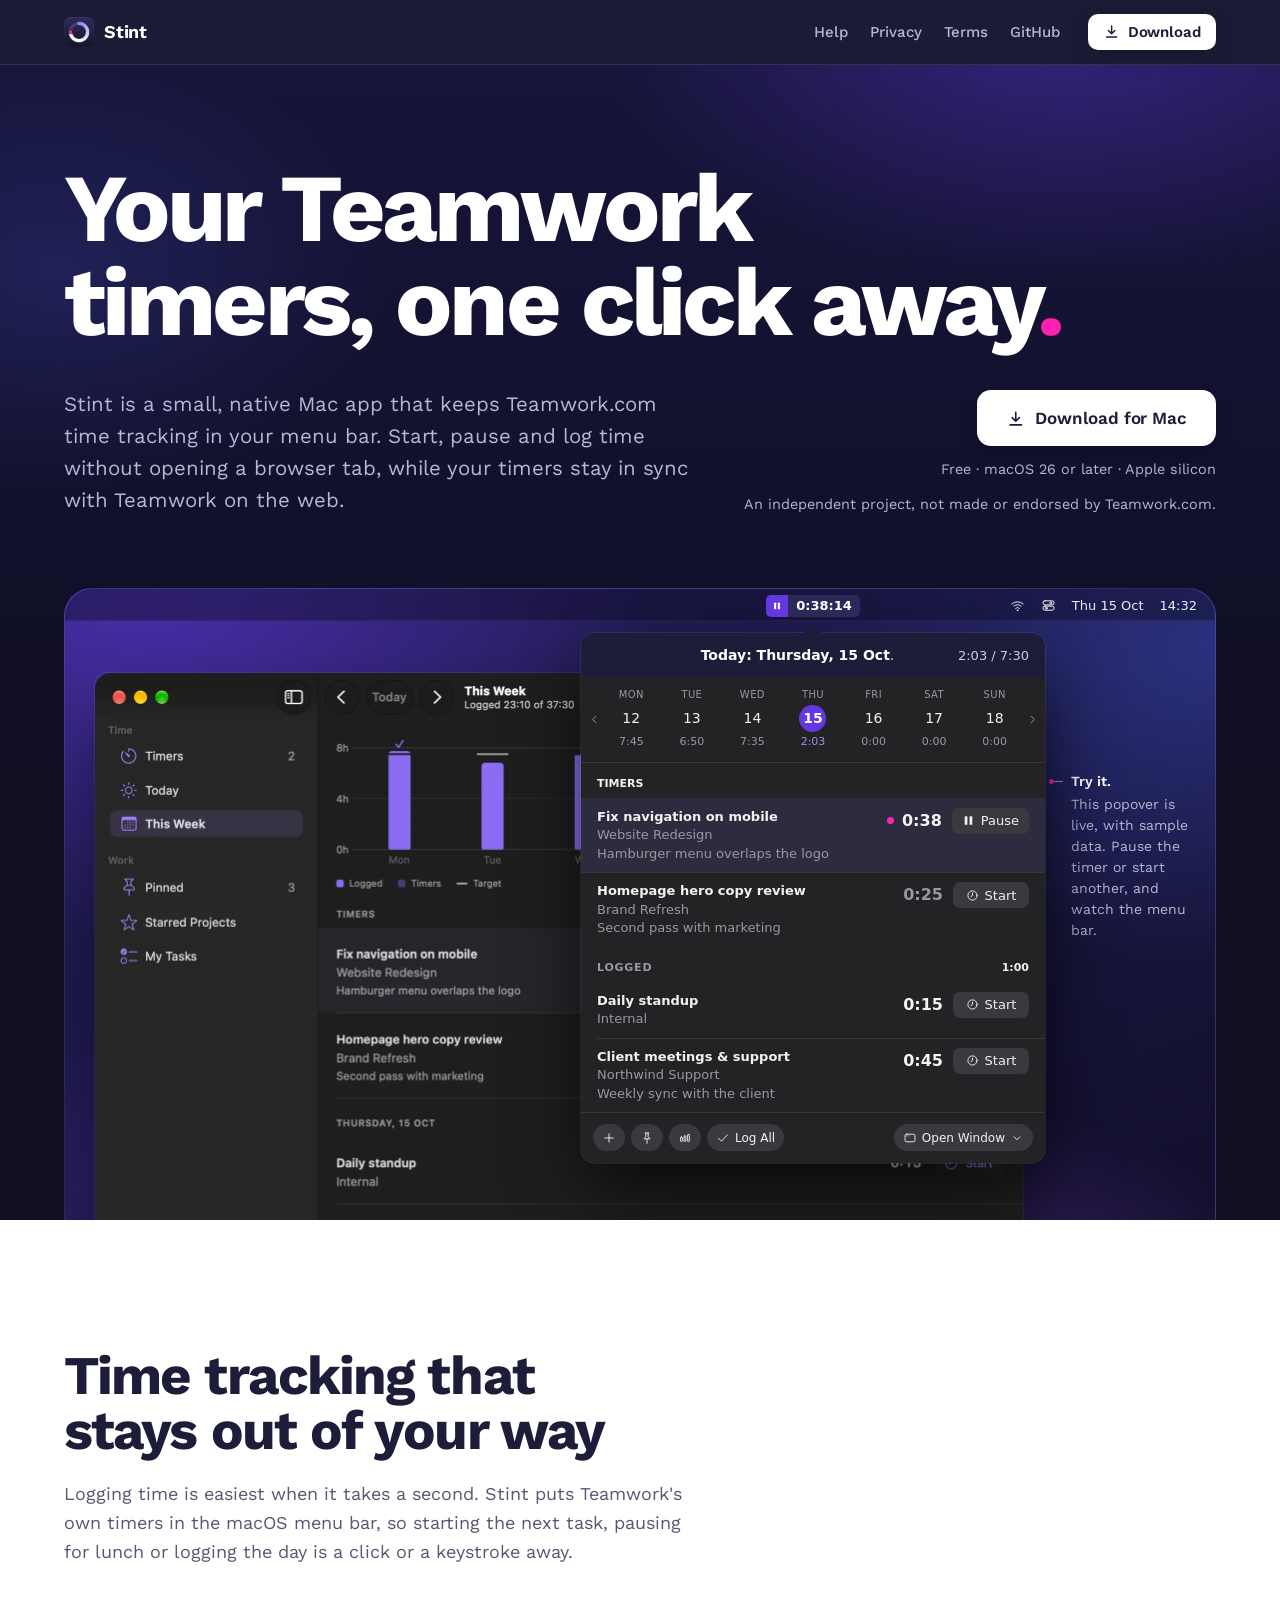
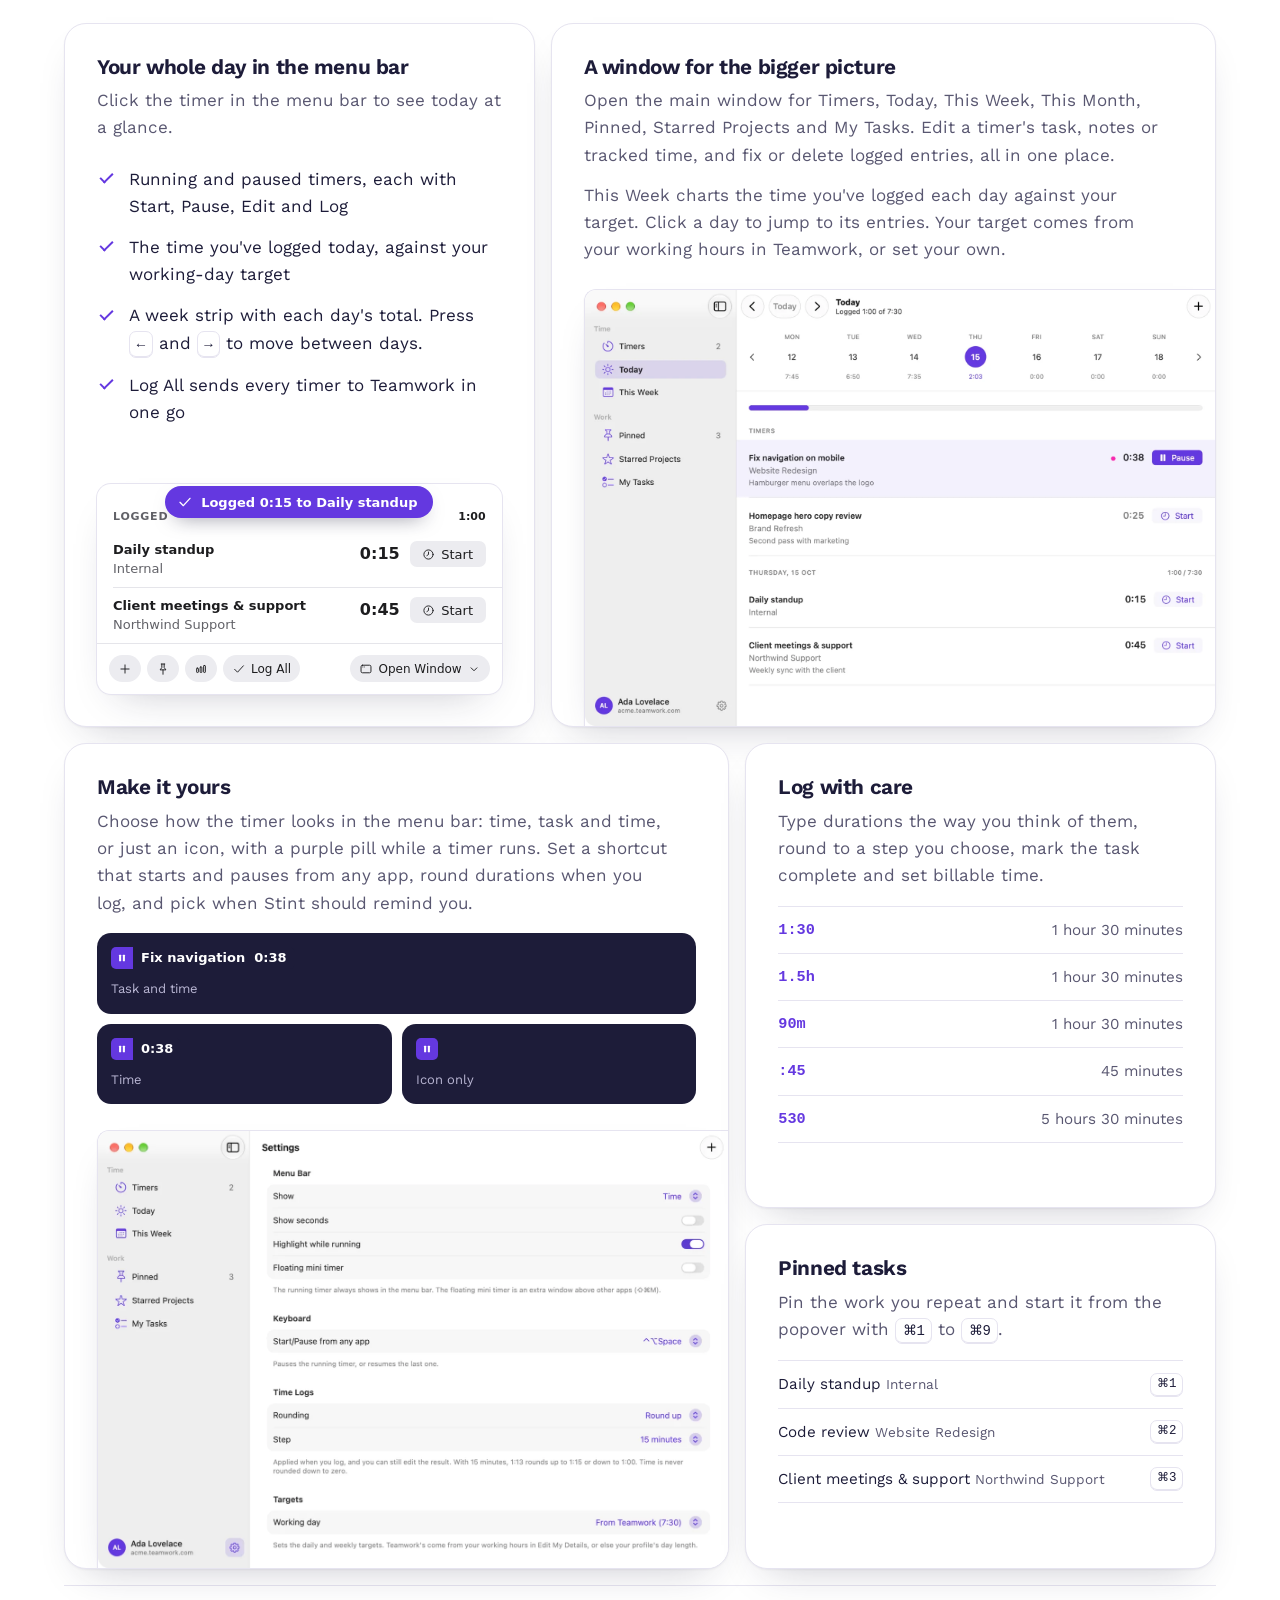
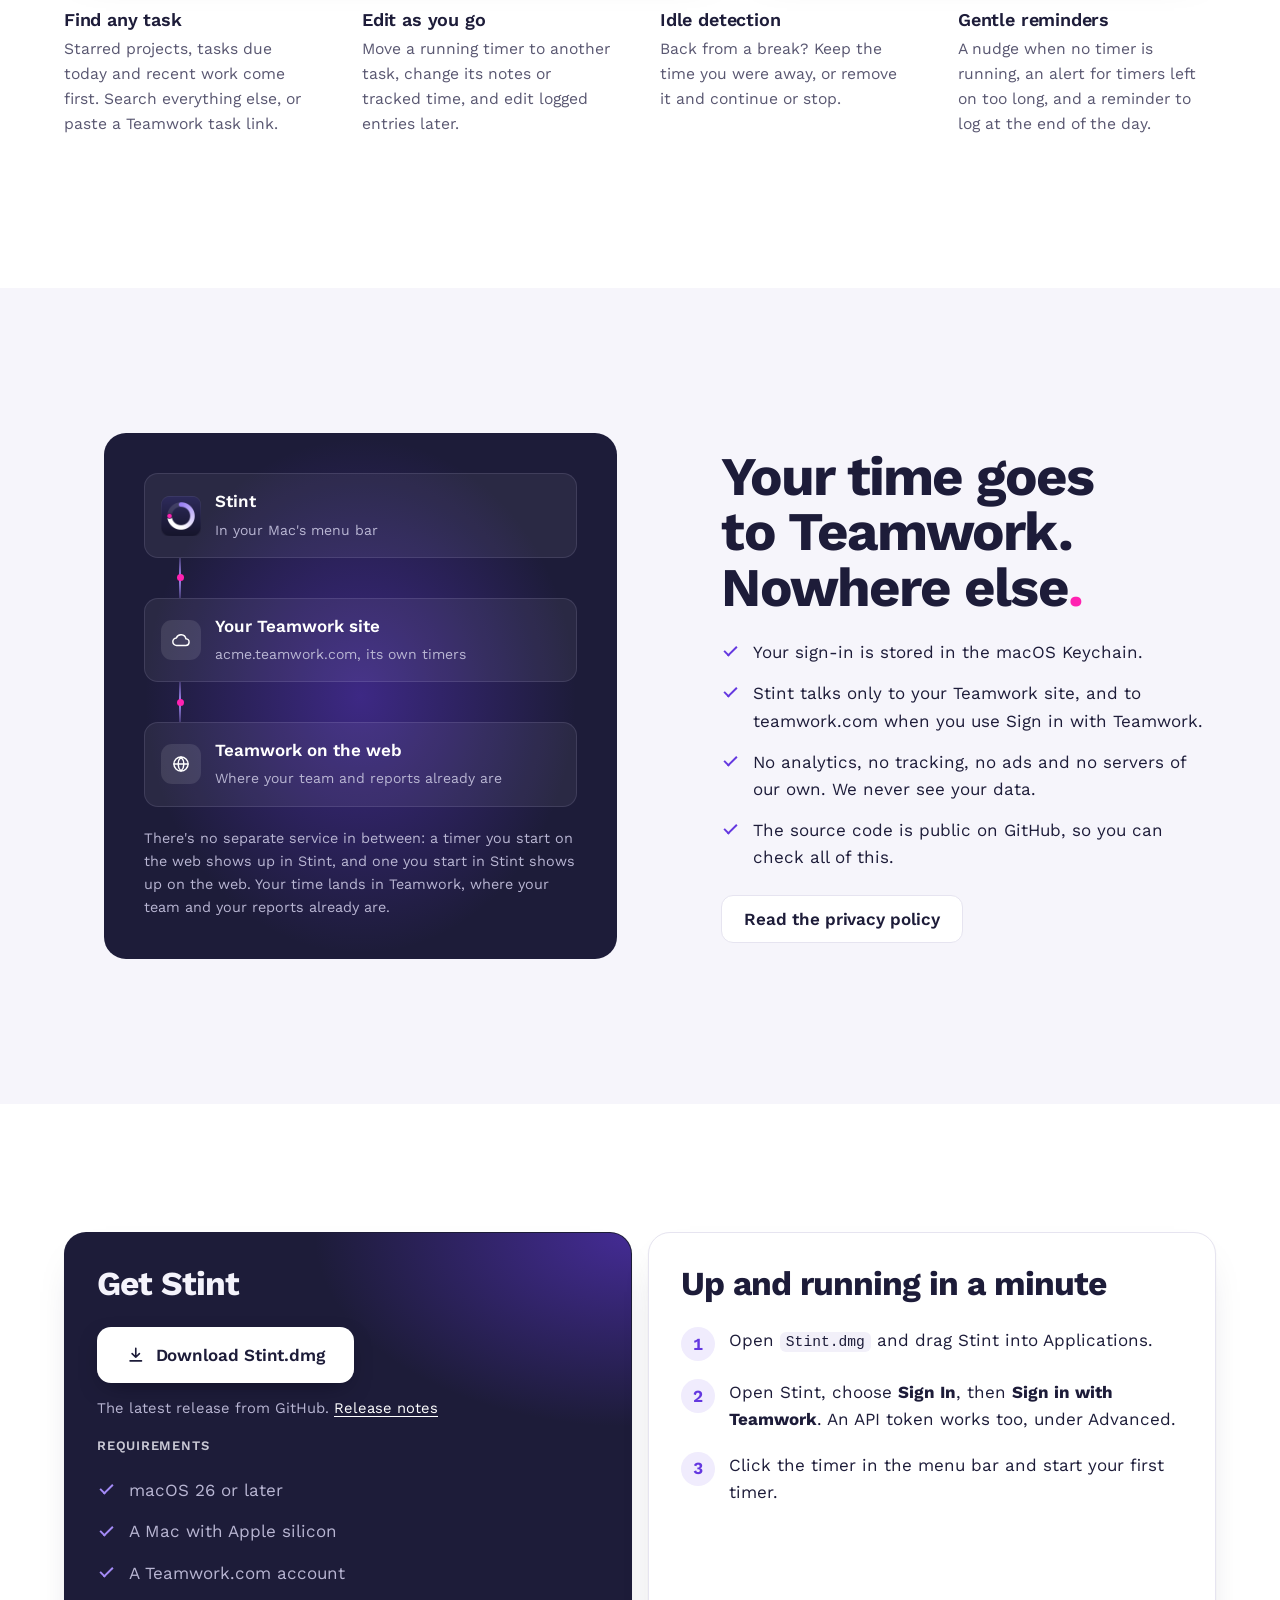
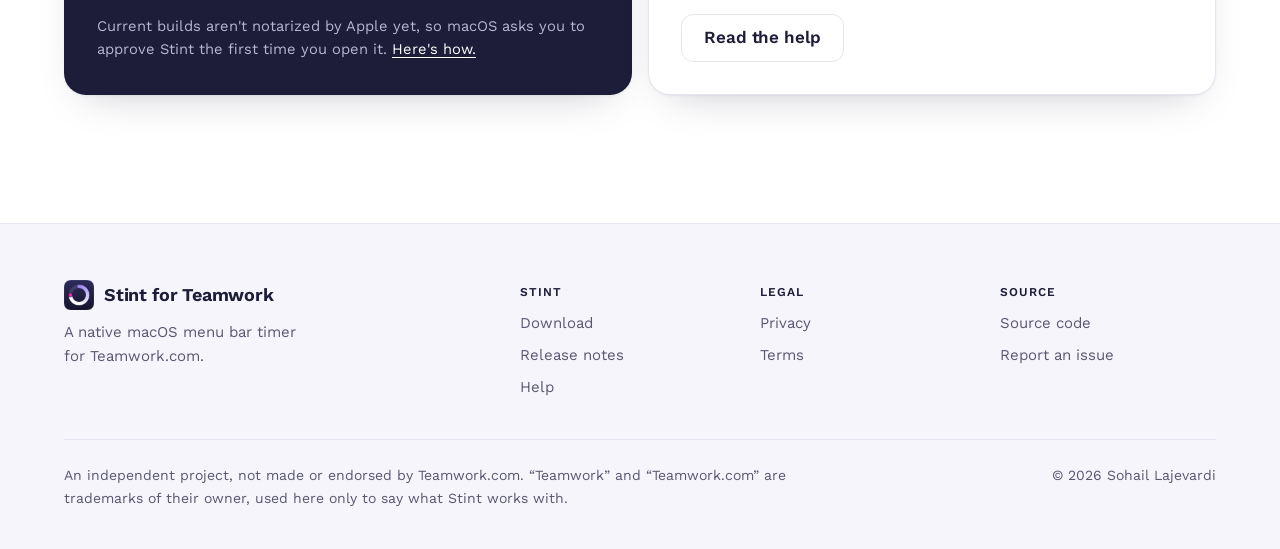
<file: docs/index.html>
<!doctype html>
<html lang="en">
<head>
<meta charset="utf-8">
<meta name="viewport" content="width=device-width, initial-scale=1">
<title>Stint: a native Mac menu bar timer for Teamwork.com</title>
<meta name="description" content="Stint keeps your Teamwork.com timers in the macOS menu bar. Start, pause and log time in a click, in sync with Teamwork on the web. Free, native, for Apple silicon.">
<link rel="canonical" href="https://doxigo.github.io/stint/">
<meta name="theme-color" content="#13122e">
<meta property="og:type" content="website">
<meta property="og:title" content="Stint for Teamwork.com">
<meta property="og:description" content="A native macOS menu bar timer for Teamwork.com. Start, pause and log time in a click.">
<meta property="og:url" content="https://doxigo.github.io/stint/">
<meta property="og:image" content="https://doxigo.github.io/stint/screenshots/hero.png">
<meta name="twitter:card" content="summary_large_image">
<link rel="icon" href="assets/icon.png" type="image/png">
<link rel="apple-touch-icon" href="assets/icon.png">
<link rel="preload" href="assets/work-sans.woff2" as="font" type="font/woff2" crossorigin>
<link rel="stylesheet" href="assets/site.css">
<script>document.documentElement.classList.add("js")</script>
<script src="assets/demo.js" defer></script>
</head>
<body>
<svg width="0" height="0" style="position:absolute" aria-hidden="true">
  <symbol id="i-download" viewBox="0 0 24 24"><path d="M12 4v11m0 0-4.5-4.5M12 15l4.5-4.5M5 19.5h14"/></symbol>
  <symbol id="i-play" viewBox="0 0 24 24"><path d="M7 4.8v14.4a1 1 0 0 0 1.5.86l12-7.2a1 1 0 0 0 0-1.72l-12-7.2A1 1 0 0 0 7 4.8Z"/></symbol>
  <symbol id="i-pause" viewBox="0 0 24 24"><rect x="5" y="4" width="5" height="16" rx="1.2"/><rect x="14" y="4" width="5" height="16" rx="1.2"/></symbol>
  <symbol id="i-start" viewBox="0 0 24 24"><circle cx="12" cy="12" r="8.5"/><path d="M12 7.5V12l-3 2"/></symbol>
  <symbol id="i-plus" viewBox="0 0 24 24"><path d="M12 5v14M5 12h14"/></symbol>
  <symbol id="i-pin" viewBox="0 0 24 24"><path d="M9 3.5h6M10 3.5v6l-3 4h10l-3-4v-6M12 13.5V21"/></symbol>
  <symbol id="i-chart" viewBox="0 0 24 24"><rect x="4.5" y="10.5" width="3" height="7.5" rx="1"/><rect x="10.5" y="8.5" width="3" height="9.5" rx="1"/><rect x="16.5" y="6" width="3" height="12" rx="1"/></symbol>
  <symbol id="i-check" viewBox="0 0 24 24"><path d="m4.5 12.5 5 5 10-11"/></symbol>
  <symbol id="i-window" viewBox="0 0 24 24"><rect x="3.5" y="5.5" width="17" height="13" rx="2.5"/><path d="M6.5 8.5h.01M9 8.5h.01"/></symbol>
  <symbol id="i-down" viewBox="0 0 24 24"><path d="m7 10 5 5 5-5"/></symbol>
  <symbol id="i-left" viewBox="0 0 24 24"><path d="m14.5 6-6 6 6 6"/></symbol>
  <symbol id="i-right" viewBox="0 0 24 24"><path d="m9.5 6 6 6-6 6"/></symbol>
  <symbol id="i-wifi" viewBox="0 0 24 24"><path d="M3 9.5a13 13 0 0 1 18 0M6 13a8.5 8.5 0 0 1 12 0M9 16.5a4 4 0 0 1 6 0"/><circle cx="12" cy="19.5" r=".7"/></symbol>
  <symbol id="i-toggles" viewBox="0 0 24 24"><rect x="3" y="4.5" width="18" height="6.5" rx="3.25"/><rect x="3" y="13" width="18" height="6.5" rx="3.25"/><circle cx="15.5" cy="7.75" r="1.6"/><circle cx="8.5" cy="16.25" r="1.6"/></symbol>
  <symbol id="i-pointer" viewBox="0 0 24 24"><path d="M6 3.5 18.5 13l-5.6.9 3.3 6.3-2.4 1.2-3.3-6.3L6 19Z"/></symbol>
  <symbol id="i-cloud" viewBox="0 0 24 24"><path d="M7 18.5h10.5a4 4 0 0 0 .4-8 6 6 0 0 0-11.5-1A4.5 4.5 0 0 0 7 18.5Z"/></symbol>
  <symbol id="i-globe" viewBox="0 0 24 24"><circle cx="12" cy="12" r="8.5"/><path d="M3.5 12h17M12 3.5c2.5 2.6 3.5 5.4 3.5 8.5s-1 5.9-3.5 8.5c-2.5-2.6-3.5-5.4-3.5-8.5s1-5.9 3.5-8.5Z"/></symbol>
</svg>

<a class="skip" href="#main">Skip to content</a>
<header class="site-header">
  <div class="wrap bar">
    <a class="brand" href="./"><img src="assets/icon.png" alt="" width="30" height="30">Stint</a>
    <nav aria-label="Site">
      <a href="help/">Help</a>
      <a href="privacy/">Privacy</a>
      <a href="terms/">Terms</a>
      <a href="https://github.com/doxigo/stint">GitHub</a>
    </nav>
    <a class="button light get-pill" href="https://github.com/doxigo/stint/releases/latest/download/Stint.dmg"><svg class="i" aria-hidden="true"><use href="#i-download"/></svg>Download</a>
  </div>
</header>

<main id="main">
  <section class="hero" aria-labelledby="hero-title">
    <div class="wrap">
      <h1 id="hero-title" class="rise">Your Teamwork timers, one click away<span class="dot">.</span></h1>
      <div class="hero-row rise">
        <p class="lede">Stint is a small, native Mac app that keeps Teamwork.com time tracking in your menu bar. Start, pause and log time without opening a browser tab, while your timers stay in sync with Teamwork on the web.</p>
        <div class="cta">
          <a class="button light big" href="https://github.com/doxigo/stint/releases/latest/download/Stint.dmg"><svg class="i" aria-hidden="true"><use href="#i-download"/></svg>Download for Mac</a>
          <p class="meta">Free · macOS 26 or later · Apple silicon</p>
          <p class="meta">An independent project, not made or endorsed by Teamwork.com.</p>
        </div>
      </div>

      <div class="stage rise" data-demo role="group" aria-label="Live demo of Stint with sample data">
        <div class="menubar" aria-hidden="true"></div>
        <div class="mb-item">
          <button class="badge" type="button" aria-expanded="true" aria-controls="demo-pop" aria-label="Stint, running, 38 minutes. Show or hide the popover." data-badge>
            <span class="seg"><svg class="i" aria-hidden="true"><use href="#i-pause" data-badge-glyph/></svg></span><span class="time" data-badge-time>0:38:12</span>
          </button>
        </div>
        <div class="mb-tail" aria-hidden="true">
          <svg class="i wide"><use href="#i-wifi"/></svg>
          <svg class="i"><use href="#i-toggles"/></svg>
          <span class="wide">Thu 15 Oct</span><span data-clock>14:32</span>
        </div>

        <p class="demo-hint"><b>Try it.</b>This popover is live, with sample data. Pause the timer or start another, and watch the menu bar.</p>

        <img class="stage-window" src="assets/window-week.webp" width="1860" height="1287" fetchpriority="high"
             alt="Stint's main window in Dark Mode on This Week, with a bar chart of logged time per day against the target">

        <div class="pop" id="demo-pop" data-pop>
          <div class="pop-head"><b>Today: Thursday, 15 Oct<span class="dot">.</span></b><span><span data-total>2:03</span> / 7:30</span></div>
          <ol class="pop-week" aria-label="This week's logged time">
            <li class="chev" aria-hidden="true"><svg class="i"><use href="#i-left"/></svg></li>
            <li><small>MON</small><b>12</b><span>7:45</span></li>
            <li><small>TUE</small><b>13</b><span>6:50</span></li>
            <li><small>WED</small><b>14</b><span>7:35</span></li>
            <li class="is-today" aria-current="date"><small>THU</small><b>15</b><span data-total>2:03</span></li>
            <li><small>FRI</small><b>16</b><span>0:00</span></li>
            <li><small>SAT</small><b>17</b><span>0:00</span></li>
            <li><small>SUN</small><b>18</b><span>0:00</span></li>
            <li class="chev" aria-hidden="true"><svg class="i"><use href="#i-right"/></svg></li>
          </ol>
          <div class="pop-sec"><span>Timers</span></div>
          <ul class="pop-list" data-timers>
            <li class="row is-running" data-seconds="2292" data-task="Fix navigation on mobile">
              <div class="row-text"><b>Fix navigation on mobile</b><span>Website Redesign</span><span>Hamburger menu overlaps the logo</span></div>
              <span class="row-time">0:38</span>
              <button class="row-btn" type="button"><svg class="i fill" aria-hidden="true"><use href="#i-pause"/></svg><span>Pause</span></button>
            </li>
            <li class="row is-paused" data-seconds="1500" data-task="Homepage hero copy review">
              <div class="row-text"><b>Homepage hero copy review</b><span>Brand Refresh</span><span>Second pass with marketing</span></div>
              <span class="row-time">0:25</span>
              <button class="row-btn" type="button"><svg class="i" aria-hidden="true"><use href="#i-start"/></svg><span>Start</span></button>
            </li>
          </ul>
          <div class="pop-sec"><span>Logged</span><span>1:00</span></div>
          <ul class="pop-list">
            <li class="row" data-seconds="900" data-task="Daily standup" data-logged>
              <div class="row-text"><b>Daily standup</b><span>Internal</span></div>
              <span class="row-time">0:15</span>
              <button class="row-btn" type="button"><svg class="i" aria-hidden="true"><use href="#i-start"/></svg><span>Start</span></button>
            </li>
            <li class="row" data-seconds="2700" data-task="Client meetings &amp; support" data-logged>
              <div class="row-text"><b>Client meetings &amp; support</b><span>Northwind Support</span><span>Weekly sync with the client</span></div>
              <span class="row-time">0:45</span>
              <button class="row-btn" type="button"><svg class="i" aria-hidden="true"><use href="#i-start"/></svg><span>Start</span></button>
            </li>
          </ul>
          <div class="pop-foot" aria-hidden="true">
            <span><svg class="i"><use href="#i-plus"/></svg></span>
            <span><svg class="i"><use href="#i-pin"/></svg></span>
            <span><svg class="i"><use href="#i-chart"/></svg></span>
            <span><svg class="i"><use href="#i-check"/></svg>Log All</span>
            <span><svg class="i"><use href="#i-window"/></svg>Open Window <svg class="i"><use href="#i-down"/></svg></span>
          </div>
        </div>
      </div>
    </div>
  </section>

  <section class="section" aria-labelledby="features-title">
    <div class="wrap">
      <div class="section-head">
        <h2 id="features-title">Time tracking that stays out of your way</h2>
        <p>Logging time is easiest when it takes a second. Stint puts Teamwork's own timers in the macOS menu bar, so starting the next task, pausing for lunch or logging the day is a click or a keystroke away.</p>
      </div>

      <div class="bento">
        <article class="panel span-5">
          <h3>Your whole day in the menu bar</h3>
          <p>Click the timer in the menu bar to see today at a glance.</p>
          <ul class="checks">
            <li>Running and paused timers, each with Start, Pause, Edit and Log</li>
            <li>The time you've logged today, against your working-day target</li>
            <li>A week strip with each day's total. Press <kbd>←</kbd> and <kbd>→</kbd> to move between days.</li>
            <li>Log All sends every timer to Teamwork in one go</li>
          </ul>
          <div class="pop mini" aria-hidden="true">
            <div class="toast-wrap"><p class="toast"><svg class="i"><use href="#i-check"/></svg>Logged 0:15 to Daily standup</p></div>
            <div class="pop-sec"><span>Logged</span><span>1:00</span></div>
            <ul class="pop-list">
              <li class="row"><div class="row-text"><b>Daily standup</b><span>Internal</span></div><span class="row-time">0:15</span><span class="row-btn"><svg class="i"><use href="#i-start"/></svg><span>Start</span></span></li>
              <li class="row"><div class="row-text"><b>Client meetings &amp; support</b><span>Northwind Support</span></div><span class="row-time">0:45</span><span class="row-btn"><svg class="i"><use href="#i-start"/></svg><span>Start</span></span></li>
            </ul>
            <div class="pop-foot">
              <span><svg class="i"><use href="#i-plus"/></svg></span>
              <span><svg class="i"><use href="#i-pin"/></svg></span>
              <span><svg class="i"><use href="#i-chart"/></svg></span>
              <span><svg class="i"><use href="#i-check"/></svg>Log All</span>
              <span><svg class="i"><use href="#i-window"/></svg>Open Window <svg class="i"><use href="#i-down"/></svg></span>
            </div>
          </div>
        </article>

        <article class="panel span-7">
          <h3>A window for the bigger picture</h3>
          <p>Open the main window for Timers, Today, This Week, This Month, Pinned, Starred Projects and My Tasks. Edit a timer's task, notes or tracked time, and fix or delete logged entries, all in one place.</p>
          <p>This Week charts the time you've logged each day against your target. Click a day to jump to its entries. Your target comes from your working hours in Teamwork, or set your own.</p>
          <div class="shot-bleed top"><picture><source media="(prefers-color-scheme: dark)" srcset="assets/window-today-dark.webp"><img src="assets/window-today.webp" width="1640" height="1135" loading="lazy" alt="The Today page in the main window, listing timers and the day's logged entries"></picture></div>
        </article>

        <article class="panel span-7 tall">
          <h3>Make it yours</h3>
          <p>Choose how the timer looks in the menu bar: time, task and time, or just an icon, with a purple pill while a timer runs. Set a shortcut that starts and pauses from any app, round durations when you log, and pick when Stint should remind you.</p>
          <ul class="styles art" aria-label="Menu bar styles while a timer runs">
            <li><span class="badge"><span class="seg"><svg class="i" aria-hidden="true"><use href="#i-pause"/></svg></span><span class="time">Fix navigation&nbsp;&nbsp;0:38</span></span><small>Task and time</small></li>
            <li><span class="badge"><span class="seg"><svg class="i" aria-hidden="true"><use href="#i-pause"/></svg></span><span class="time">0:38</span></span><small>Time</small></li>
            <li><span class="badge"><span class="seg"><svg class="i" aria-hidden="true"><use href="#i-pause"/></svg></span></span><small>Icon only</small></li>
          </ul>
          <div class="shot-bleed top"><picture><source media="(prefers-color-scheme: dark)" srcset="assets/window-settings-dark.webp"><img src="assets/window-settings.webp" width="1400" height="969" loading="lazy" alt="Settings: menu bar style, keyboard shortcut, rounding and working-day target"></picture></div>
        </article>

        <article class="panel span-5">
          <h3>Log with care</h3>
          <p>Type durations the way you think of them, round to a step you choose, mark the task complete and set billable time.</p>
          <ul class="durations art" aria-label="Duration formats">
            <li><code>1:30</code><span>1 hour 30 minutes</span></li>
            <li><code>1.5h</code><span>1 hour 30 minutes</span></li>
            <li><code>90m</code><span>1 hour 30 minutes</span></li>
            <li><code>:45</code><span>45 minutes</span></li>
            <li><code>530</code><span>5 hours 30 minutes</span></li>
          </ul>
        </article>

        <article class="panel span-5">
          <h3>Pinned tasks</h3>
          <p>Pin the work you repeat and start it from the popover with <kbd>⌘1</kbd> to <kbd>⌘9</kbd>.</p>
          <ul class="pins art" aria-label="Pinned tasks, sample data">
            <li><span>Daily standup <small>Internal</small></span><kbd>⌘1</kbd></li>
            <li><span>Code review <small>Website Redesign</small></span><kbd>⌘2</kbd></li>
            <li><span>Client meetings &amp; support <small>Northwind Support</small></span><kbd>⌘3</kbd></li>
          </ul>
        </article>
      </div>

      <div class="extras">
        <div><h3>Find any task</h3><p>Starred projects, tasks due today and recent work come first. Search everything else, or paste a Teamwork task link.</p></div>
        <div><h3>Edit as you go</h3><p>Move a running timer to another task, change its notes or tracked time, and edit logged entries later.</p></div>
        <div><h3>Idle detection</h3><p>Back from a break? Keep the time you were away, or remove it and continue or stop.</p></div>
        <div><h3>Gentle reminders</h3><p>A nudge when no timer is running, an alert for timers left on too long, and a reminder to log at the end of the day.</p></div>
      </div>
    </div>
  </section>

  <section class="section alt" aria-labelledby="trust-title">
    <div class="wrap trust">
      <figure class="sync">
        <div class="node"><img src="assets/icon.png" alt="" width="40" height="40"><div><b>Stint</b><small>In your Mac's menu bar</small></div></div>
        <div class="wire" aria-hidden="true"></div>
        <div class="node"><span class="glyph"><svg class="i" aria-hidden="true"><use href="#i-cloud"/></svg></span><div><b>Your Teamwork site</b><small>acme.teamwork.com, its own timers</small></div></div>
        <div class="wire up" aria-hidden="true"></div>
        <div class="node"><span class="glyph"><svg class="i" aria-hidden="true"><use href="#i-globe"/></svg></span><div><b>Teamwork on the web</b><small>Where your team and reports already are</small></div></div>
        <figcaption>There's no separate service in between: a timer you start on the web shows up in Stint, and one you start in Stint shows up on the web. Your time lands in Teamwork, where your team and your reports already are.</figcaption>
      </figure>
      <div>
        <h2 id="trust-title" class="display">Your time goes to Teamwork. Nowhere else<span class="dot">.</span></h2>
        <ul class="checks">
          <li>Your sign-in is stored in the macOS Keychain.</li>
          <li>Stint talks only to your Teamwork site, and to teamwork.com when you use Sign in with Teamwork.</li>
          <li>No analytics, no tracking, no ads and no servers of our own. We never see your data.</li>
          <li>The source code is public on GitHub, so you can check all of this.</li>
        </ul>
        <a class="button quiet" href="privacy/">Read the privacy policy</a>
      </div>
    </div>
  </section>

  <section class="section" id="download" aria-labelledby="get-title">
    <div class="wrap get">
      <div class="panel featured">
        <h2 id="get-title">Get Stint</h2>
        <a class="button light big" href="https://github.com/doxigo/stint/releases/latest/download/Stint.dmg"><svg class="i" aria-hidden="true"><use href="#i-download"/></svg>Download Stint.dmg</a>
        <p class="small">The latest release from GitHub. <a href="https://github.com/doxigo/stint/releases/latest">Release notes</a></p>
        <h3 class="label">Requirements</h3>
        <ul class="checks">
          <li>macOS 26 or later</li>
          <li>A Mac with Apple silicon</li>
          <li>A Teamwork.com account</li>
        </ul>
        <p class="small">Current builds aren't notarized by Apple yet, so macOS asks you to approve Stint the first time you open it. <a href="help/#unsigned">Here's how.</a></p>
      </div>
      <div class="panel">
        <h2>Up and running in a minute</h2>
        <ol class="steps">
          <li><span>Open <code>Stint.dmg</code> and drag Stint into Applications.</span></li>
          <li><span>Open Stint, choose <strong>Sign In</strong>, then <strong>Sign in with Teamwork</strong>. An API token works too, under Advanced.</span></li>
          <li><span>Click the timer in the menu bar and start your first timer.</span></li>
        </ol>
        <a class="button quiet" href="help/">Read the help</a>
      </div>
    </div>
  </section>
</main>

<footer class="site-footer">
  <div class="wrap">
    <div class="foot-grid">
      <div class="foot-brand">
        <a class="brand" href="./"><img src="assets/icon.png" alt="" width="30" height="30">Stint for Teamwork</a>
        <p>A native macOS menu bar timer for Teamwork.com.</p>
      </div>
      <nav aria-labelledby="f-app"><h2 id="f-app">Stint</h2><ul>
        <li><a href="https://github.com/doxigo/stint/releases/latest/download/Stint.dmg">Download</a></li>
        <li><a href="https://github.com/doxigo/stint/releases/latest">Release notes</a></li>
        <li><a href="help/">Help</a></li>
      </ul></nav>
      <nav aria-labelledby="f-legal"><h2 id="f-legal">Legal</h2><ul>
        <li><a href="privacy/">Privacy</a></li>
        <li><a href="terms/">Terms</a></li>
      </ul></nav>
      <nav aria-labelledby="f-src"><h2 id="f-src">Source</h2><ul>
        <li><a href="https://github.com/doxigo/stint">Source code</a></li>
        <li><a href="https://github.com/doxigo/stint/issues">Report an issue</a></li>
      </ul></nav>
    </div>
    <div class="foot-legal">
      <p>An independent project, not made or endorsed by Teamwork.com. “Teamwork” and “Teamwork.com” are trademarks of their owner, used here only to say what Stint works with.</p>
      <p>© 2026 Sohail Lajevardi</p>
    </div>
  </div>
</footer>
</body>
</html>
</file>
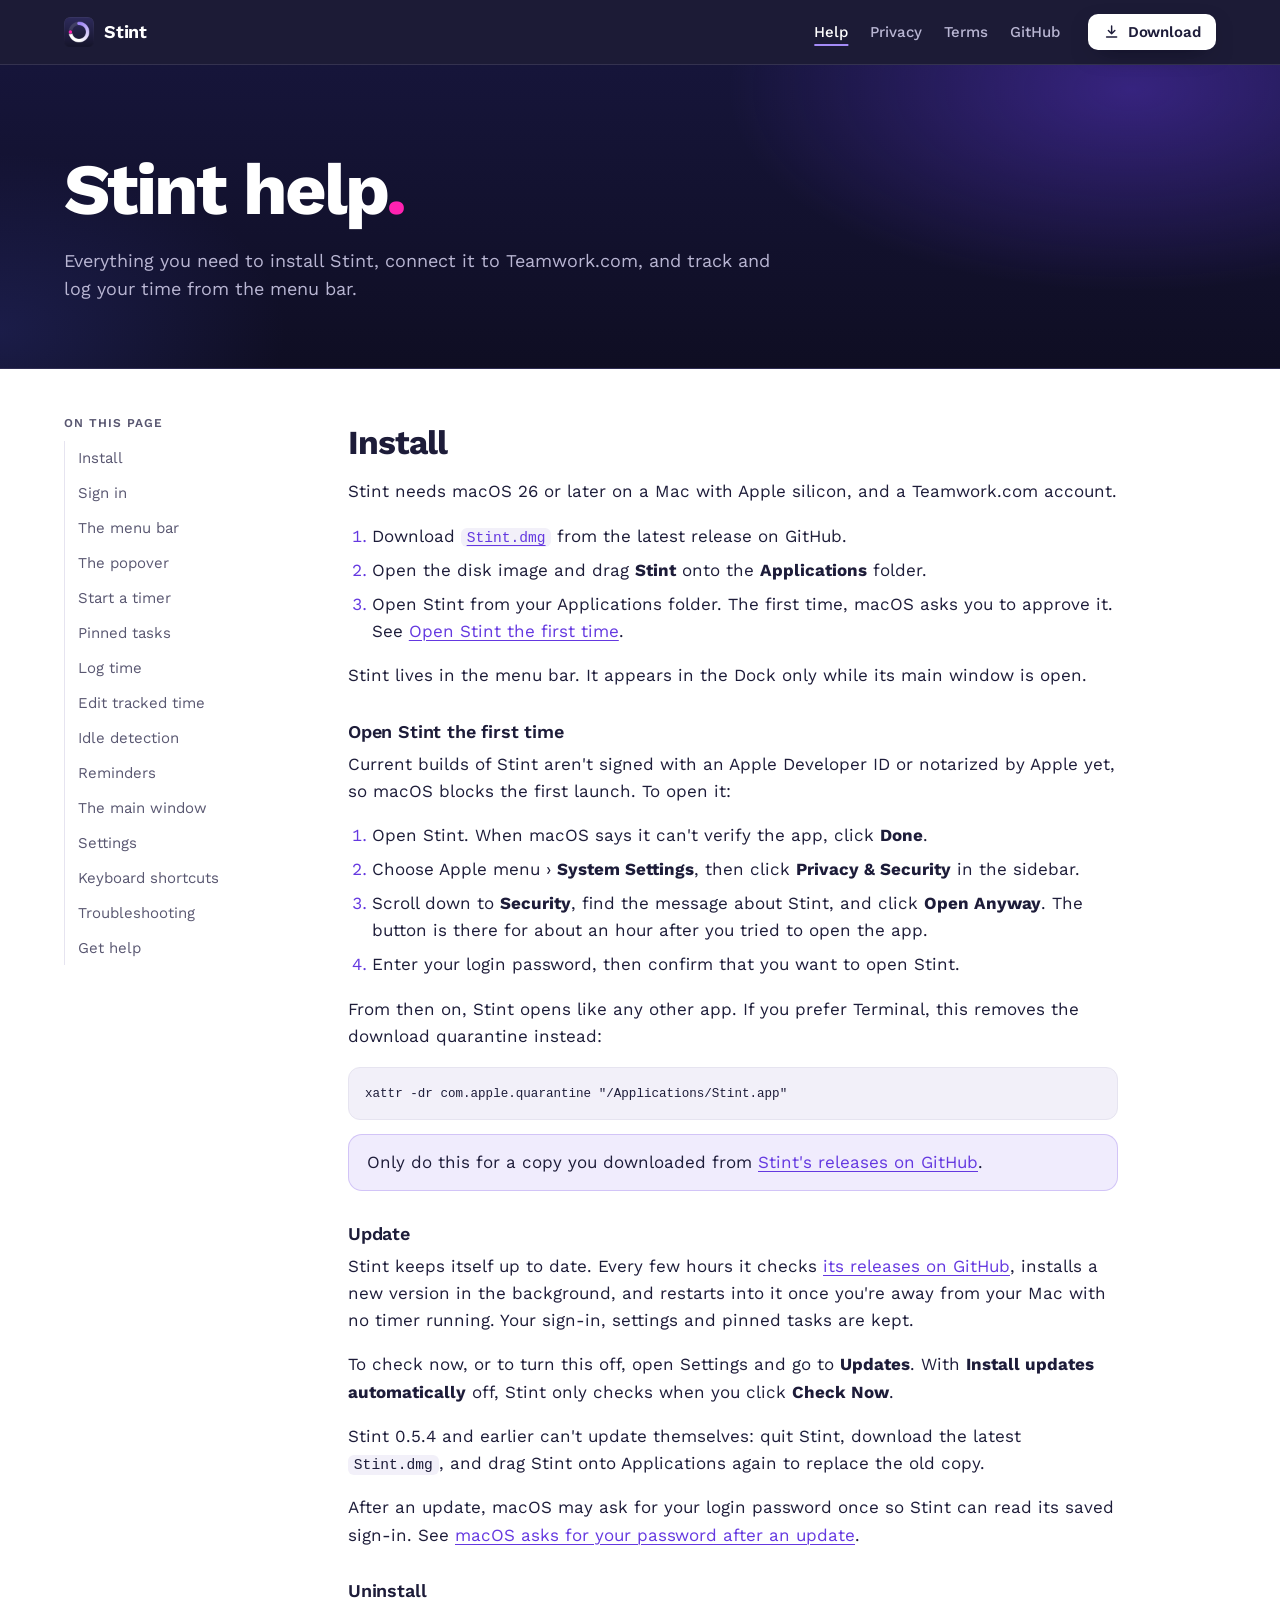
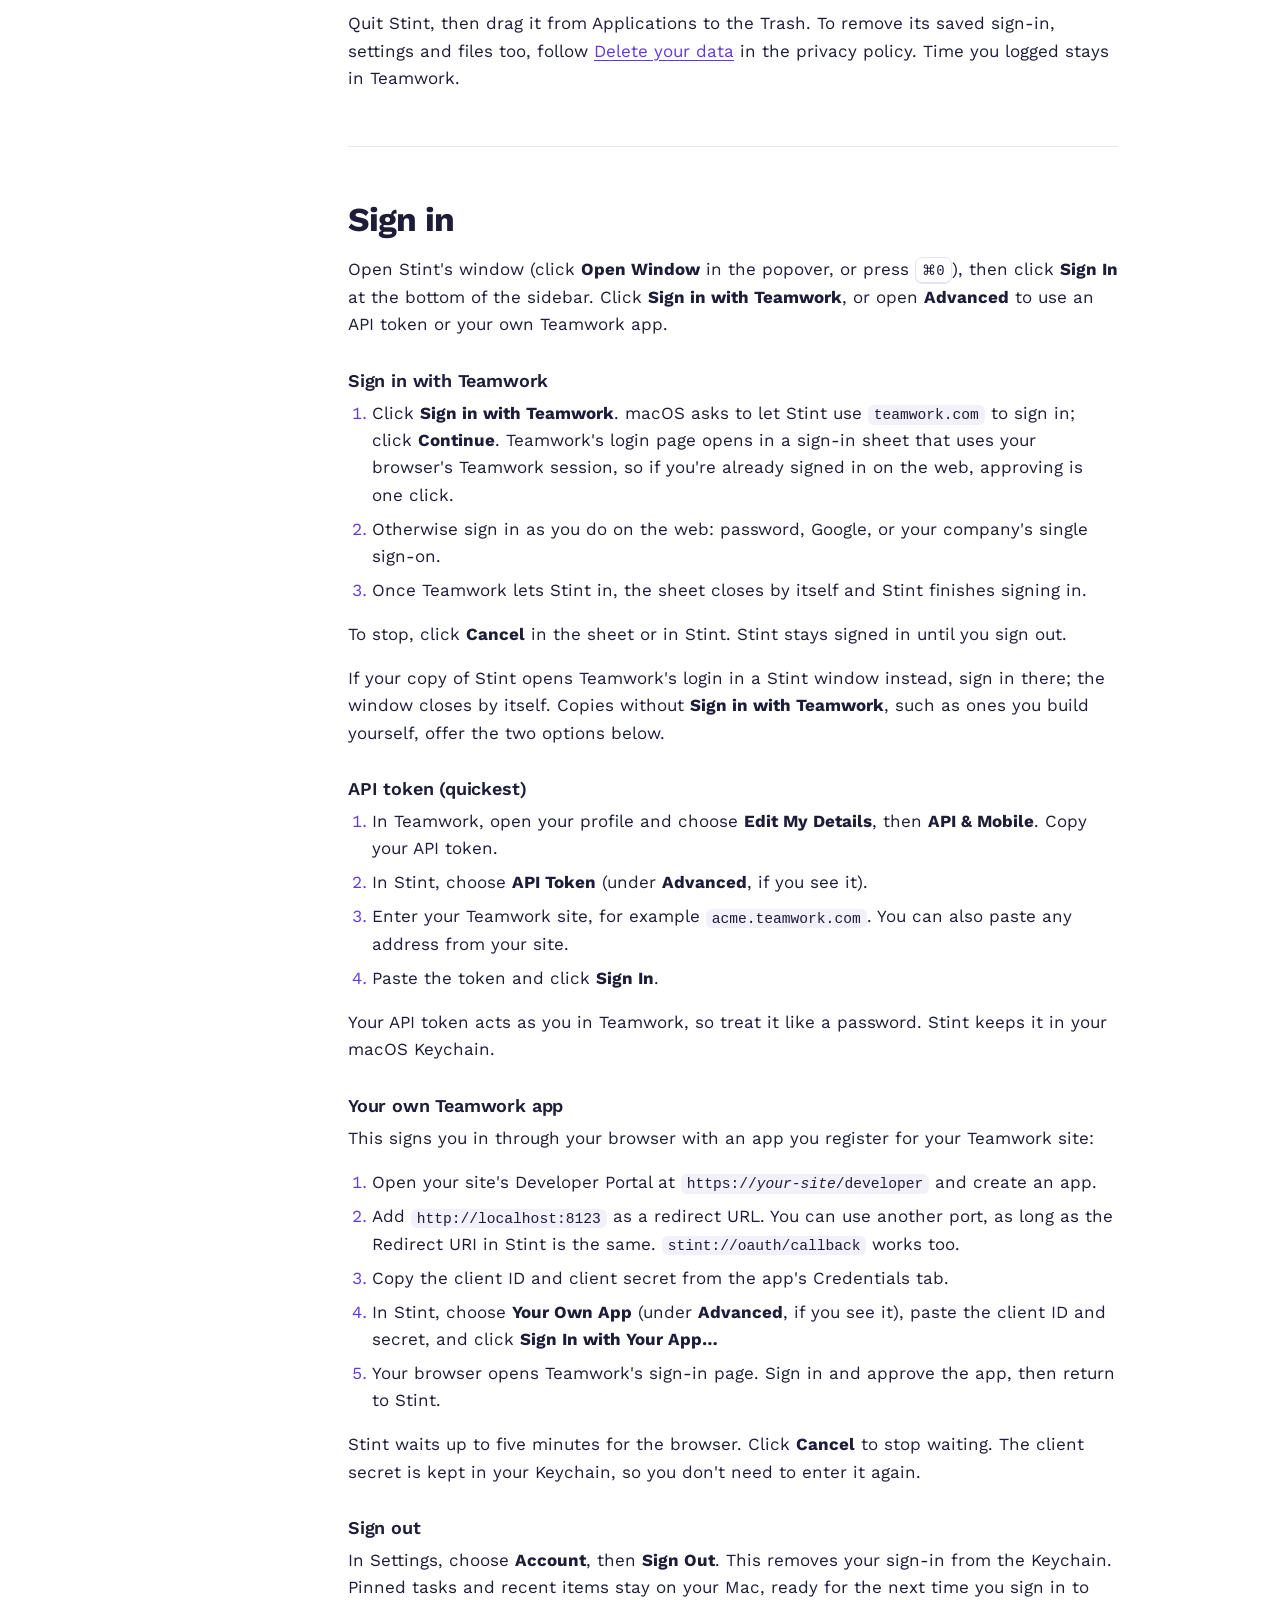
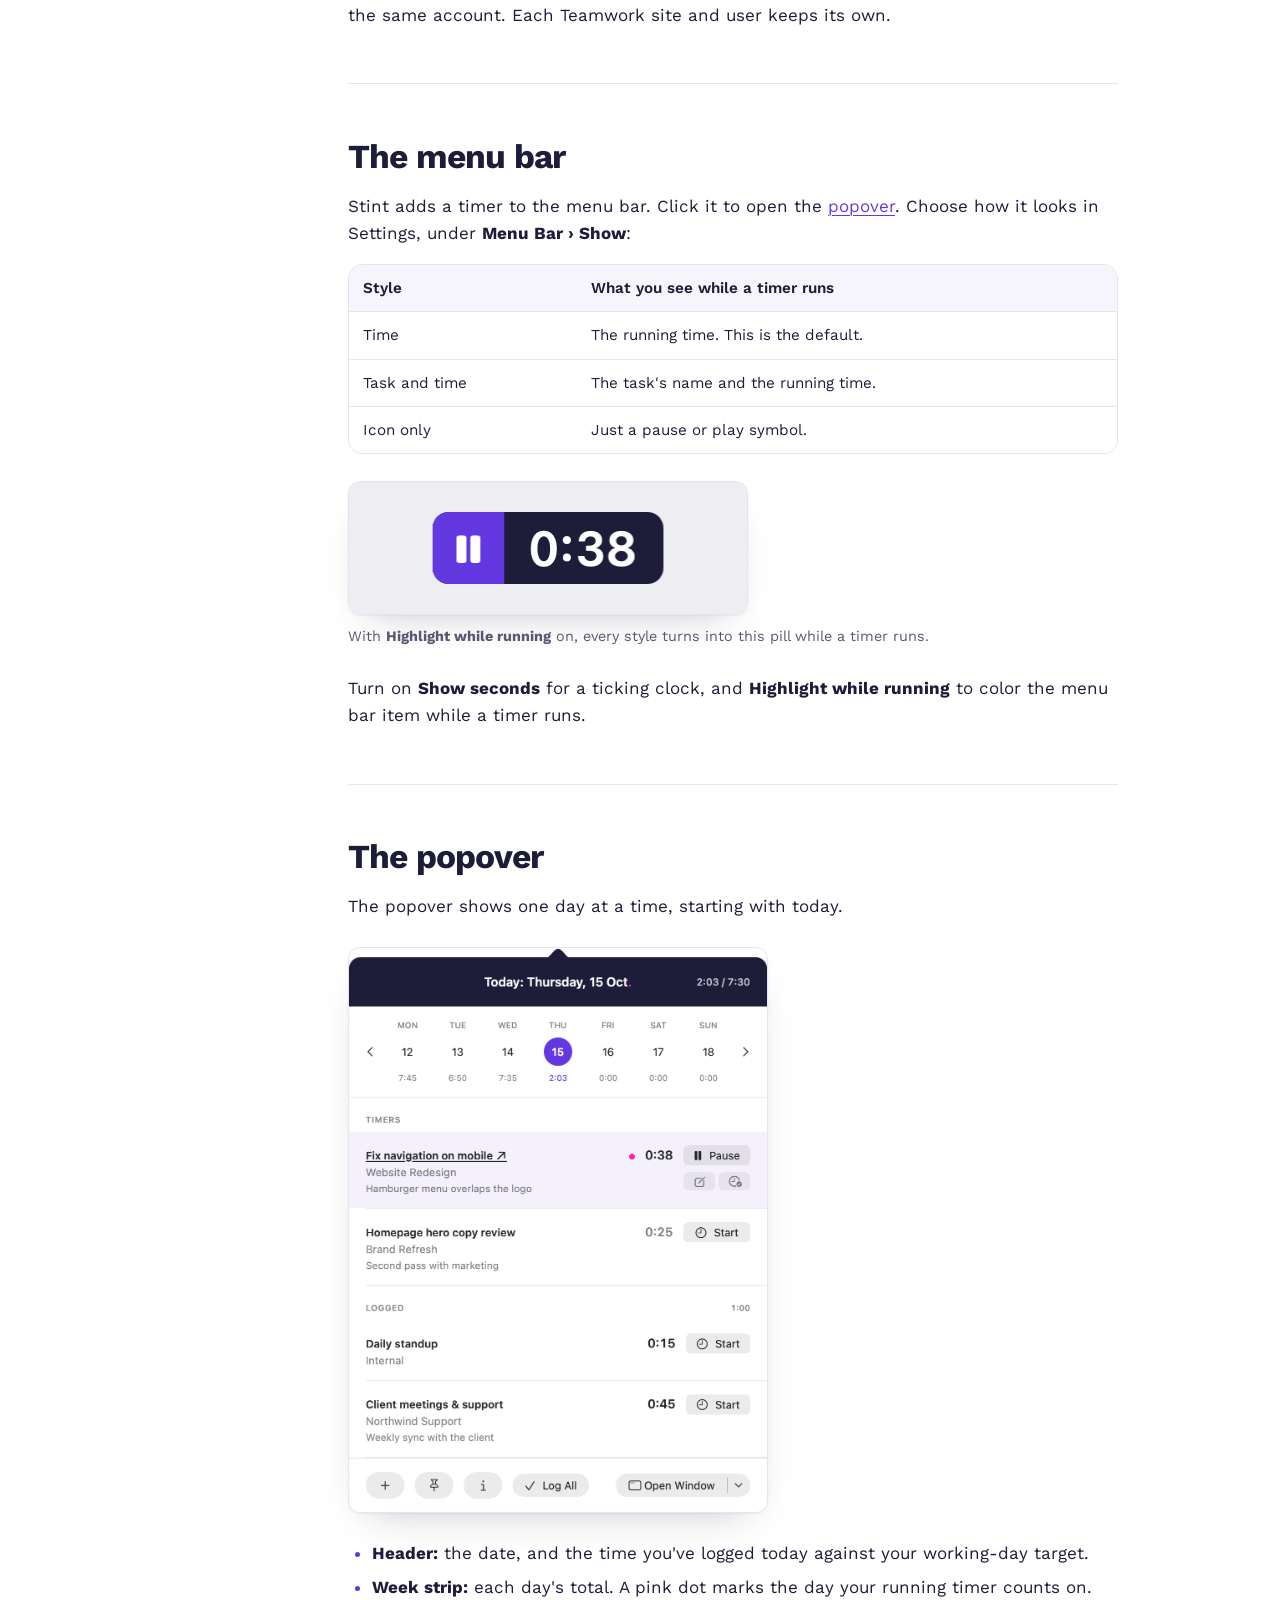
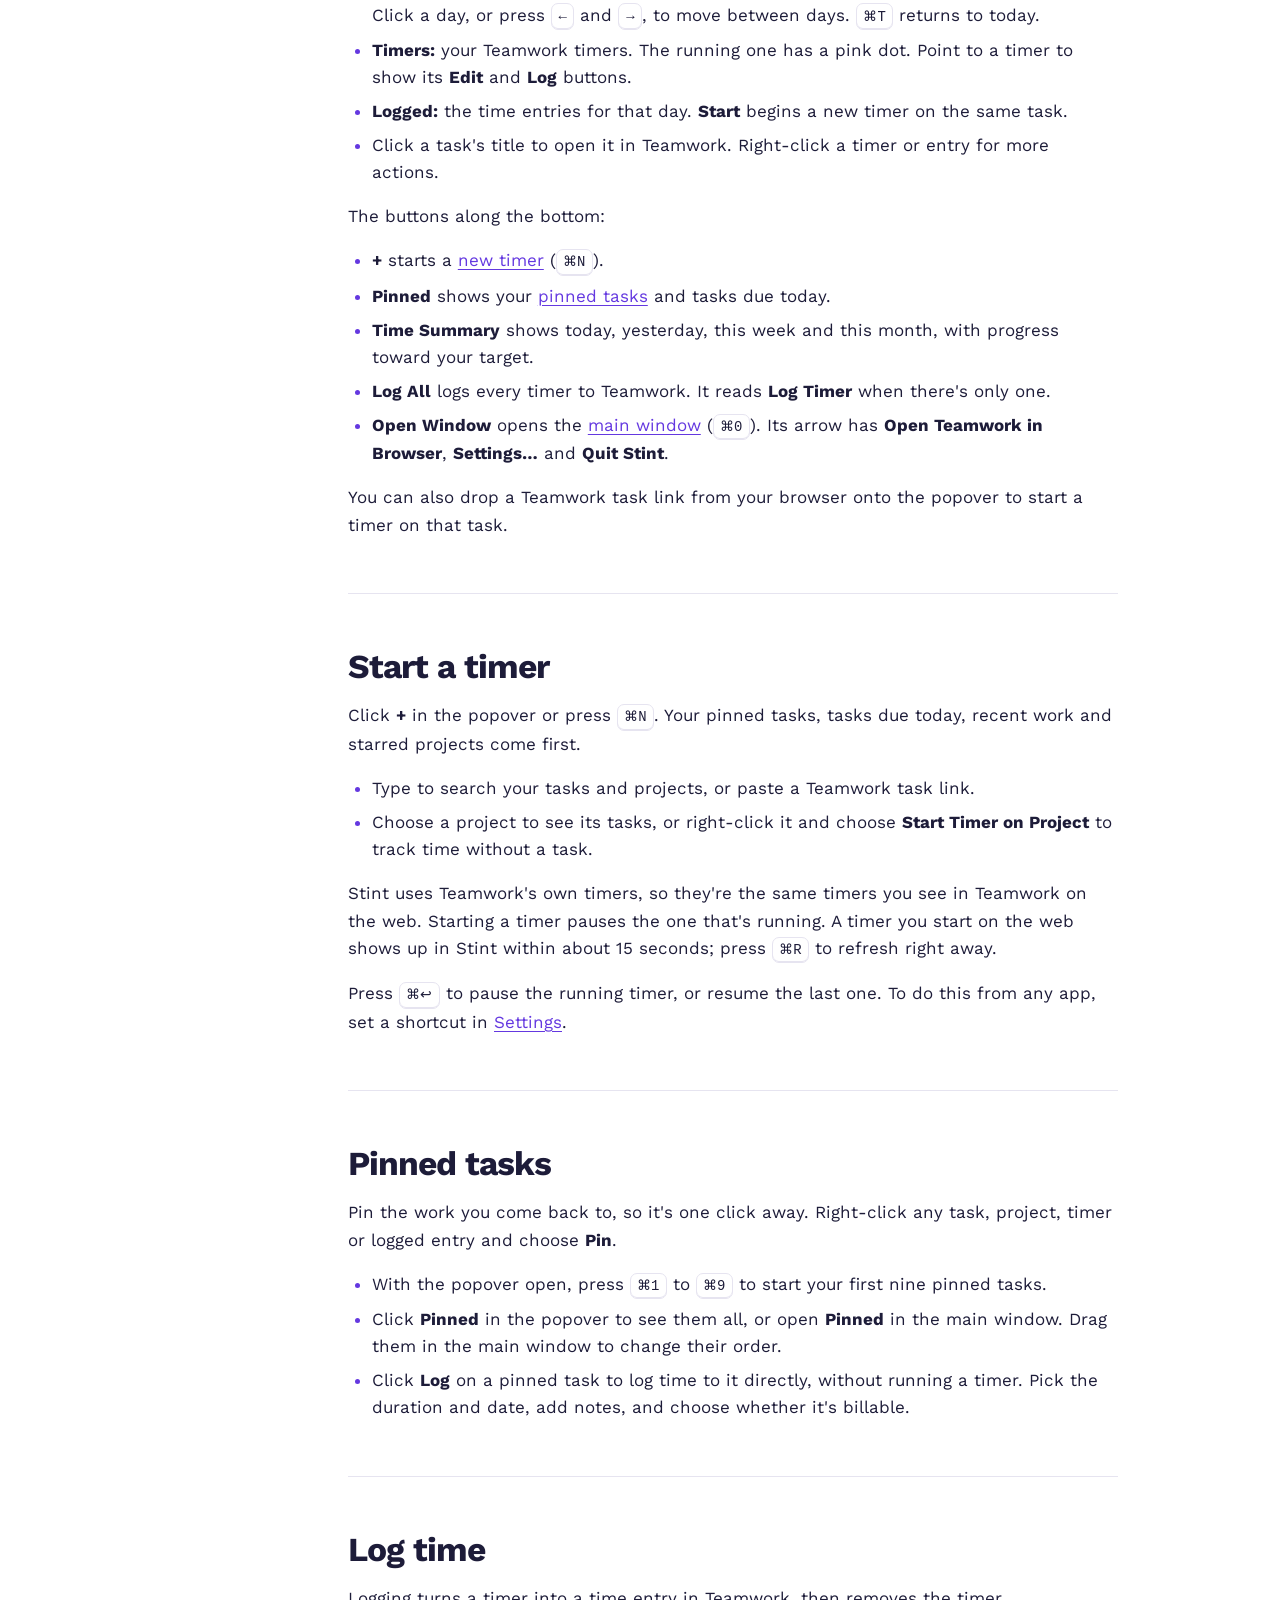
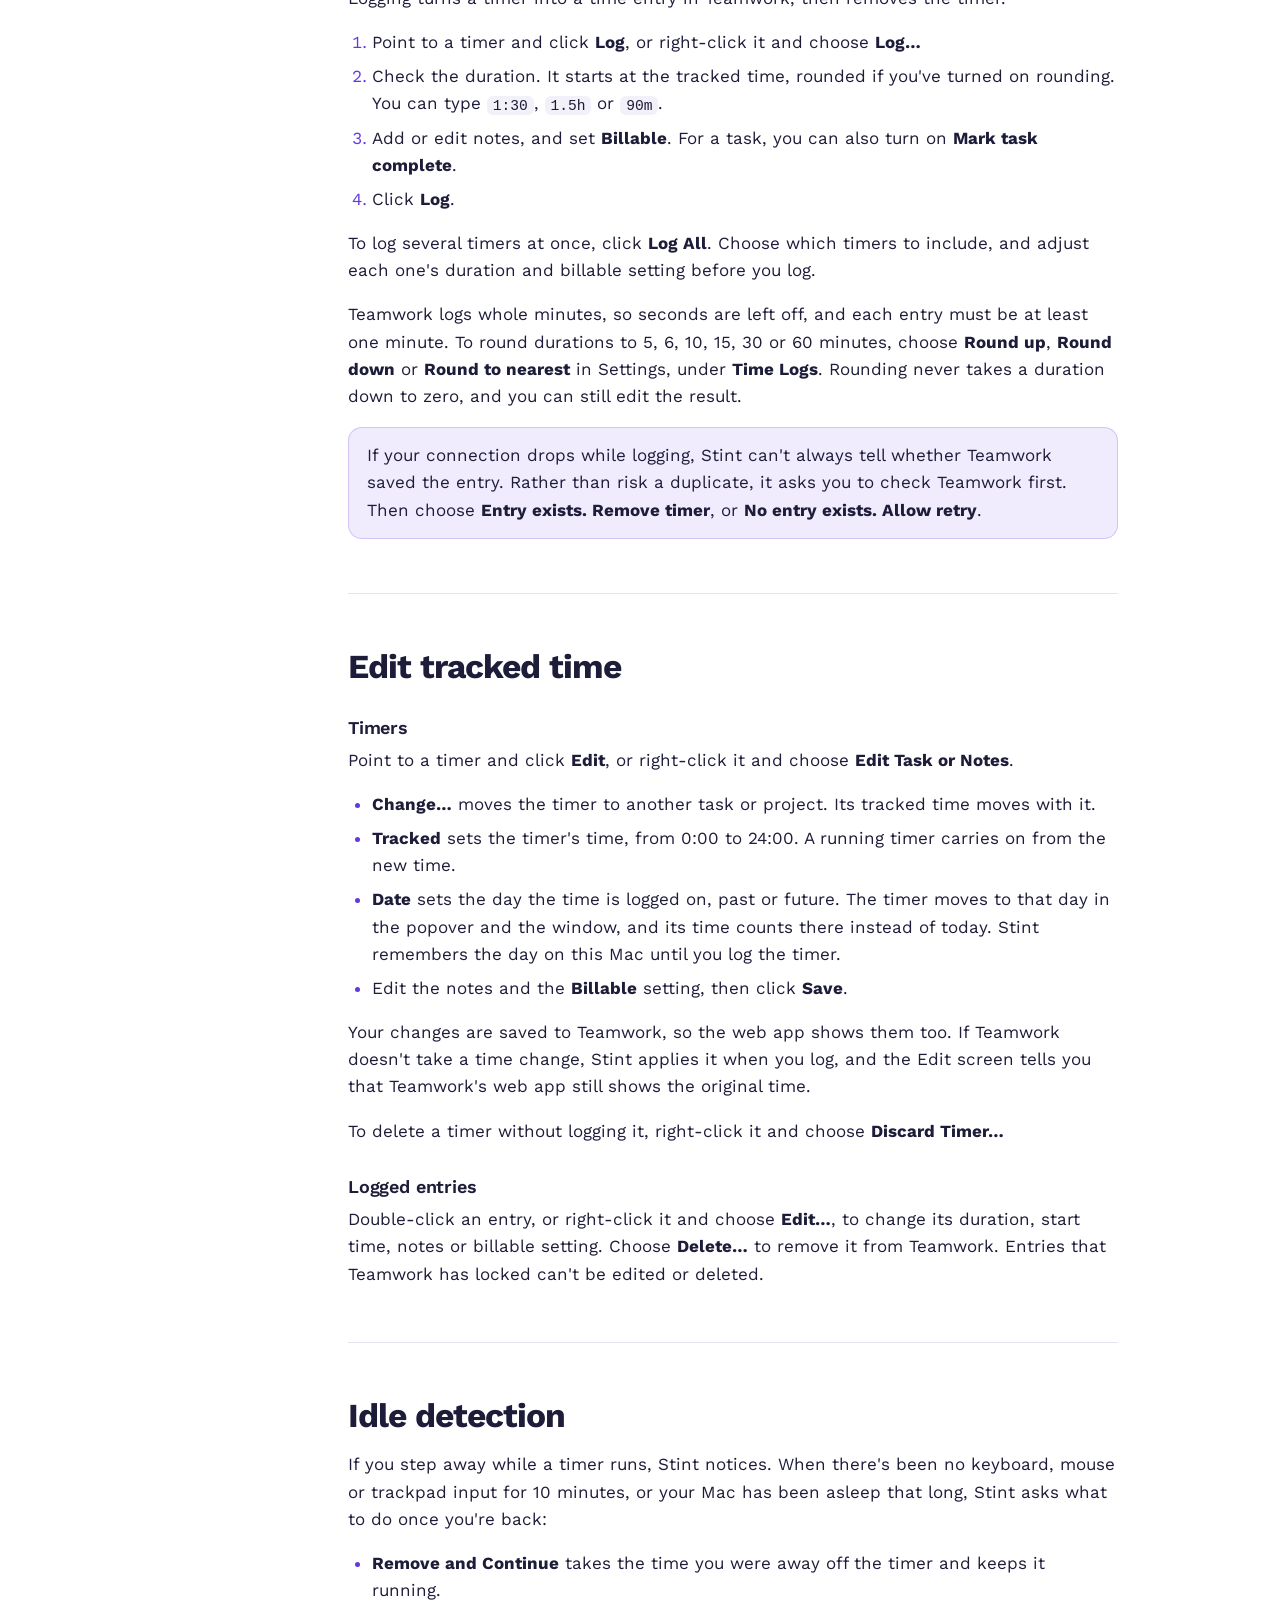
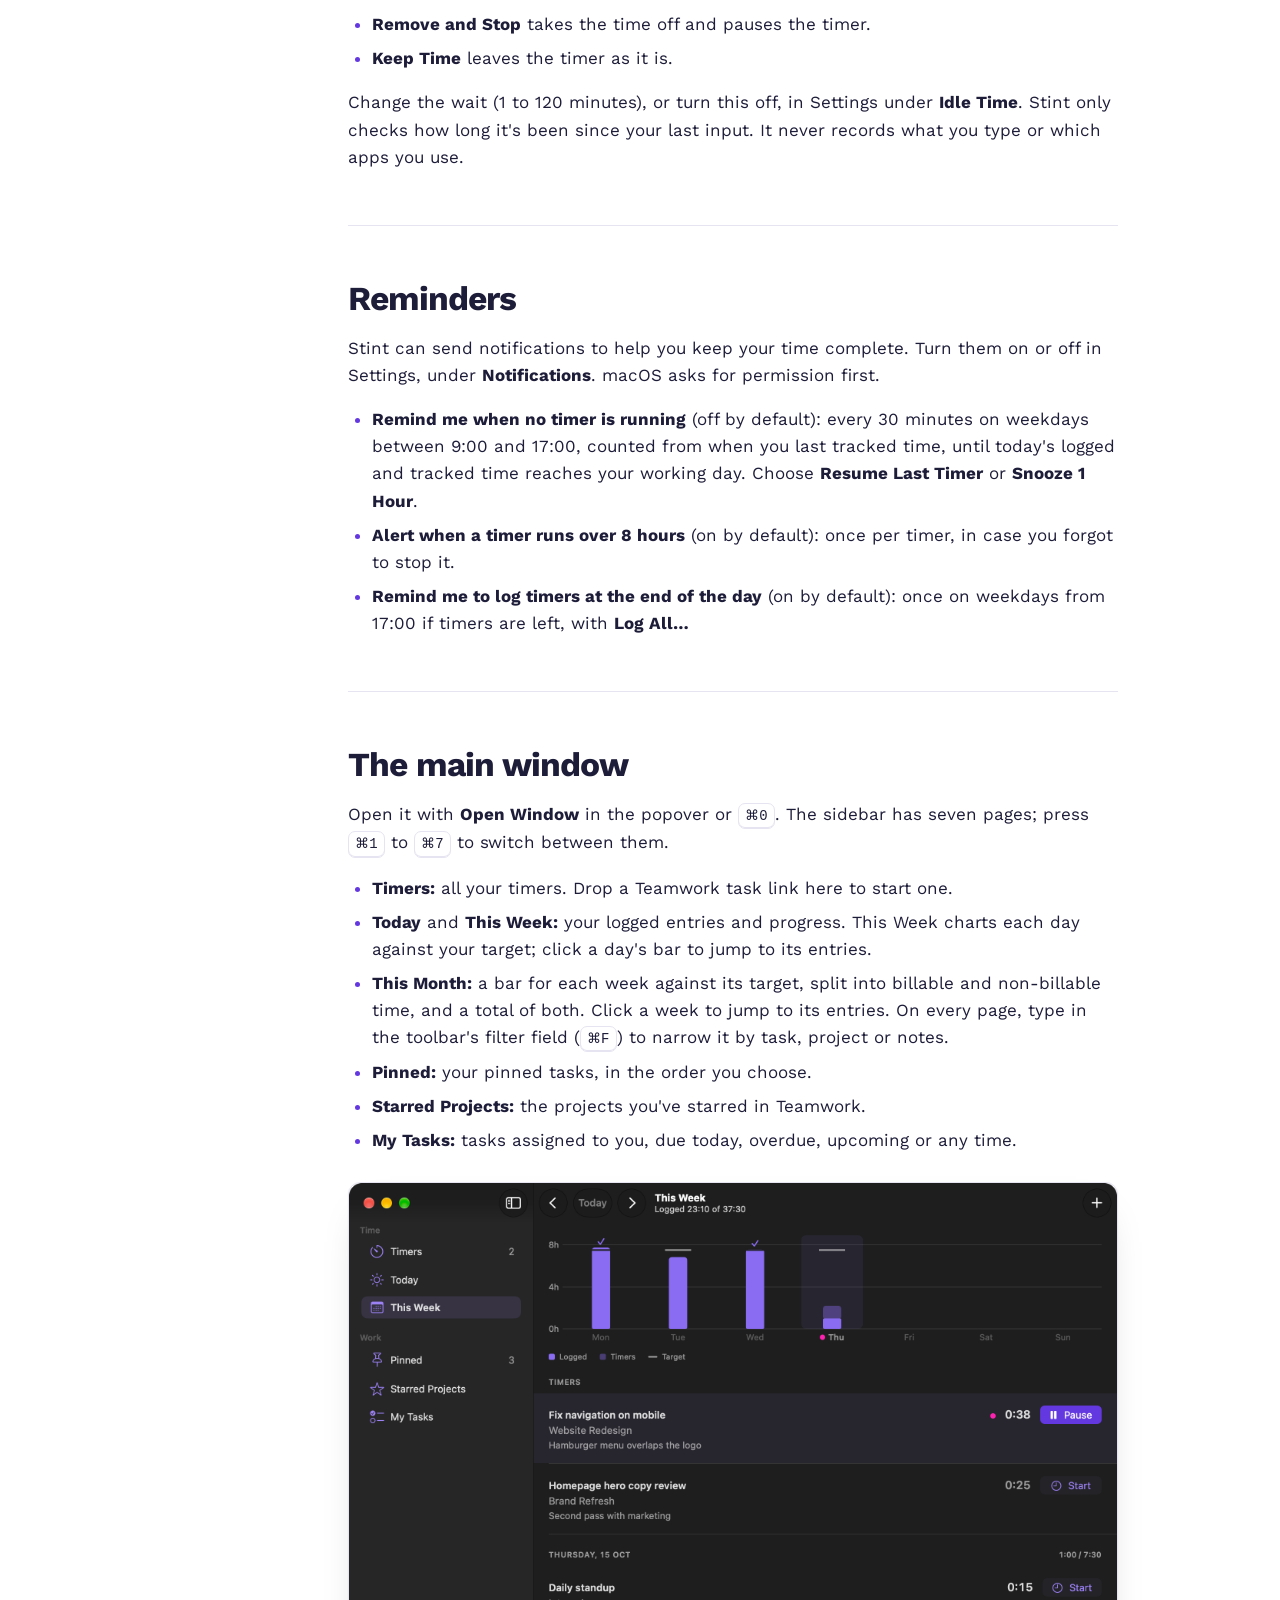
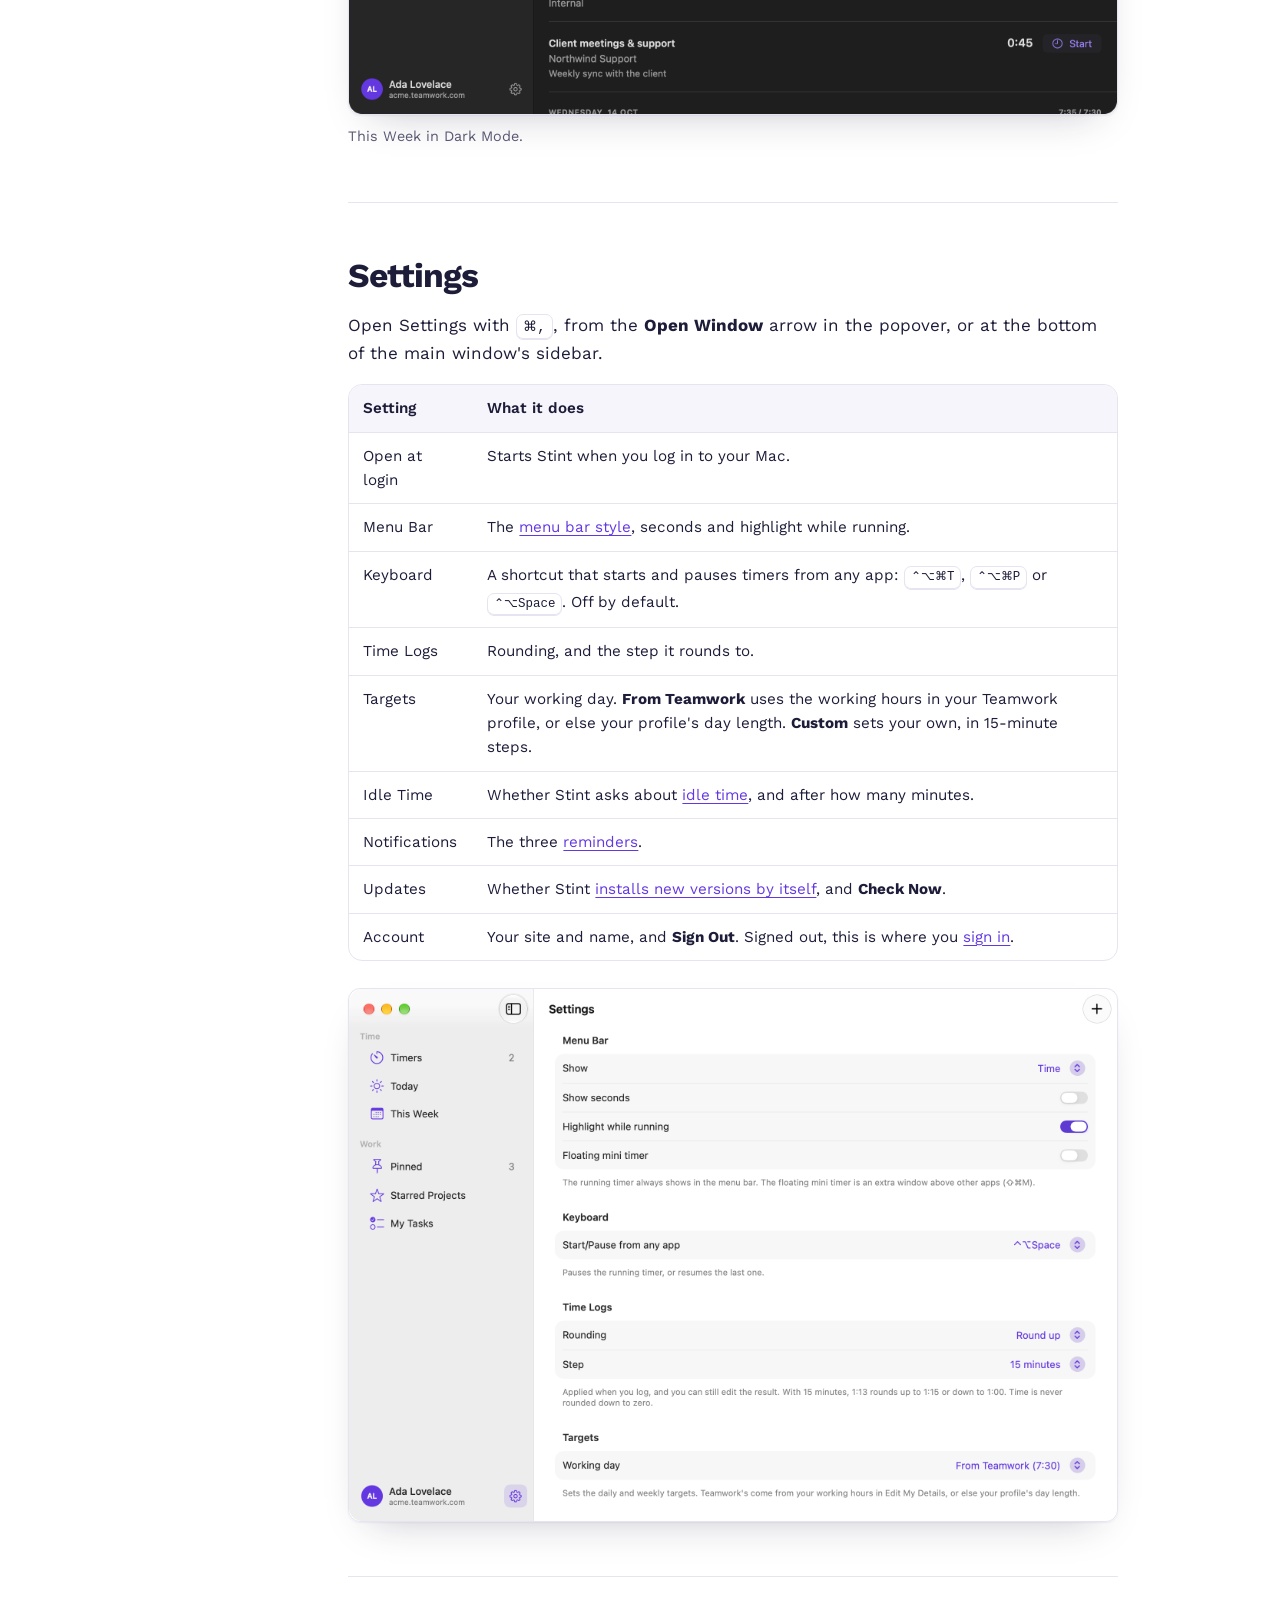
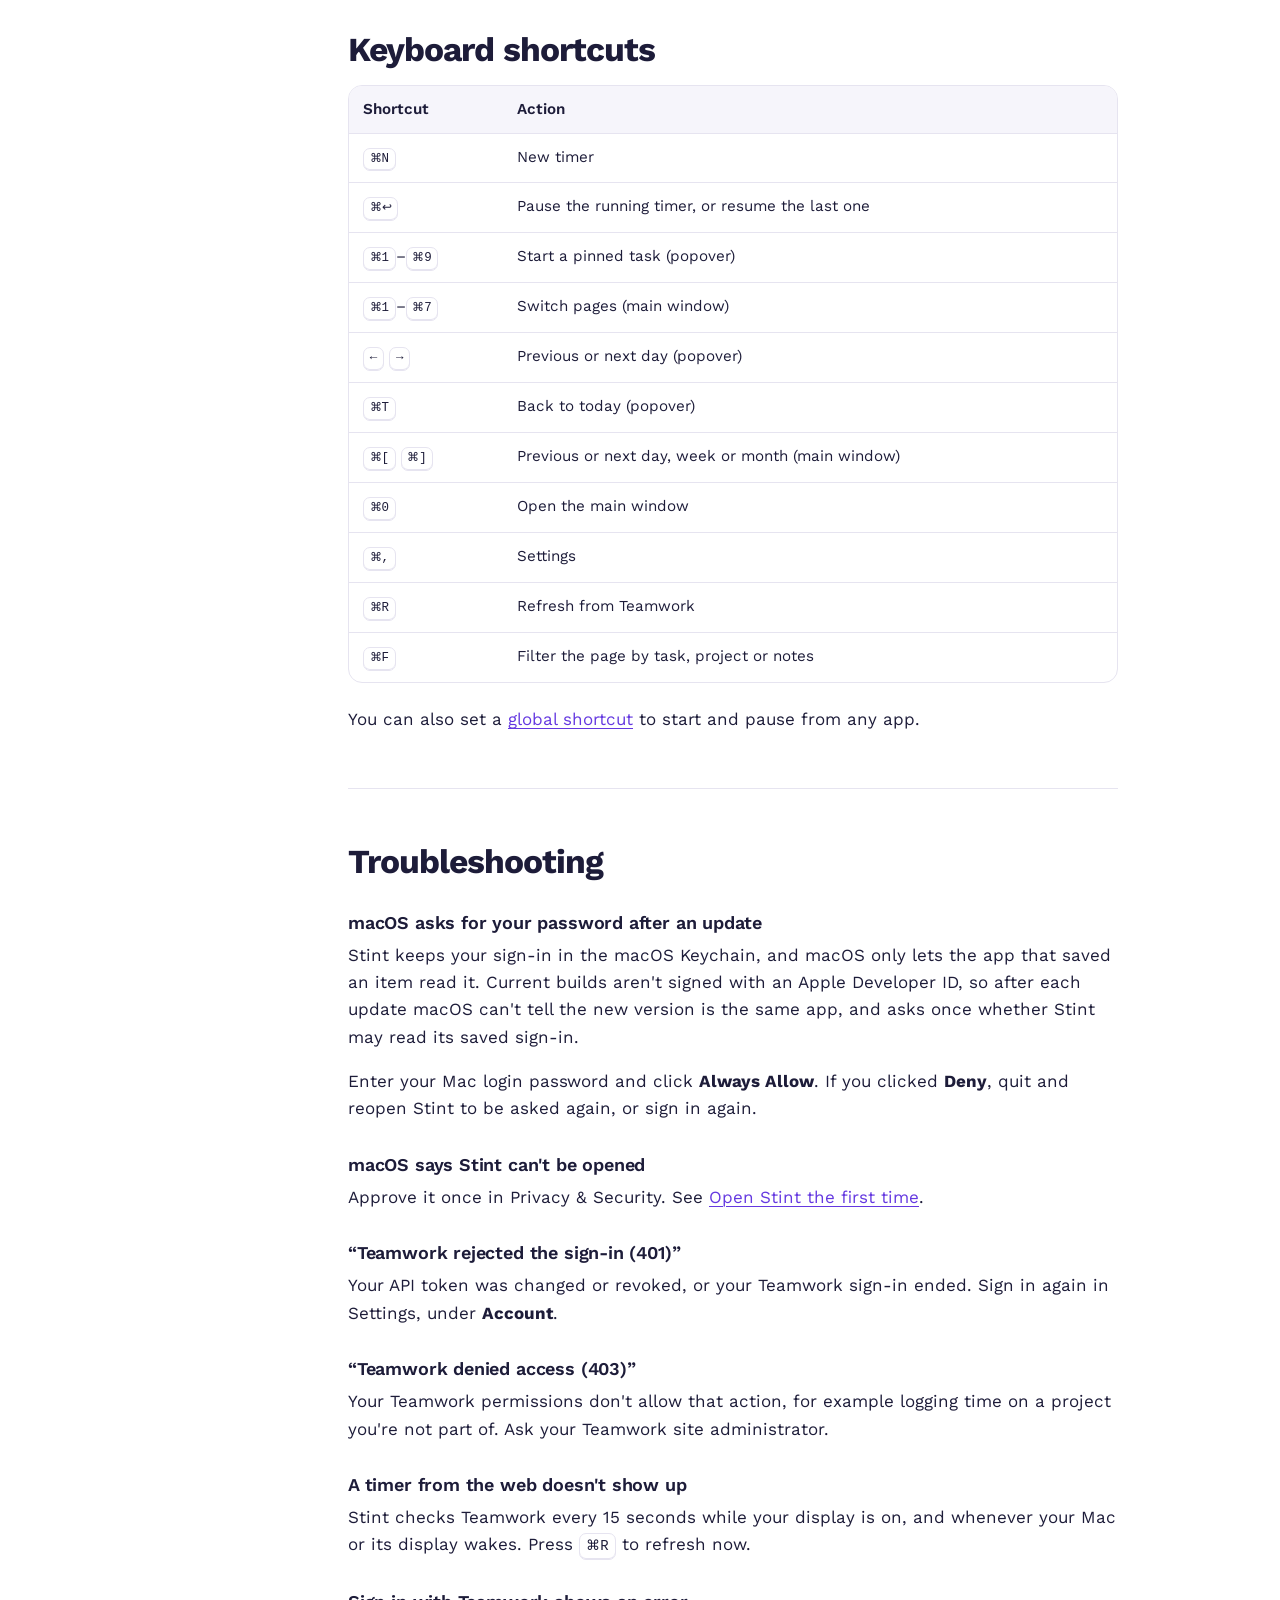
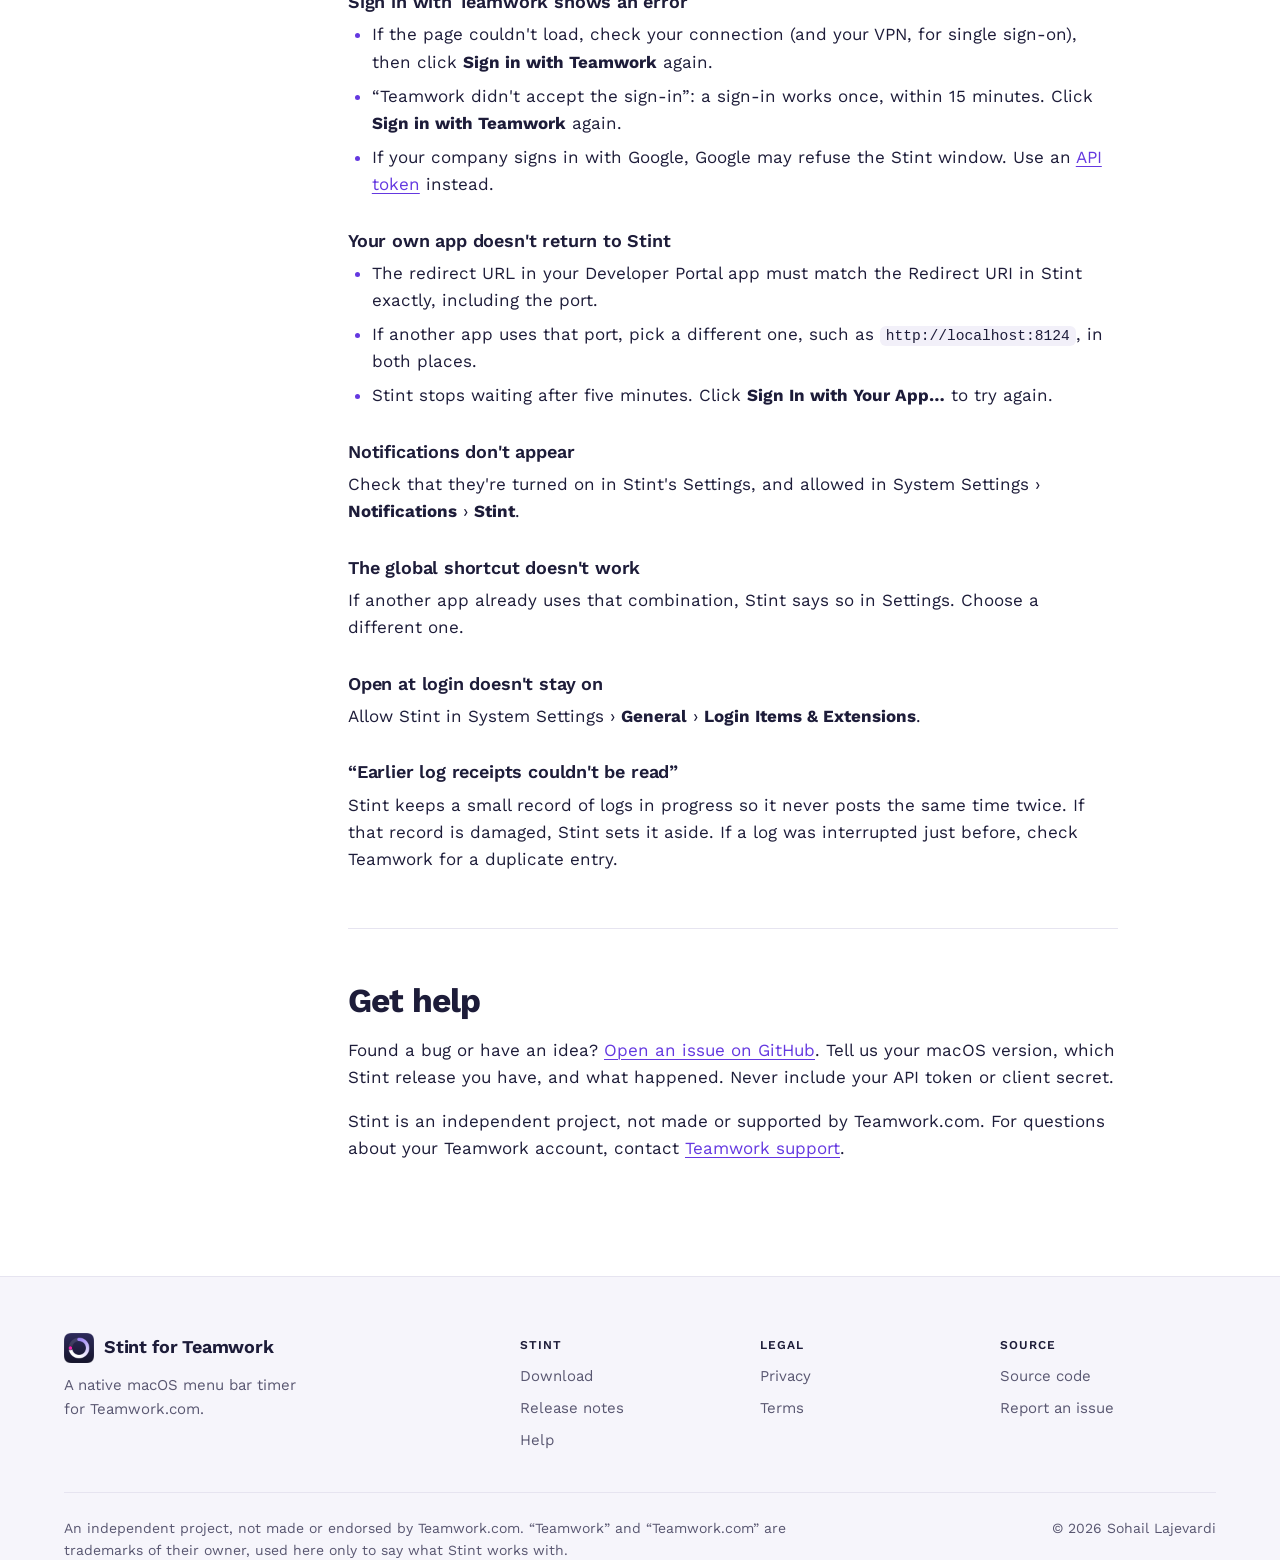
<file: docs/help/index.html>
<!doctype html>
<html lang="en">
<head>
<meta charset="utf-8">
<meta name="viewport" content="width=device-width, initial-scale=1">
<title>Help · Stint for Teamwork.com</title>
<meta name="description" content="How to install Stint, sign in to Teamwork.com, track and log time from the macOS menu bar, and fix common problems.">
<link rel="canonical" href="https://doxigo.github.io/stint/help/">
<meta name="theme-color" content="#13122e">
<link rel="icon" href="../assets/icon.png" type="image/png">
<link rel="apple-touch-icon" href="../assets/icon.png">
<link rel="preload" href="../assets/work-sans.woff2" as="font" type="font/woff2" crossorigin>
<link rel="stylesheet" href="../assets/site.css">
</head>
<body>
<a class="skip" href="#main">Skip to content</a>
<header class="site-header">
  <div class="wrap bar">
    <a class="brand" href="../"><img src="../assets/icon.png" alt="" width="30" height="30">Stint</a>
    <nav aria-label="Site">
      <a href="./" aria-current="page">Help</a>
      <a href="../privacy/">Privacy</a>
      <a href="../terms/">Terms</a>
      <a href="https://github.com/doxigo/stint">GitHub</a>
    </nav>
    <a class="button light get-pill" href="https://github.com/doxigo/stint/releases/latest/download/Stint.dmg"><svg class="i" viewBox="0 0 24 24" aria-hidden="true"><path d="M12 4v11m0 0-4.5-4.5M12 15l4.5-4.5M5 19.5h14"/></svg>Download</a>
  </div>
</header>

<main id="main">
  <div class="page-head">
    <div class="wrap">
      <h1>Stint help<span class="dot">.</span></h1>
      <p>Everything you need to install Stint, connect it to Teamwork.com, and track and log your time from the menu bar.</p>
    </div>
  </div>

  <div class="wrap doc">
    <nav class="toc" aria-labelledby="toc-title">
      <h2 id="toc-title">On this page</h2>
      <ol>
        <li><a href="#install">Install</a></li>
        <li><a href="#sign-in">Sign in</a></li>
        <li><a href="#menu-bar">The menu bar</a></li>
        <li><a href="#popover">The popover</a></li>
        <li><a href="#timers">Start a timer</a></li>
        <li><a href="#pinned">Pinned tasks</a></li>
        <li><a href="#logging">Log time</a></li>
        <li><a href="#editing">Edit tracked time</a></li>
        <li><a href="#idle">Idle detection</a></li>
        <li><a href="#reminders">Reminders</a></li>
        <li><a href="#window">The main window</a></li>
        <li><a href="#settings">Settings</a></li>
        <li><a href="#shortcuts">Keyboard shortcuts</a></li>
        <li><a href="#troubleshooting">Troubleshooting</a></li>
        <li><a href="#contact">Get help</a></li>
      </ol>
    </nav>

    <article class="prose">
      <section>
        <h2 id="install">Install</h2>
        <p>Stint needs macOS 26 or later on a Mac with Apple silicon, and a Teamwork.com account.</p>
        <ol>
          <li>Download <a href="https://github.com/doxigo/stint/releases/latest/download/Stint.dmg"><code>Stint.dmg</code></a> from the latest release on GitHub.</li>
          <li>Open the disk image and drag <strong>Stint</strong> onto the <strong>Applications</strong> folder.</li>
          <li>Open Stint from your Applications folder. The first time, macOS asks you to approve it. See <a href="#unsigned">Open Stint the first time</a>.</li>
        </ol>
        <p>Stint lives in the menu bar. It appears in the Dock only while its main window is open.</p>

        <h3 id="unsigned">Open Stint the first time</h3>
        <p>Current builds of Stint aren't signed with an Apple Developer ID or notarized by Apple yet, so macOS blocks the first launch. To open it:</p>
        <ol>
          <li>Open Stint. When macOS says it can't verify the app, click <strong>Done</strong>.</li>
          <li>Choose Apple menu  › <strong>System Settings</strong>, then click <strong>Privacy &amp; Security</strong> in the sidebar.</li>
          <li>Scroll down to <strong>Security</strong>, find the message about Stint, and click <strong>Open Anyway</strong>. The button is there for about an hour after you tried to open the app.</li>
          <li>Enter your login password, then confirm that you want to open Stint.</li>
        </ol>
        <p>From then on, Stint opens like any other app. If you prefer Terminal, this removes the download quarantine instead:</p>
        <pre><code>xattr -dr com.apple.quarantine "/Applications/Stint.app"</code></pre>
        <div class="note"><p>Only do this for a copy you downloaded from <a href="https://github.com/doxigo/stint/releases">Stint's releases on GitHub</a>.</p></div>

        <h3 id="update">Update</h3>
        <p>Stint keeps itself up to date. Every few hours it checks <a href="https://github.com/doxigo/stint/releases">its releases on GitHub</a>, installs a new version in the background, and restarts into it once you're away from your Mac with no timer running. Your sign-in, settings and pinned tasks are kept.</p>
        <p>To check now, or to turn this off, open Settings and go to <strong>Updates</strong>. With <strong>Install updates automatically</strong> off, Stint only checks when you click <strong>Check Now</strong>.</p>
        <p>Stint 0.5.4 and earlier can't update themselves: quit Stint, download the latest <code>Stint.dmg</code>, and drag Stint onto Applications again to replace the old copy.</p>
        <p>After an update, macOS may ask for your login password once so Stint can read its saved sign-in. See <a href="#keychain">macOS asks for your password after an update</a>.</p>

        <h3 id="uninstall">Uninstall</h3>
        <p>Quit Stint, then drag it from Applications to the Trash. To remove its saved sign-in, settings and files too, follow <a href="../privacy/#delete">Delete your data</a> in the privacy policy. Time you logged stays in Teamwork.</p>
      </section>

      <section>
        <h2 id="sign-in">Sign in</h2>
        <p>Open Stint's window (click <strong>Open Window</strong> in the popover, or press <kbd>⌘0</kbd>), then click <strong>Sign In</strong> at the bottom of the sidebar. Click <strong>Sign in with Teamwork</strong>, or open <strong>Advanced</strong> to use an API token or your own Teamwork app.</p>

        <h3 id="teamwork">Sign in with Teamwork</h3>
        <ol>
          <li>Click <strong>Sign in with Teamwork</strong>. macOS asks to let Stint use <code>teamwork.com</code> to sign in; click <strong>Continue</strong>. Teamwork's login page opens in a sign-in sheet that uses your browser's Teamwork session, so if you're already signed in on the web, approving is one click.</li>
          <li>Otherwise sign in as you do on the web: password, Google, or your company's single sign-on.</li>
          <li>Once Teamwork lets Stint in, the sheet closes by itself and Stint finishes signing in.</li>
        </ol>
        <p>To stop, click <strong>Cancel</strong> in the sheet or in Stint. Stint stays signed in until you sign out.</p>
        <p>If your copy of Stint opens Teamwork's login in a Stint window instead, sign in there; the window closes by itself. Copies without <strong>Sign in with Teamwork</strong>, such as ones you build yourself, offer the two options below.</p>

        <h3 id="api-token">API token (quickest)</h3>
        <ol>
          <li>In Teamwork, open your profile and choose <strong>Edit My Details</strong>, then <strong>API &amp; Mobile</strong>. Copy your API token.</li>
          <li>In Stint, choose <strong>API Token</strong> (under <strong>Advanced</strong>, if you see it).</li>
          <li>Enter your Teamwork site, for example <code>acme.teamwork.com</code>. You can also paste any address from your site.</li>
          <li>Paste the token and click <strong>Sign In</strong>.</li>
        </ol>
        <p>Your API token acts as you in Teamwork, so treat it like a password. Stint keeps it in your macOS Keychain.</p>

        <h3 id="oauth">Your own Teamwork app</h3>
        <p>This signs you in through your browser with an app you register for your Teamwork site:</p>
        <ol>
          <li>Open your site's Developer Portal at <code>https://<var>your-site</var>/developer</code> and create an app.</li>
          <li>Add <code>http://localhost:8123</code> as a redirect URL. You can use another port, as long as the Redirect URI in Stint is the same. <code>stint://oauth/callback</code> works too.</li>
          <li>Copy the client ID and client secret from the app's Credentials tab.</li>
          <li>In Stint, choose <strong>Your Own App</strong> (under <strong>Advanced</strong>, if you see it), paste the client ID and secret, and click <strong>Sign In with Your App…</strong></li>
          <li>Your browser opens Teamwork's sign-in page. Sign in and approve the app, then return to Stint.</li>
        </ol>
        <p>Stint waits up to five minutes for the browser. Click <strong>Cancel</strong> to stop waiting. The client secret is kept in your Keychain, so you don't need to enter it again.</p>

        <h3 id="sign-out">Sign out</h3>
        <p>In Settings, choose <strong>Account</strong>, then <strong>Sign Out</strong>. This removes your sign-in from the Keychain. Pinned tasks and recent items stay on your Mac, ready for the next time you sign in to the same account. Each Teamwork site and user keeps its own.</p>
      </section>

      <section>
        <h2 id="menu-bar">The menu bar</h2>
        <p>Stint adds a timer to the menu bar. Click it to open the <a href="#popover">popover</a>. Choose how it looks in Settings, under <strong>Menu Bar › Show</strong>:</p>
        <div class="table-scroll">
          <table>
            <thead><tr><th scope="col">Style</th><th scope="col">What you see while a timer runs</th></tr></thead>
            <tbody>
              <tr><td>Time</td><td>The running time. This is the default.</td></tr>
              <tr><td>Task and time</td><td>The task's name and the running time.</td></tr>
              <tr><td>Icon only</td><td>Just a pause or play symbol.</td></tr>
            </tbody>
          </table>
        </div>
        <figure>
          <img src="../screenshots/menubar-badge.png" width="400" height="132" loading="lazy" alt="The menu bar while a timer runs, showing a pause symbol and 0:38">
          <figcaption>With <strong>Highlight while running</strong> on, every style turns into this pill while a timer runs.</figcaption>
        </figure>
        <p>Turn on <strong>Show seconds</strong> for a ticking clock, and <strong>Highlight while running</strong> to color the menu bar item while a timer runs.</p>
      </section>

      <section>
        <h2 id="popover">The popover</h2>
        <p>The popover shows one day at a time, starting with today.</p>
        <figure>
          <img src="../screenshots/popover-light.png" width="1000" height="1349" loading="lazy" alt="The popover: a header with the date and 2:03 of 7:30 logged, a week strip, a running timer with Pause, Edit and Log buttons, a paused timer, and two logged entries" style="max-width: min(100%, 420px)">
        </figure>
        <ul>
          <li><strong>Header:</strong> the date, and the time you've logged today against your working-day target.</li>
          <li><strong>Week strip:</strong> each day's total. A pink dot marks the day your running timer counts on. Click a day, or press <kbd>←</kbd> and <kbd>→</kbd>, to move between days. <kbd>⌘T</kbd> returns to today.</li>
          <li><strong>Timers:</strong> your Teamwork timers. The running one has a pink dot. Point to a timer to show its <strong>Edit</strong> and <strong>Log</strong> buttons.</li>
          <li><strong>Logged:</strong> the time entries for that day. <strong>Start</strong> begins a new timer on the same task.</li>
          <li>Click a task's title to open it in Teamwork. Right-click a timer or entry for more actions.</li>
        </ul>
        <p>The buttons along the bottom:</p>
        <ul>
          <li><strong>+</strong> starts a <a href="#timers">new timer</a> (<kbd>⌘N</kbd>).</li>
          <li><strong>Pinned</strong> shows your <a href="#pinned">pinned tasks</a> and tasks due today.</li>
          <li><strong>Time Summary</strong> shows today, yesterday, this week and this month, with progress toward your target.</li>
          <li><strong>Log All</strong> logs every timer to Teamwork. It reads <strong>Log Timer</strong> when there's only one.</li>
          <li><strong>Open Window</strong> opens the <a href="#window">main window</a> (<kbd>⌘0</kbd>). Its arrow has <strong>Open Teamwork in Browser</strong>, <strong>Settings…</strong> and <strong>Quit Stint</strong>.</li>
        </ul>
        <p>You can also drop a Teamwork task link from your browser onto the popover to start a timer on that task.</p>
      </section>

      <section>
        <h2 id="timers">Start a timer</h2>
        <p>Click <strong>+</strong> in the popover or press <kbd>⌘N</kbd>. Your pinned tasks, tasks due today, recent work and starred projects come first.</p>
        <ul>
          <li>Type to search your tasks and projects, or paste a Teamwork task link.</li>
          <li>Choose a project to see its tasks, or right-click it and choose <strong>Start Timer on Project</strong> to track time without a task.</li>
        </ul>
        <p>Stint uses Teamwork's own timers, so they're the same timers you see in Teamwork on the web. Starting a timer pauses the one that's running. A timer you start on the web shows up in Stint within about 15 seconds; press <kbd>⌘R</kbd> to refresh right away.</p>
        <p>Press <kbd>⌘↩</kbd> to pause the running timer, or resume the last one. To do this from any app, set a shortcut in <a href="#settings">Settings</a>.</p>
      </section>

      <section>
        <h2 id="pinned">Pinned tasks</h2>
        <p>Pin the work you come back to, so it's one click away. Right-click any task, project, timer or logged entry and choose <strong>Pin</strong>.</p>
        <ul>
          <li>With the popover open, press <kbd>⌘1</kbd> to <kbd>⌘9</kbd> to start your first nine pinned tasks.</li>
          <li>Click <strong>Pinned</strong> in the popover to see them all, or open <strong>Pinned</strong> in the main window. Drag them in the main window to change their order.</li>
          <li>Click <strong>Log</strong> on a pinned task to log time to it directly, without running a timer. Pick the duration and date, add notes, and choose whether it's billable.</li>
        </ul>
      </section>

      <section>
        <h2 id="logging">Log time</h2>
        <p>Logging turns a timer into a time entry in Teamwork, then removes the timer.</p>
        <ol>
          <li>Point to a timer and click <strong>Log</strong>, or right-click it and choose <strong>Log…</strong></li>
          <li>Check the duration. It starts at the tracked time, rounded if you've turned on rounding. You can type <code>1:30</code>, <code>1.5h</code> or <code>90m</code>.</li>
          <li>Add or edit notes, and set <strong>Billable</strong>. For a task, you can also turn on <strong>Mark task complete</strong>.</li>
          <li>Click <strong>Log</strong>.</li>
        </ol>
        <p>To log several timers at once, click <strong>Log All</strong>. Choose which timers to include, and adjust each one's duration and billable setting before you log.</p>
        <p>Teamwork logs whole minutes, so seconds are left off, and each entry must be at least one minute. To round durations to 5, 6, 10, 15, 30 or 60 minutes, choose <strong>Round up</strong>, <strong>Round down</strong> or <strong>Round to nearest</strong> in Settings, under <strong>Time Logs</strong>. Rounding never takes a duration down to zero, and you can still edit the result.</p>
        <div class="note"><p>If your connection drops while logging, Stint can't always tell whether Teamwork saved the entry. Rather than risk a duplicate, it asks you to check Teamwork first. Then choose <strong>Entry exists. Remove timer</strong>, or <strong>No entry exists. Allow retry</strong>.</p></div>
      </section>

      <section>
        <h2 id="editing">Edit tracked time</h2>
        <h3>Timers</h3>
        <p>Point to a timer and click <strong>Edit</strong>, or right-click it and choose <strong>Edit Task or Notes</strong>.</p>
        <ul>
          <li><strong>Change…</strong> moves the timer to another task or project. Its tracked time moves with it.</li>
          <li><strong>Tracked</strong> sets the timer's time, from 0:00 to 24:00. A running timer carries on from the new time.</li>
          <li><strong>Date</strong> sets the day the time is logged on, past or future. The timer moves to that day in the popover and the window, and its time counts there instead of today. Stint remembers the day on this Mac until you log the timer.</li>
          <li>Edit the notes and the <strong>Billable</strong> setting, then click <strong>Save</strong>.</li>
        </ul>
        <p>Your changes are saved to Teamwork, so the web app shows them too. If Teamwork doesn't take a time change, Stint applies it when you log, and the Edit screen tells you that Teamwork's web app still shows the original time.</p>
        <p>To delete a timer without logging it, right-click it and choose <strong>Discard Timer…</strong></p>
        <h3>Logged entries</h3>
        <p>Double-click an entry, or right-click it and choose <strong>Edit…</strong>, to change its duration, start time, notes or billable setting. Choose <strong>Delete…</strong> to remove it from Teamwork. Entries that Teamwork has locked can't be edited or deleted.</p>
      </section>

      <section>
        <h2 id="idle">Idle detection</h2>
        <p>If you step away while a timer runs, Stint notices. When there's been no keyboard, mouse or trackpad input for 10 minutes, or your Mac has been asleep that long, Stint asks what to do once you're back:</p>
        <ul>
          <li><strong>Remove and Continue</strong> takes the time you were away off the timer and keeps it running.</li>
          <li><strong>Remove and Stop</strong> takes the time off and pauses the timer.</li>
          <li><strong>Keep Time</strong> leaves the timer as it is.</li>
        </ul>
        <p>Change the wait (1 to 120 minutes), or turn this off, in Settings under <strong>Idle Time</strong>. Stint only checks how long it's been since your last input. It never records what you type or which apps you use.</p>
      </section>

      <section>
        <h2 id="reminders">Reminders</h2>
        <p>Stint can send notifications to help you keep your time complete. Turn them on or off in Settings, under <strong>Notifications</strong>. macOS asks for permission first.</p>
        <ul>
          <li><strong>Remind me when no timer is running</strong> (off by default): every 30 minutes on weekdays between 9:00 and 17:00, counted from when you last tracked time, until today's logged and tracked time reaches your working day. Choose <strong>Resume Last Timer</strong> or <strong>Snooze 1 Hour</strong>.</li>
          <li><strong>Alert when a timer runs over 8 hours</strong> (on by default): once per timer, in case you forgot to stop it.</li>
          <li><strong>Remind me to log timers at the end of the day</strong> (on by default): once on weekdays from 17:00 if timers are left, with <strong>Log All…</strong></li>
        </ul>
      </section>

      <section>
        <h2 id="window">The main window</h2>
        <p>Open it with <strong>Open Window</strong> in the popover or <kbd>⌘0</kbd>. The sidebar has seven pages; press <kbd>⌘1</kbd> to <kbd>⌘7</kbd> to switch between them.</p>
        <ul>
          <li><strong>Timers:</strong> all your timers. Drop a Teamwork task link here to start one.</li>
          <li><strong>Today</strong> and <strong>This Week:</strong> your logged entries and progress. This Week charts each day against your target; click a day's bar to jump to its entries.</li>
          <li><strong>This Month:</strong> a bar for each week against its target, split into billable and non-billable time, and a total of both. Click a week to jump to its entries. On every page, type in the toolbar's filter field (<kbd>⌘F</kbd>) to narrow it by task, project or notes.</li>
          <li><strong>Pinned:</strong> your pinned tasks, in the order you choose.</li>
          <li><strong>Starred Projects:</strong> the projects you've starred in Teamwork.</li>
          <li><strong>My Tasks:</strong> tasks assigned to you, due today, overdue, upcoming or any time.</li>
        </ul>
        <figure>
          <img src="../screenshots/week-dark.png" width="2000" height="1384" loading="lazy" alt="This Week in Dark Mode, with a bar chart of logged time per day against the target">
          <figcaption>This Week in Dark Mode.</figcaption>
        </figure>
      </section>

      <section>
        <h2 id="settings">Settings</h2>
        <p>Open Settings with <kbd>⌘,</kbd>, from the <strong>Open Window</strong> arrow in the popover, or at the bottom of the main window's sidebar.</p>
        <div class="table-scroll">
          <table>
            <thead><tr><th scope="col">Setting</th><th scope="col">What it does</th></tr></thead>
            <tbody>
              <tr><td>Open at login</td><td>Starts Stint when you log in to your Mac.</td></tr>
              <tr><td>Menu Bar</td><td>The <a href="#menu-bar">menu bar style</a>, seconds and highlight while running.</td></tr>
              <tr><td>Keyboard</td><td>A shortcut that starts and pauses timers from any app: <kbd>⌃⌥⌘T</kbd>, <kbd>⌃⌥⌘P</kbd> or <kbd>⌃⌥Space</kbd>. Off by default.</td></tr>
              <tr><td>Time Logs</td><td>Rounding, and the step it rounds to.</td></tr>
              <tr><td>Targets</td><td>Your working day. <strong>From Teamwork</strong> uses the working hours in your Teamwork profile, or else your profile's day length. <strong>Custom</strong> sets your own, in 15-minute steps.</td></tr>
              <tr><td>Idle Time</td><td>Whether Stint asks about <a href="#idle">idle time</a>, and after how many minutes.</td></tr>
              <tr><td>Notifications</td><td>The three <a href="#reminders">reminders</a>.</td></tr>
              <tr><td>Updates</td><td>Whether Stint <a href="#update">installs new versions by itself</a>, and <strong>Check Now</strong>.</td></tr>
              <tr><td>Account</td><td>Your site and name, and <strong>Sign Out</strong>. Signed out, this is where you <a href="#sign-in">sign in</a>.</td></tr>
            </tbody>
          </table>
        </div>
        <figure>
          <img src="../screenshots/settings.png" width="2000" height="1384" loading="lazy" alt="Settings: Open at login, Menu Bar, Keyboard, Time Logs and Targets">
        </figure>
      </section>

      <section>
        <h2 id="shortcuts">Keyboard shortcuts</h2>
        <div class="table-scroll">
          <table>
            <thead><tr><th scope="col">Shortcut</th><th scope="col">Action</th></tr></thead>
            <tbody>
              <tr><td><kbd>⌘N</kbd></td><td>New timer</td></tr>
              <tr><td><kbd>⌘↩</kbd></td><td>Pause the running timer, or resume the last one</td></tr>
              <tr><td><kbd>⌘1</kbd>–<kbd>⌘9</kbd></td><td>Start a pinned task (popover)</td></tr>
              <tr><td><kbd>⌘1</kbd>–<kbd>⌘7</kbd></td><td>Switch pages (main window)</td></tr>
              <tr><td><kbd>←</kbd> <kbd>→</kbd></td><td>Previous or next day (popover)</td></tr>
              <tr><td><kbd>⌘T</kbd></td><td>Back to today (popover)</td></tr>
              <tr><td><kbd>⌘[</kbd> <kbd>⌘]</kbd></td><td>Previous or next day, week or month (main window)</td></tr>
              <tr><td><kbd>⌘0</kbd></td><td>Open the main window</td></tr>
              <tr><td><kbd>⌘,</kbd></td><td>Settings</td></tr>
              <tr><td><kbd>⌘R</kbd></td><td>Refresh from Teamwork</td></tr>
              <tr><td><kbd>⌘F</kbd></td><td>Filter the page by task, project or notes</td></tr>
            </tbody>
          </table>
        </div>
        <p>You can also set a <a href="#settings">global shortcut</a> to start and pause from any app.</p>
      </section>

      <section>
        <h2 id="troubleshooting">Troubleshooting</h2>

        <h3 id="keychain">macOS asks for your password after an update</h3>
        <p>Stint keeps your sign-in in the macOS Keychain, and macOS only lets the app that saved an item read it. Current builds aren't signed with an Apple Developer ID, so after each update macOS can't tell the new version is the same app, and asks once whether Stint may read its saved sign-in.</p>
        <p>Enter your Mac login password and click <strong>Always Allow</strong>. If you clicked <strong>Deny</strong>, quit and reopen Stint to be asked again, or sign in again.</p>

        <h3>macOS says Stint can't be opened</h3>
        <p>Approve it once in Privacy &amp; Security. See <a href="#unsigned">Open Stint the first time</a>.</p>

        <h3>“Teamwork rejected the sign-in (401)”</h3>
        <p>Your API token was changed or revoked, or your Teamwork sign-in ended. Sign in again in Settings, under <strong>Account</strong>.</p>

        <h3>“Teamwork denied access (403)”</h3>
        <p>Your Teamwork permissions don't allow that action, for example logging time on a project you're not part of. Ask your Teamwork site administrator.</p>

        <h3>A timer from the web doesn't show up</h3>
        <p>Stint checks Teamwork every 15 seconds while your display is on, and whenever your Mac or its display wakes. Press <kbd>⌘R</kbd> to refresh now.</p>

        <h3>Sign in with Teamwork shows an error</h3>
        <ul>
          <li>If the page couldn't load, check your connection (and your VPN, for single sign-on), then click <strong>Sign in with Teamwork</strong> again.</li>
          <li>“Teamwork didn't accept the sign-in”: a sign-in works once, within 15 minutes. Click <strong>Sign in with Teamwork</strong> again.</li>
          <li>If your company signs in with Google, Google may refuse the Stint window. Use an <a href="#api-token">API token</a> instead.</li>
        </ul>

        <h3>Your own app doesn't return to Stint</h3>
        <ul>
          <li>The redirect URL in your Developer Portal app must match the Redirect URI in Stint exactly, including the port.</li>
          <li>If another app uses that port, pick a different one, such as <code>http://localhost:8124</code>, in both places.</li>
          <li>Stint stops waiting after five minutes. Click <strong>Sign In with Your App…</strong> to try again.</li>
        </ul>

        <h3>Notifications don't appear</h3>
        <p>Check that they're turned on in Stint's Settings, and allowed in System Settings › <strong>Notifications</strong> › <strong>Stint</strong>.</p>

        <h3>The global shortcut doesn't work</h3>
        <p>If another app already uses that combination, Stint says so in Settings. Choose a different one.</p>

        <h3>Open at login doesn't stay on</h3>
        <p>Allow Stint in System Settings › <strong>General</strong> › <strong>Login Items &amp; Extensions</strong>.</p>

        <h3>“Earlier log receipts couldn't be read”</h3>
        <p>Stint keeps a small record of logs in progress so it never posts the same time twice. If that record is damaged, Stint sets it aside. If a log was interrupted just before, check Teamwork for a duplicate entry.</p>
      </section>

      <section>
        <h2 id="contact">Get help</h2>
        <p>Found a bug or have an idea? <a href="https://github.com/doxigo/stint/issues">Open an issue on GitHub</a>. Tell us your macOS version, which Stint release you have, and what happened. Never include your API token or client secret.</p>
        <p>Stint is an independent project, not made or supported by Teamwork.com. For questions about your Teamwork account, contact <a href="https://www.teamwork.com/support/">Teamwork support</a>.</p>
      </section>
    </article>
  </div>
</main>

<footer class="site-footer">
  <div class="wrap">
    <div class="foot-grid">
      <div class="foot-brand">
        <a class="brand" href="../"><img src="../assets/icon.png" alt="" width="30" height="30">Stint for Teamwork</a>
        <p>A native macOS menu bar timer for Teamwork.com.</p>
      </div>
      <nav aria-labelledby="f-app"><h2 id="f-app">Stint</h2><ul>
        <li><a href="https://github.com/doxigo/stint/releases/latest/download/Stint.dmg">Download</a></li>
        <li><a href="https://github.com/doxigo/stint/releases/latest">Release notes</a></li>
        <li><a href="../help/">Help</a></li>
      </ul></nav>
      <nav aria-labelledby="f-legal"><h2 id="f-legal">Legal</h2><ul>
        <li><a href="../privacy/">Privacy</a></li>
        <li><a href="../terms/">Terms</a></li>
      </ul></nav>
      <nav aria-labelledby="f-src"><h2 id="f-src">Source</h2><ul>
        <li><a href="https://github.com/doxigo/stint">Source code</a></li>
        <li><a href="https://github.com/doxigo/stint/issues">Report an issue</a></li>
      </ul></nav>
    </div>
    <div class="foot-legal">
      <p>An independent project, not made or endorsed by Teamwork.com. “Teamwork” and “Teamwork.com” are trademarks of their owner, used here only to say what Stint works with.</p>
      <p>© 2026 Sohail Lajevardi</p>
    </div>
  </div>
</footer>
</body>
</html>
</file>
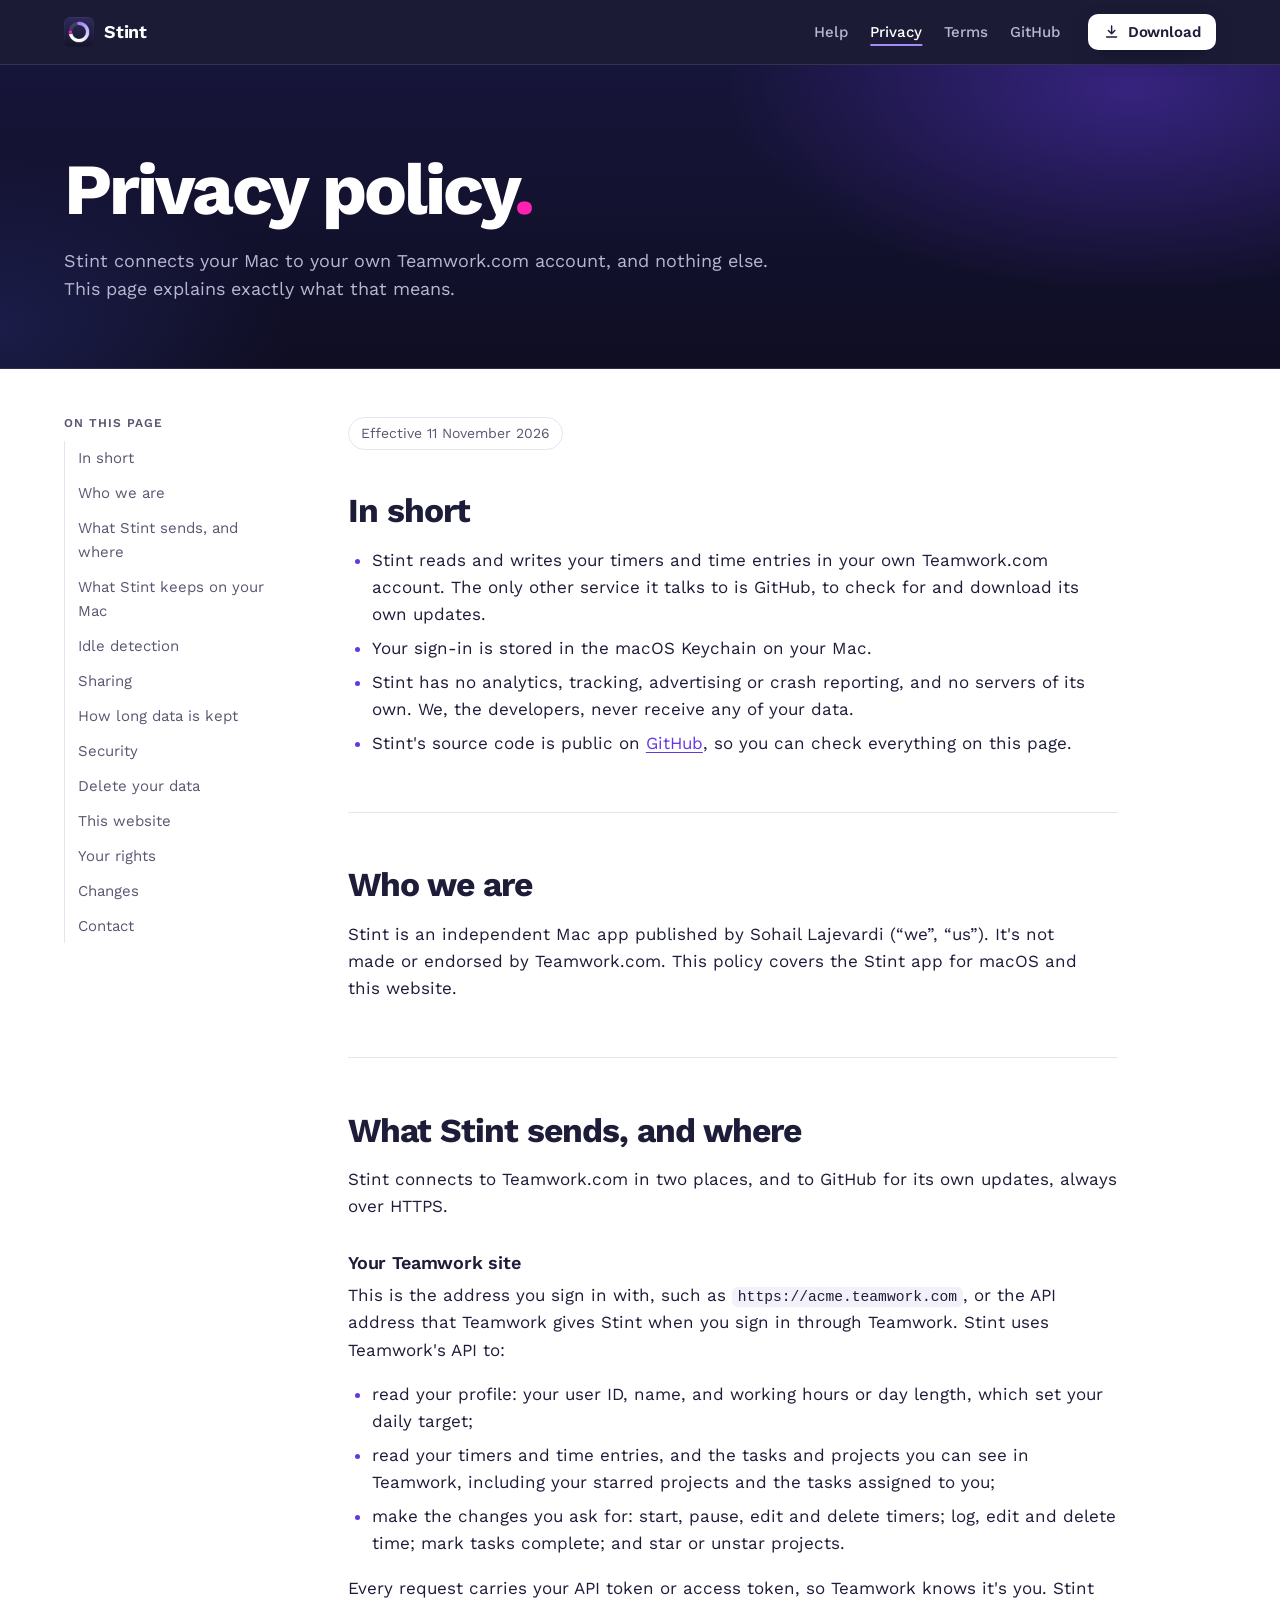
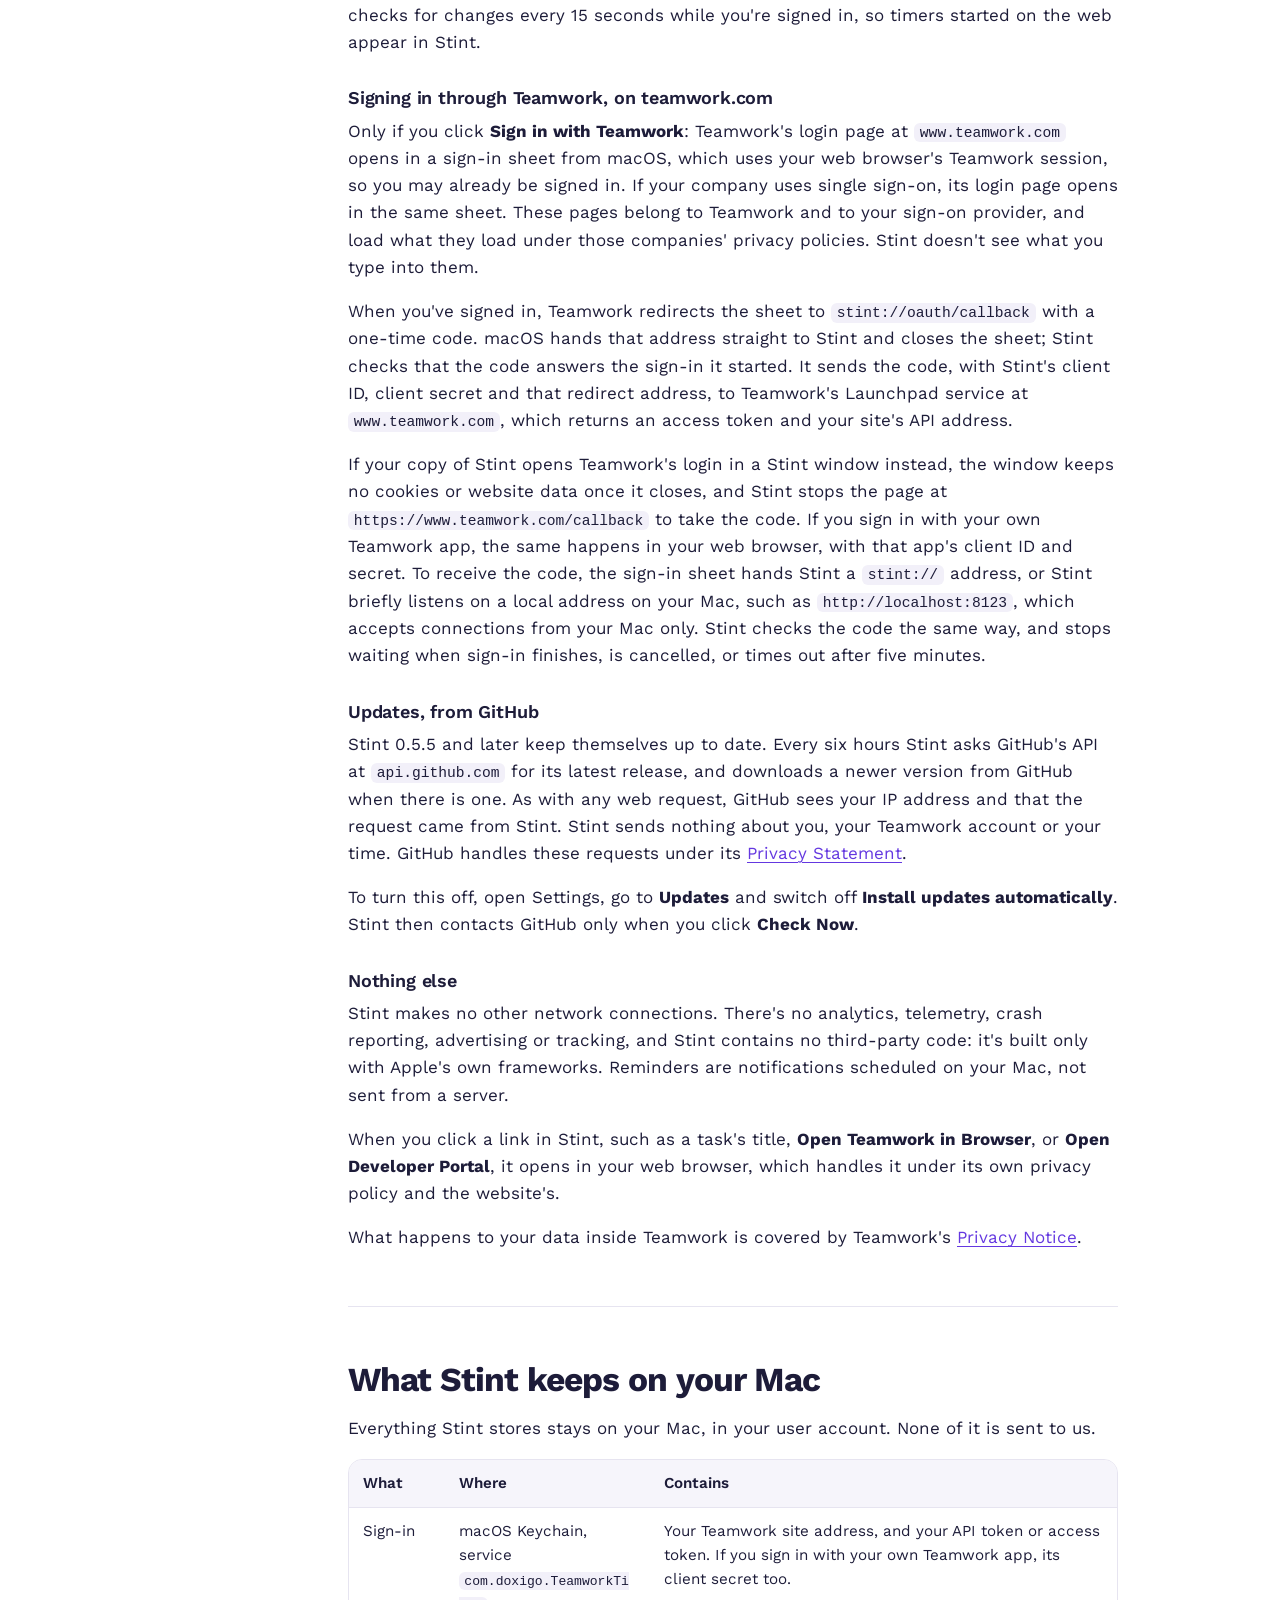
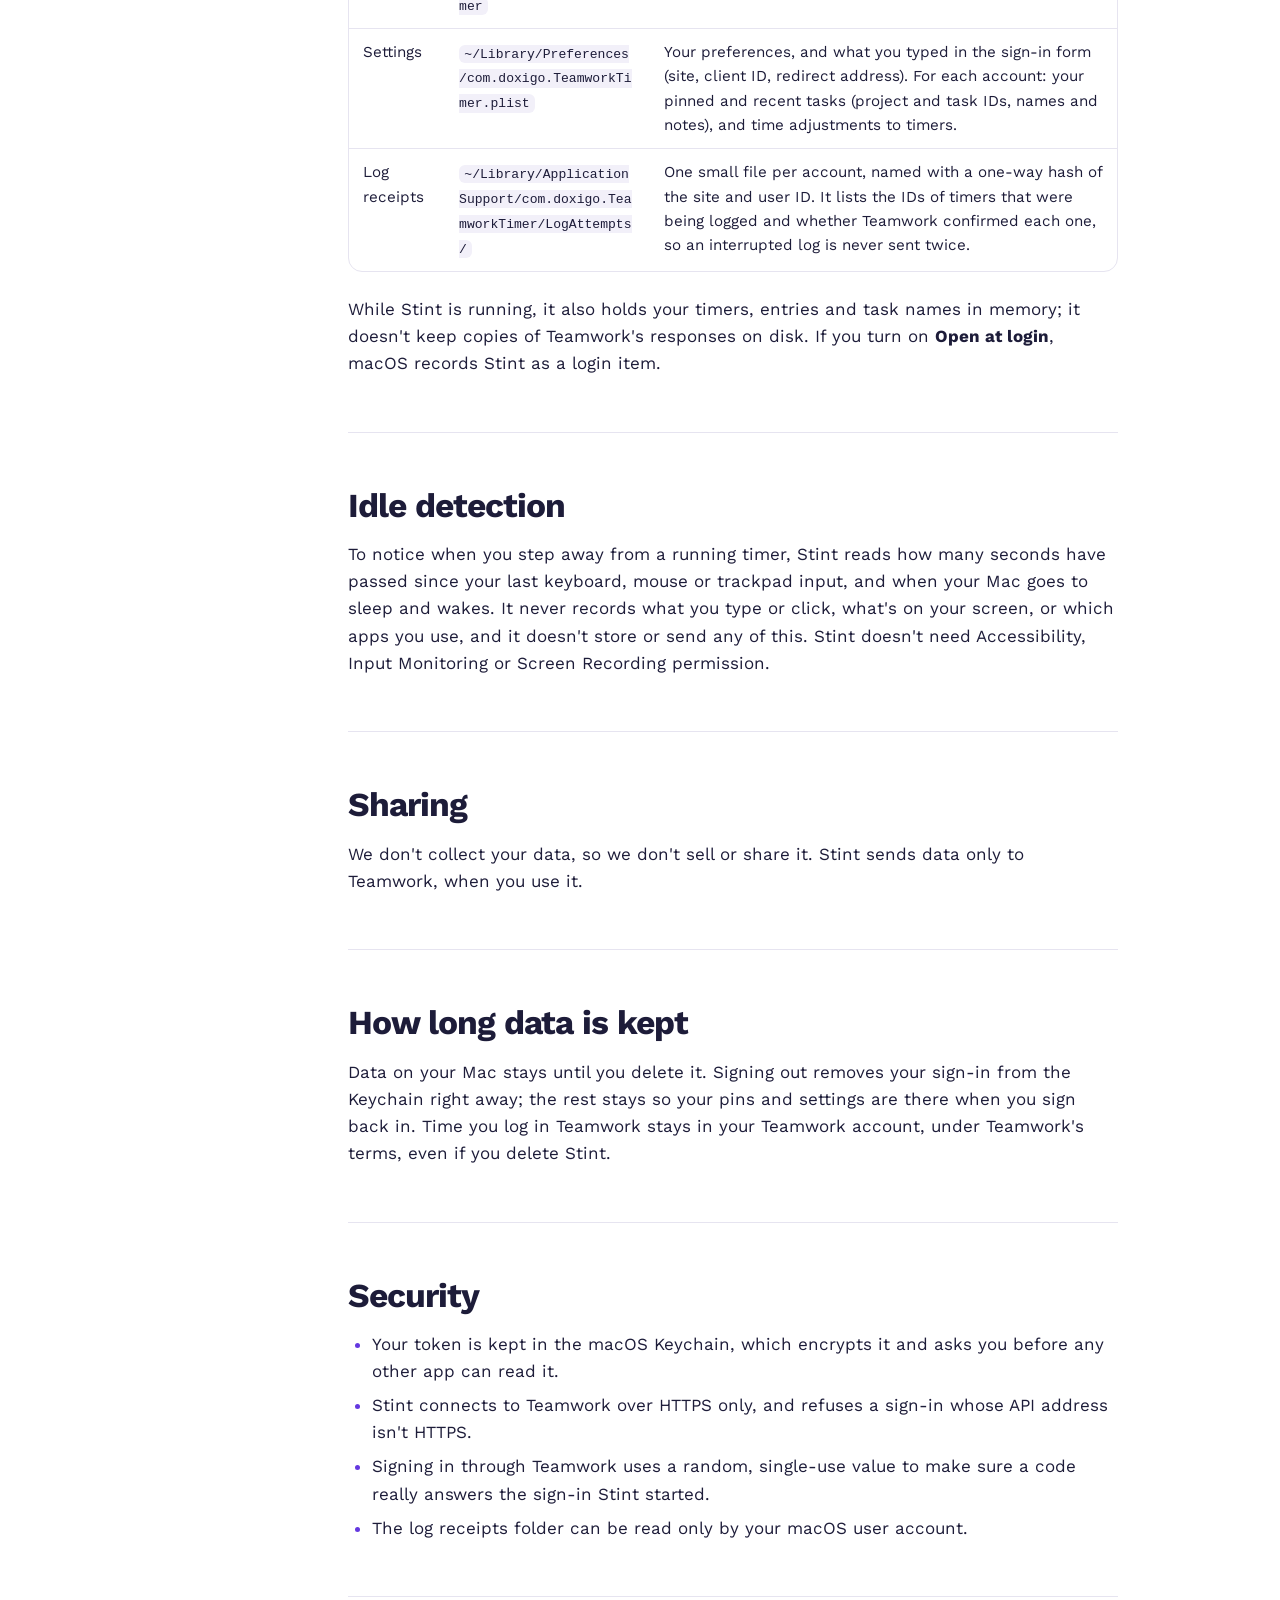
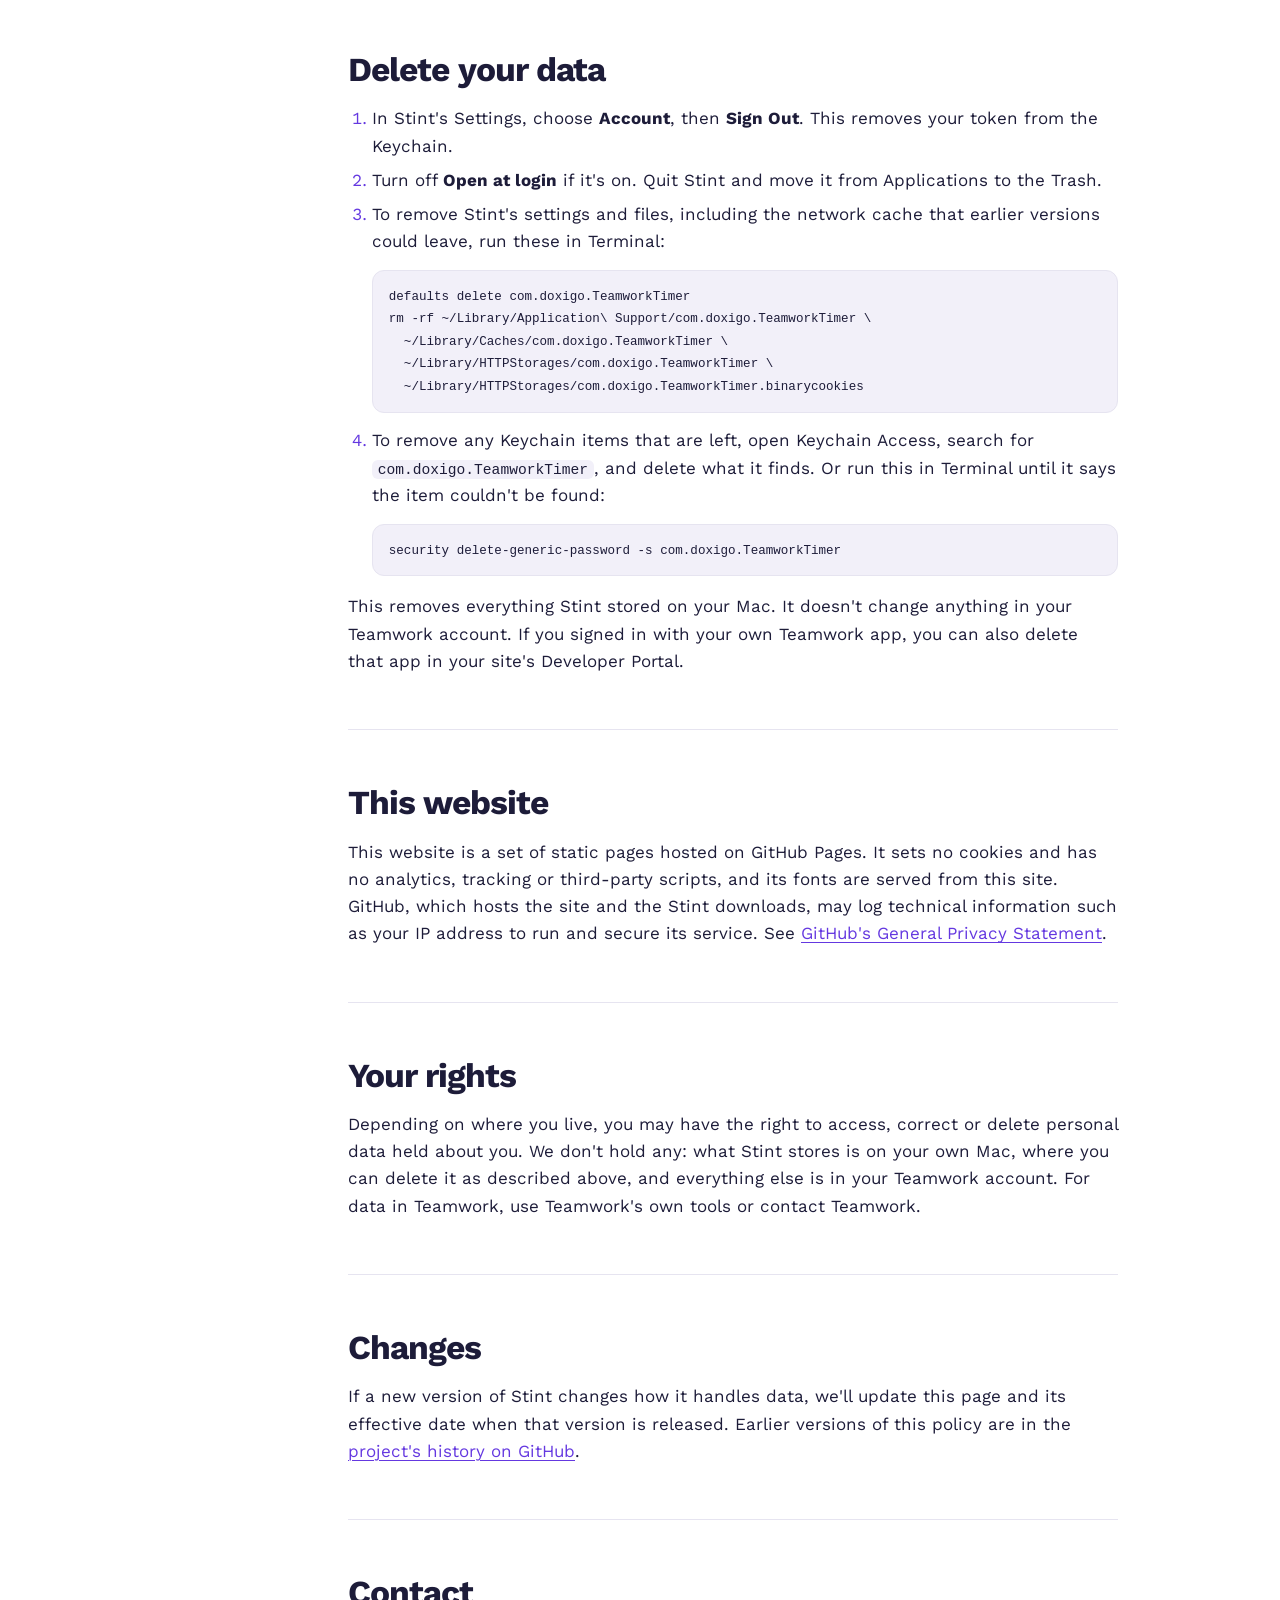
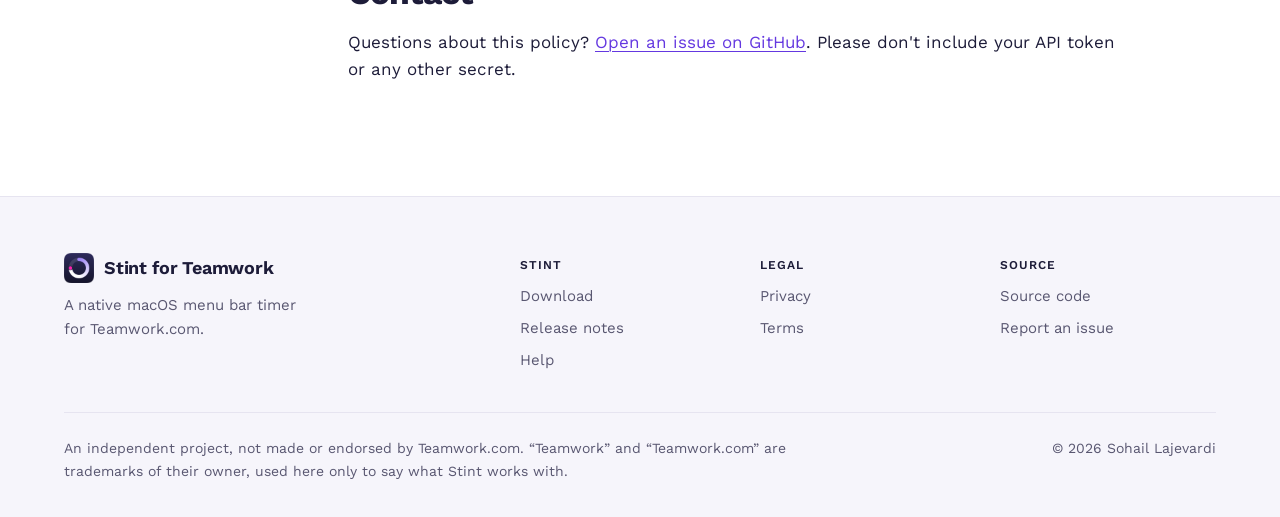
<file: docs/privacy/index.html>
<!doctype html>
<html lang="en">
<head>
<meta charset="utf-8">
<meta name="viewport" content="width=device-width, initial-scale=1">
<title>Privacy Policy · Stint for Teamwork.com</title>
<meta name="description" content="What Stint stores on your Mac, what it sends to Teamwork.com, and how to delete it. No analytics, no tracking, no servers of our own.">
<link rel="canonical" href="https://doxigo.github.io/stint/privacy/">
<meta name="theme-color" content="#13122e">
<link rel="icon" href="../assets/icon.png" type="image/png">
<link rel="apple-touch-icon" href="../assets/icon.png">
<link rel="preload" href="../assets/work-sans.woff2" as="font" type="font/woff2" crossorigin>
<link rel="stylesheet" href="../assets/site.css">
</head>
<body>
<a class="skip" href="#main">Skip to content</a>
<header class="site-header">
  <div class="wrap bar">
    <a class="brand" href="../"><img src="../assets/icon.png" alt="" width="30" height="30">Stint</a>
    <nav aria-label="Site">
      <a href="../help/">Help</a>
      <a href="./" aria-current="page">Privacy</a>
      <a href="../terms/">Terms</a>
      <a href="https://github.com/doxigo/stint">GitHub</a>
    </nav>
    <a class="button light get-pill" href="https://github.com/doxigo/stint/releases/latest/download/Stint.dmg"><svg class="i" viewBox="0 0 24 24" aria-hidden="true"><path d="M12 4v11m0 0-4.5-4.5M12 15l4.5-4.5M5 19.5h14"/></svg>Download</a>
  </div>
</header>

<main id="main">
  <div class="page-head">
    <div class="wrap">
      <h1>Privacy policy<span class="dot">.</span></h1>
      <p>Stint connects your Mac to your own Teamwork.com account, and nothing else. This page explains exactly what that means.</p>
    </div>
  </div>

  <div class="wrap doc">
    <nav class="toc" aria-labelledby="toc-title">
      <h2 id="toc-title">On this page</h2>
      <ol>
        <li><a href="#summary">In short</a></li>
        <li><a href="#who">Who we are</a></li>
        <li><a href="#network">What Stint sends, and where</a></li>
        <li><a href="#on-your-mac">What Stint keeps on your Mac</a></li>
        <li><a href="#idle">Idle detection</a></li>
        <li><a href="#sharing">Sharing</a></li>
        <li><a href="#retention">How long data is kept</a></li>
        <li><a href="#security">Security</a></li>
        <li><a href="#delete">Delete your data</a></li>
        <li><a href="#website">This website</a></li>
        <li><a href="#rights">Your rights</a></li>
        <li><a href="#changes">Changes</a></li>
        <li><a href="#contact">Contact</a></li>
      </ol>
    </nav>

    <article class="prose">
      <p class="updated">Effective 11 November 2026</p>

      <section>
        <h2 id="summary">In short</h2>
        <ul>
          <li>Stint reads and writes your timers and time entries in your own Teamwork.com account. The only other service it talks to is GitHub, to check for and download its own updates.</li>
          <li>Your sign-in is stored in the macOS Keychain on your Mac.</li>
          <li>Stint has no analytics, tracking, advertising or crash reporting, and no servers of its own. We, the developers, never receive any of your data.</li>
          <li>Stint's source code is public on <a href="https://github.com/doxigo/stint">GitHub</a>, so you can check everything on this page.</li>
        </ul>
      </section>

      <section>
        <h2 id="who">Who we are</h2>
        <p>Stint is an independent Mac app published by Sohail Lajevardi (“we”, “us”). It's not made or endorsed by Teamwork.com. This policy covers the Stint app for macOS and this website.</p>
      </section>

      <section>
        <h2 id="network">What Stint sends, and where</h2>
        <p>Stint connects to Teamwork.com in two places, and to GitHub for its own updates, always over HTTPS.</p>

        <h3>Your Teamwork site</h3>
        <p>This is the address you sign in with, such as <code>https://acme.teamwork.com</code>, or the API address that Teamwork gives Stint when you sign in through Teamwork. Stint uses Teamwork's API to:</p>
        <ul>
          <li>read your profile: your user ID, name, and working hours or day length, which set your daily target;</li>
          <li>read your timers and time entries, and the tasks and projects you can see in Teamwork, including your starred projects and the tasks assigned to you;</li>
          <li>make the changes you ask for: start, pause, edit and delete timers; log, edit and delete time; mark tasks complete; and star or unstar projects.</li>
        </ul>
        <p>Every request carries your API token or access token, so Teamwork knows it's you. Stint checks for changes every 15 seconds while you're signed in, so timers started on the web appear in Stint.</p>

        <h3>Signing in through Teamwork, on teamwork.com</h3>
        <p>Only if you click <strong>Sign in with Teamwork</strong>: Teamwork's login page at <code>www.teamwork.com</code> opens in a sign-in sheet from macOS, which uses your web browser's Teamwork session, so you may already be signed in. If your company uses single sign-on, its login page opens in the same sheet. These pages belong to Teamwork and to your sign-on provider, and load what they load under those companies' privacy policies. Stint doesn't see what you type into them.</p>
        <p>When you've signed in, Teamwork redirects the sheet to <code>stint://oauth/callback</code> with a one-time code. macOS hands that address straight to Stint and closes the sheet; Stint checks that the code answers the sign-in it started. It sends the code, with Stint's client ID, client secret and that redirect address, to Teamwork's Launchpad service at <code>www.teamwork.com</code>, which returns an access token and your site's API address.</p>
        <p>If your copy of Stint opens Teamwork's login in a Stint window instead, the window keeps no cookies or website data once it closes, and Stint stops the page at <code>https://www.teamwork.com/callback</code> to take the code. If you sign in with your own Teamwork app, the same happens in your web browser, with that app's client ID and secret. To receive the code, the sign-in sheet hands Stint a <code>stint://</code> address, or Stint briefly listens on a local address on your Mac, such as <code>http://localhost:8123</code>, which accepts connections from your Mac only. Stint checks the code the same way, and stops waiting when sign-in finishes, is cancelled, or times out after five minutes.</p>

        <h3>Updates, from GitHub</h3>
        <p>Stint 0.5.5 and later keep themselves up to date. Every six hours Stint asks GitHub's API at <code>api.github.com</code> for its latest release, and downloads a newer version from GitHub when there is one. As with any web request, GitHub sees your IP address and that the request came from Stint. Stint sends nothing about you, your Teamwork account or your time. GitHub handles these requests under its <a href="https://docs.github.com/site-policy/privacy-policies/github-general-privacy-statement">Privacy Statement</a>.</p>
        <p>To turn this off, open Settings, go to <strong>Updates</strong> and switch off <strong>Install updates automatically</strong>. Stint then contacts GitHub only when you click <strong>Check Now</strong>.</p>

        <h3>Nothing else</h3>
        <p>Stint makes no other network connections. There's no analytics, telemetry, crash reporting, advertising or tracking, and Stint contains no third-party code: it's built only with Apple's own frameworks. Reminders are notifications scheduled on your Mac, not sent from a server.</p>
        <p>When you click a link in Stint, such as a task's title, <strong>Open Teamwork in Browser</strong>, or <strong>Open Developer Portal</strong>, it opens in your web browser, which handles it under its own privacy policy and the website's.</p>
        <p>What happens to your data inside Teamwork is covered by Teamwork's <a href="https://www.teamwork.com/legal/privacy-notice/">Privacy Notice</a>.</p>
      </section>

      <section>
        <h2 id="on-your-mac">What Stint keeps on your Mac</h2>
        <p>Everything Stint stores stays on your Mac, in your user account. None of it is sent to us.</p>
        <div class="table-scroll">
          <table>
            <thead><tr><th scope="col">What</th><th scope="col">Where</th><th scope="col">Contains</th></tr></thead>
            <tbody>
              <tr>
                <td>Sign-in</td>
                <td>macOS Keychain, service <code>com.doxigo.TeamworkTimer</code></td>
                <td>Your Teamwork site address, and your API token or access token. If you sign in with your own Teamwork app, its client secret too.</td>
              </tr>
              <tr>
                <td>Settings</td>
                <td><code>~/Library/Preferences/com.doxigo.TeamworkTimer.plist</code></td>
                <td>Your preferences, and what you typed in the sign-in form (site, client ID, redirect address). For each account: your pinned and recent tasks (project and task IDs, names and notes), and time adjustments to timers.</td>
              </tr>
              <tr>
                <td>Log receipts</td>
                <td><code>~/Library/Application Support/com.doxigo.TeamworkTimer/LogAttempts/</code></td>
                <td>One small file per account, named with a one-way hash of the site and user ID. It lists the IDs of timers that were being logged and whether Teamwork confirmed each one, so an interrupted log is never sent twice.</td>
              </tr>
            </tbody>
          </table>
        </div>
        <p>While Stint is running, it also holds your timers, entries and task names in memory; it doesn't keep copies of Teamwork's responses on disk. If you turn on <strong>Open at login</strong>, macOS records Stint as a login item.</p>
      </section>

      <section>
        <h2 id="idle">Idle detection</h2>
        <p>To notice when you step away from a running timer, Stint reads how many seconds have passed since your last keyboard, mouse or trackpad input, and when your Mac goes to sleep and wakes. It never records what you type or click, what's on your screen, or which apps you use, and it doesn't store or send any of this. Stint doesn't need Accessibility, Input Monitoring or Screen Recording permission.</p>
      </section>

      <section>
        <h2 id="sharing">Sharing</h2>
        <p>We don't collect your data, so we don't sell or share it. Stint sends data only to Teamwork, when you use it.</p>
      </section>

      <section>
        <h2 id="retention">How long data is kept</h2>
        <p>Data on your Mac stays until you delete it. Signing out removes your sign-in from the Keychain right away; the rest stays so your pins and settings are there when you sign back in. Time you log in Teamwork stays in your Teamwork account, under Teamwork's terms, even if you delete Stint.</p>
      </section>

      <section>
        <h2 id="security">Security</h2>
        <ul>
          <li>Your token is kept in the macOS Keychain, which encrypts it and asks you before any other app can read it.</li>
          <li>Stint connects to Teamwork over HTTPS only, and refuses a sign-in whose API address isn't HTTPS.</li>
          <li>Signing in through Teamwork uses a random, single-use value to make sure a code really answers the sign-in Stint started.</li>
          <li>The log receipts folder can be read only by your macOS user account.</li>
        </ul>
      </section>

      <section>
        <h2 id="delete">Delete your data</h2>
        <ol>
          <li>In Stint's Settings, choose <strong>Account</strong>, then <strong>Sign Out</strong>. This removes your token from the Keychain.</li>
          <li>Turn off <strong>Open at login</strong> if it's on. Quit Stint and move it from Applications to the Trash.</li>
          <li>To remove Stint's settings and files, including the network cache that earlier versions could leave, run these in Terminal:
            <pre><code>defaults delete com.doxigo.TeamworkTimer
rm -rf ~/Library/Application\ Support/com.doxigo.TeamworkTimer \
  ~/Library/Caches/com.doxigo.TeamworkTimer \
  ~/Library/HTTPStorages/com.doxigo.TeamworkTimer \
  ~/Library/HTTPStorages/com.doxigo.TeamworkTimer.binarycookies</code></pre>
          </li>
          <li>To remove any Keychain items that are left, open Keychain Access, search for <code>com.doxigo.TeamworkTimer</code>, and delete what it finds. Or run this in Terminal until it says the item couldn't be found:
            <pre><code>security delete-generic-password -s com.doxigo.TeamworkTimer</code></pre>
          </li>
        </ol>
        <p>This removes everything Stint stored on your Mac. It doesn't change anything in your Teamwork account. If you signed in with your own Teamwork app, you can also delete that app in your site's Developer Portal.</p>
      </section>

      <section>
        <h2 id="website">This website</h2>
        <p>This website is a set of static pages hosted on GitHub Pages. It sets no cookies and has no analytics, tracking or third-party scripts, and its fonts are served from this site. GitHub, which hosts the site and the Stint downloads, may log technical information such as your IP address to run and secure its service. See <a href="https://docs.github.com/en/site-policy/privacy-policies/github-general-privacy-statement">GitHub's General Privacy Statement</a>.</p>
      </section>

      <section>
        <h2 id="rights">Your rights</h2>
        <p>Depending on where you live, you may have the right to access, correct or delete personal data held about you. We don't hold any: what Stint stores is on your own Mac, where you can delete it as described above, and everything else is in your Teamwork account. For data in Teamwork, use Teamwork's own tools or contact Teamwork.</p>
      </section>

      <section>
        <h2 id="changes">Changes</h2>
        <p>If a new version of Stint changes how it handles data, we'll update this page and its effective date when that version is released. Earlier versions of this policy are in the <a href="https://github.com/doxigo/stint/commits/main/docs/privacy/index.html">project's history on GitHub</a>.</p>
      </section>

      <section>
        <h2 id="contact">Contact</h2>
        <p>Questions about this policy? <a href="https://github.com/doxigo/stint/issues">Open an issue on GitHub</a>. Please don't include your API token or any other secret.</p>
      </section>
    </article>
  </div>
</main>

<footer class="site-footer">
  <div class="wrap">
    <div class="foot-grid">
      <div class="foot-brand">
        <a class="brand" href="../"><img src="../assets/icon.png" alt="" width="30" height="30">Stint for Teamwork</a>
        <p>A native macOS menu bar timer for Teamwork.com.</p>
      </div>
      <nav aria-labelledby="f-app"><h2 id="f-app">Stint</h2><ul>
        <li><a href="https://github.com/doxigo/stint/releases/latest/download/Stint.dmg">Download</a></li>
        <li><a href="https://github.com/doxigo/stint/releases/latest">Release notes</a></li>
        <li><a href="../help/">Help</a></li>
      </ul></nav>
      <nav aria-labelledby="f-legal"><h2 id="f-legal">Legal</h2><ul>
        <li><a href="../privacy/">Privacy</a></li>
        <li><a href="../terms/">Terms</a></li>
      </ul></nav>
      <nav aria-labelledby="f-src"><h2 id="f-src">Source</h2><ul>
        <li><a href="https://github.com/doxigo/stint">Source code</a></li>
        <li><a href="https://github.com/doxigo/stint/issues">Report an issue</a></li>
      </ul></nav>
    </div>
    <div class="foot-legal">
      <p>An independent project, not made or endorsed by Teamwork.com. “Teamwork” and “Teamwork.com” are trademarks of their owner, used here only to say what Stint works with.</p>
      <p>© 2026 Sohail Lajevardi</p>
    </div>
  </div>
</footer>
</body>
</html>
</file>
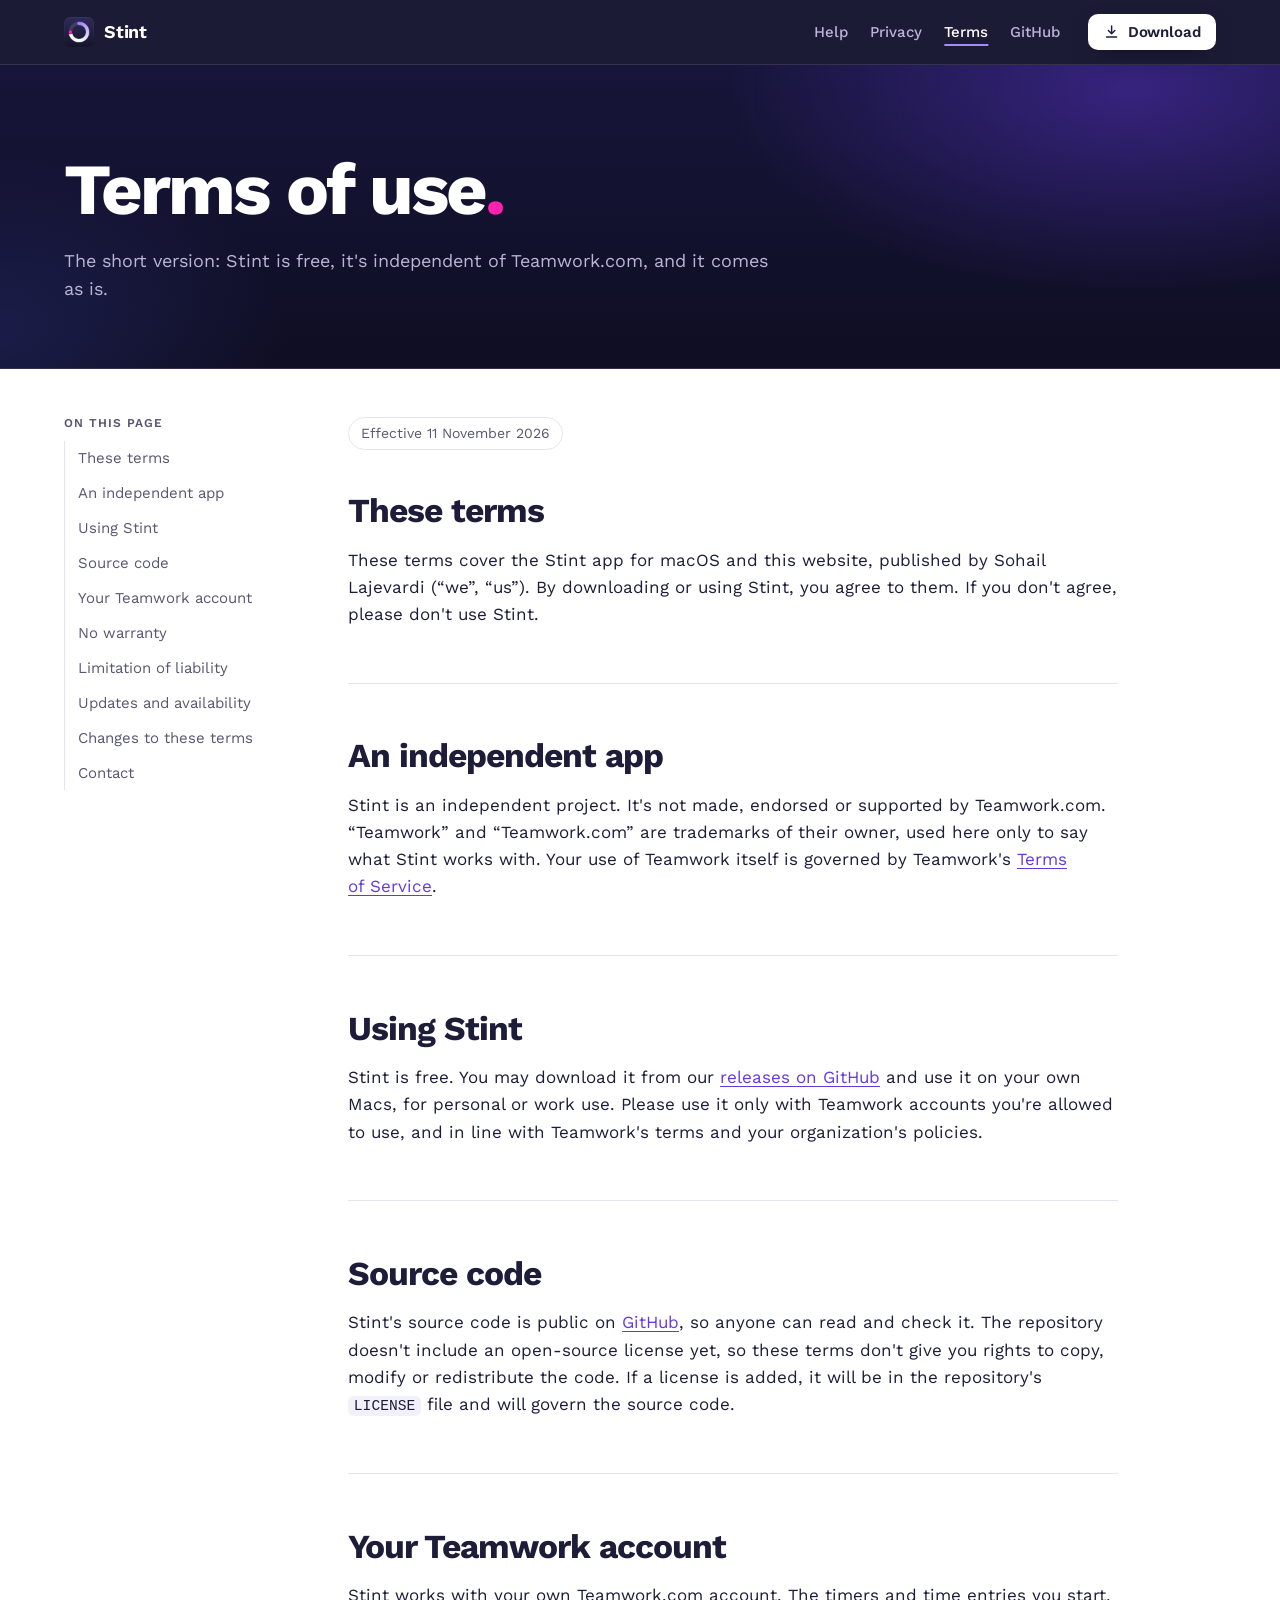
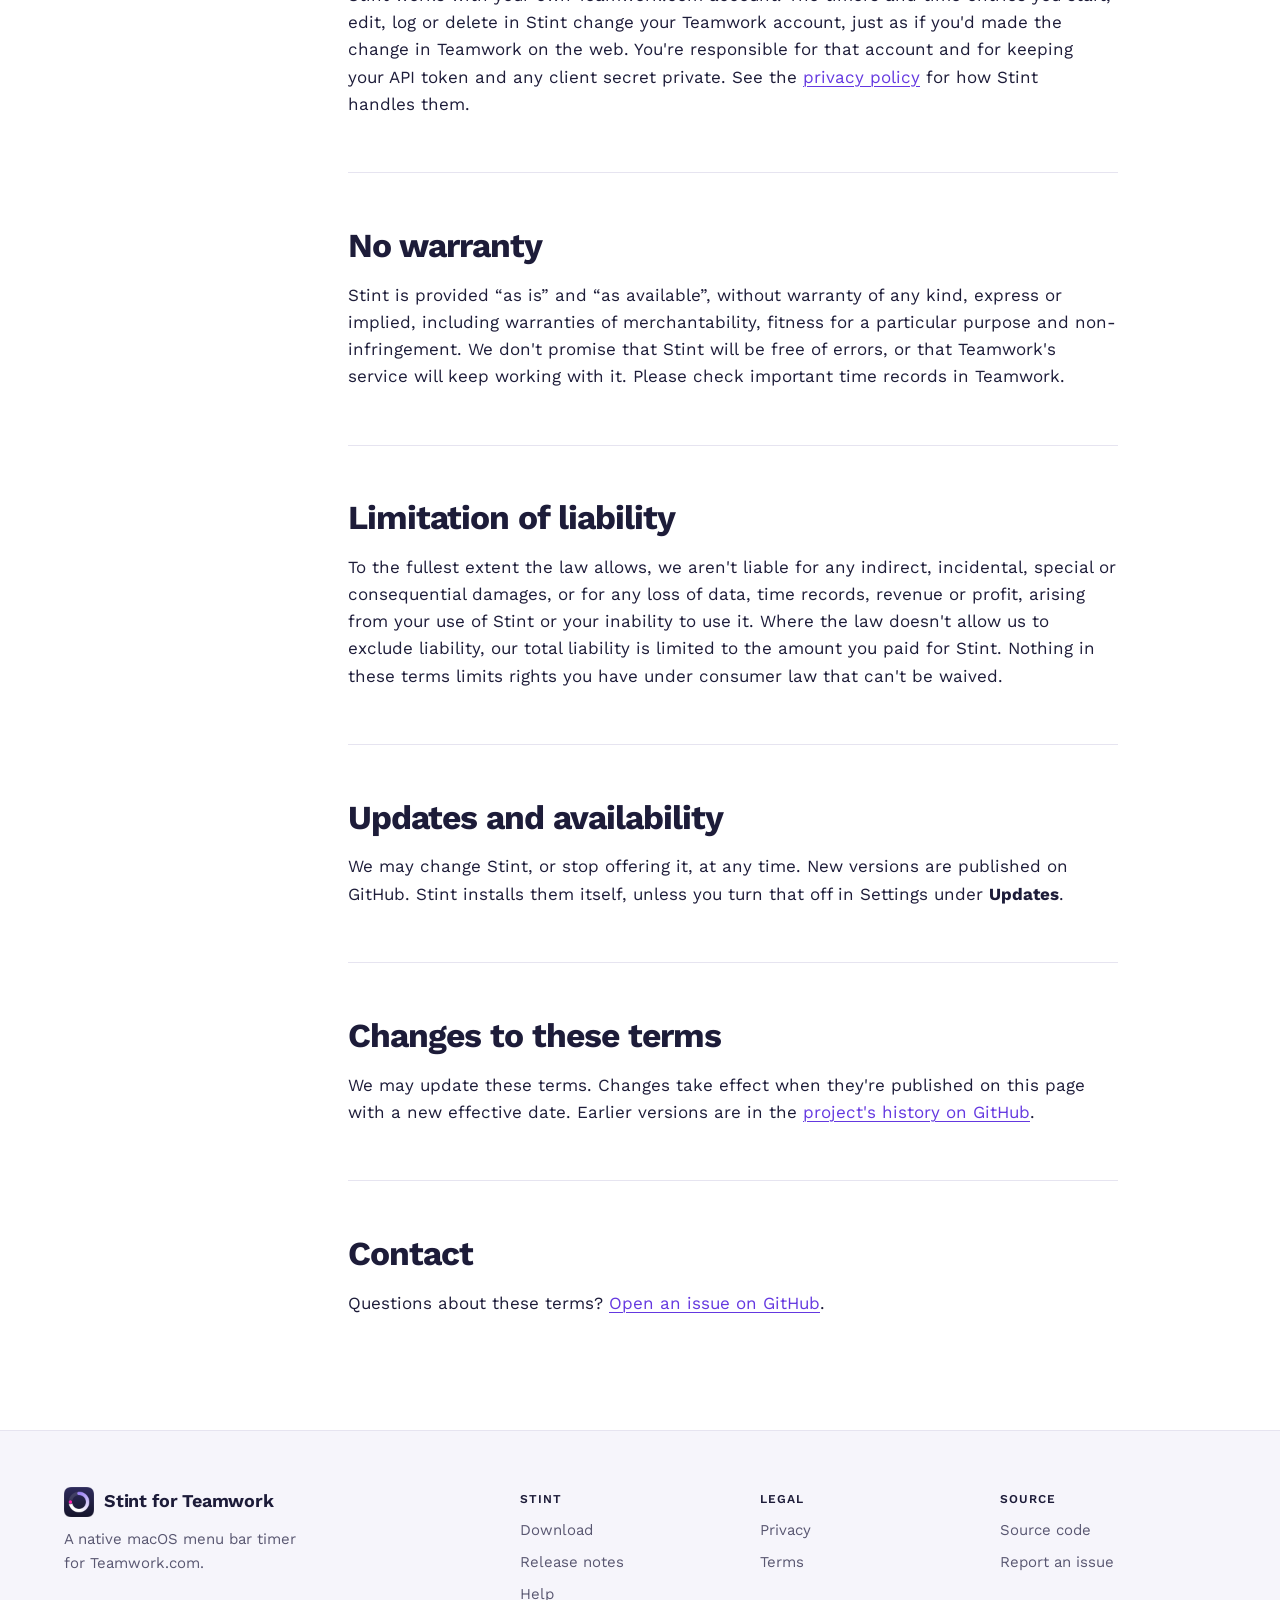
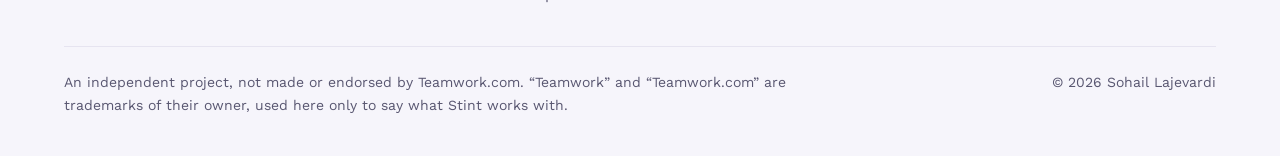
<file: docs/terms/index.html>
<!doctype html>
<html lang="en">
<head>
<meta charset="utf-8">
<meta name="viewport" content="width=device-width, initial-scale=1">
<title>Terms of Use · Stint for Teamwork.com</title>
<meta name="description" content="The terms for using Stint, a free, independent macOS menu bar timer for Teamwork.com.">
<link rel="canonical" href="https://doxigo.github.io/stint/terms/">
<meta name="theme-color" content="#13122e">
<link rel="icon" href="../assets/icon.png" type="image/png">
<link rel="apple-touch-icon" href="../assets/icon.png">
<link rel="preload" href="../assets/work-sans.woff2" as="font" type="font/woff2" crossorigin>
<link rel="stylesheet" href="../assets/site.css">
</head>
<body>
<a class="skip" href="#main">Skip to content</a>
<header class="site-header">
  <div class="wrap bar">
    <a class="brand" href="../"><img src="../assets/icon.png" alt="" width="30" height="30">Stint</a>
    <nav aria-label="Site">
      <a href="../help/">Help</a>
      <a href="../privacy/">Privacy</a>
      <a href="./" aria-current="page">Terms</a>
      <a href="https://github.com/doxigo/stint">GitHub</a>
    </nav>
    <a class="button light get-pill" href="https://github.com/doxigo/stint/releases/latest/download/Stint.dmg"><svg class="i" viewBox="0 0 24 24" aria-hidden="true"><path d="M12 4v11m0 0-4.5-4.5M12 15l4.5-4.5M5 19.5h14"/></svg>Download</a>
  </div>
</header>

<main id="main">
  <div class="page-head">
    <div class="wrap">
      <h1>Terms of use<span class="dot">.</span></h1>
      <p>The short version: Stint is free, it's independent of Teamwork.com, and it comes as is.</p>
    </div>
  </div>

  <div class="wrap doc">
    <nav class="toc" aria-labelledby="toc-title">
      <h2 id="toc-title">On this page</h2>
      <ol>
        <li><a href="#agreement">These terms</a></li>
        <li><a href="#independent">An independent app</a></li>
        <li><a href="#use">Using Stint</a></li>
        <li><a href="#source">Source code</a></li>
        <li><a href="#account">Your Teamwork account</a></li>
        <li><a href="#warranty">No warranty</a></li>
        <li><a href="#liability">Limitation of liability</a></li>
        <li><a href="#availability">Updates and availability</a></li>
        <li><a href="#changes">Changes to these terms</a></li>
        <li><a href="#contact">Contact</a></li>
      </ol>
    </nav>

    <article class="prose">
      <p class="updated">Effective 11 November 2026</p>

      <section>
        <h2 id="agreement">These terms</h2>
        <p>These terms cover the Stint app for macOS and this website, published by Sohail Lajevardi (“we”, “us”). By downloading or using Stint, you agree to them. If you don't agree, please don't use Stint.</p>
      </section>

      <section>
        <h2 id="independent">An independent app</h2>
        <p>Stint is an independent project. It's not made, endorsed or supported by Teamwork.com. “Teamwork” and “Teamwork.com” are trademarks of their owner, used here only to say what Stint works with. Your use of Teamwork itself is governed by Teamwork's <a href="https://www.teamwork.com/legal/terms-of-service/">Terms of Service</a>.</p>
      </section>

      <section>
        <h2 id="use">Using Stint</h2>
        <p>Stint is free. You may download it from our <a href="https://github.com/doxigo/stint/releases">releases on GitHub</a> and use it on your own Macs, for personal or work use. Please use it only with Teamwork accounts you're allowed to use, and in line with Teamwork's terms and your organization's policies.</p>
      </section>

      <section>
        <h2 id="source">Source code</h2>
        <p>Stint's source code is public on <a href="https://github.com/doxigo/stint">GitHub</a>, so anyone can read and check it. The repository doesn't include an open-source license yet, so these terms don't give you rights to copy, modify or redistribute the code. If a license is added, it will be in the repository's <code>LICENSE</code> file and will govern the source code.</p>
      </section>

      <section>
        <h2 id="account">Your Teamwork account</h2>
        <p>Stint works with your own Teamwork.com account. The timers and time entries you start, edit, log or delete in Stint change your Teamwork account, just as if you'd made the change in Teamwork on the web. You're responsible for that account and for keeping your API token and any client secret private. See the <a href="../privacy/">privacy policy</a> for how Stint handles them.</p>
      </section>

      <section>
        <h2 id="warranty">No warranty</h2>
        <p>Stint is provided “as is” and “as available”, without warranty of any kind, express or implied, including warranties of merchantability, fitness for a particular purpose and non-infringement. We don't promise that Stint will be free of errors, or that Teamwork's service will keep working with it. Please check important time records in Teamwork.</p>
      </section>

      <section>
        <h2 id="liability">Limitation of liability</h2>
        <p>To the fullest extent the law allows, we aren't liable for any indirect, incidental, special or consequential damages, or for any loss of data, time records, revenue or profit, arising from your use of Stint or your inability to use it. Where the law doesn't allow us to exclude liability, our total liability is limited to the amount you paid for Stint. Nothing in these terms limits rights you have under consumer law that can't be waived.</p>
      </section>

      <section>
        <h2 id="availability">Updates and availability</h2>
        <p>We may change Stint, or stop offering it, at any time. New versions are published on GitHub. Stint installs them itself, unless you turn that off in Settings under <strong>Updates</strong>.</p>
      </section>

      <section>
        <h2 id="changes">Changes to these terms</h2>
        <p>We may update these terms. Changes take effect when they're published on this page with a new effective date. Earlier versions are in the <a href="https://github.com/doxigo/stint/commits/main/docs/terms/index.html">project's history on GitHub</a>.</p>
      </section>

      <section>
        <h2 id="contact">Contact</h2>
        <p>Questions about these terms? <a href="https://github.com/doxigo/stint/issues">Open an issue on GitHub</a>.</p>
      </section>
    </article>
  </div>
</main>

<footer class="site-footer">
  <div class="wrap">
    <div class="foot-grid">
      <div class="foot-brand">
        <a class="brand" href="../"><img src="../assets/icon.png" alt="" width="30" height="30">Stint for Teamwork</a>
        <p>A native macOS menu bar timer for Teamwork.com.</p>
      </div>
      <nav aria-labelledby="f-app"><h2 id="f-app">Stint</h2><ul>
        <li><a href="https://github.com/doxigo/stint/releases/latest/download/Stint.dmg">Download</a></li>
        <li><a href="https://github.com/doxigo/stint/releases/latest">Release notes</a></li>
        <li><a href="../help/">Help</a></li>
      </ul></nav>
      <nav aria-labelledby="f-legal"><h2 id="f-legal">Legal</h2><ul>
        <li><a href="../privacy/">Privacy</a></li>
        <li><a href="../terms/">Terms</a></li>
      </ul></nav>
      <nav aria-labelledby="f-src"><h2 id="f-src">Source</h2><ul>
        <li><a href="https://github.com/doxigo/stint">Source code</a></li>
        <li><a href="https://github.com/doxigo/stint/issues">Report an issue</a></li>
      </ul></nav>
    </div>
    <div class="foot-legal">
      <p>An independent project, not made or endorsed by Teamwork.com. “Teamwork” and “Teamwork.com” are trademarks of their owner, used here only to say what Stint works with.</p>
      <p>© 2026 Sohail Lajevardi</p>
    </div>
  </div>
</footer>
</body>
</html>
</file>
<file: docs/assets/site.css>
/* Stint site. Stint's palette (Sources/TeamworkTimer/Brand.swift) and Work Sans, self-hosted.
   The header and the hero stage are always night slate; everything else follows the system. */
@font-face {
  font-family: "Work Sans";
  src: url("work-sans.woff2") format("woff2");
  font-weight: 100 900;
  font-display: swap;
}

:root {
  color-scheme: light dark;
  --slate: #1d1c39;
  --night: #0f0e23;
  --purple: #6438e0; /* fills in both schemes: white on it is 6.9:1 */
  --purple-press: #5329cf;
  --lilac: #a48bf7; /* purple as text on night */
  --pink: #ff22b1; /* dots only: the brand rules keep it off buttons and large text */
  --on-night: #f4f3fb;
  --on-night-muted: #b9b6d3;
  --night-line: rgba(220, 214, 255, 0.12);

  --bg: #ffffff;
  --bg-alt: #f6f5fb;
  --surface: #ffffff;
  --text: #1d1c39;
  --muted: #595771;
  --line: #e6e4f0;
  --accent: #6438e0;
  --accent-soft: #f0ecfd;
  --code: #f2f0f9;
  --lift: 0 1px 2px rgba(29, 28, 57, 0.05), 0 18px 40px -22px rgba(29, 28, 57, 0.28);

  --wrap: 72rem;
  --gutter: 16px;
  --radius: 14px;
  --radius-lg: 22px;
  --ease-out: cubic-bezier(0.16, 1, 0.3, 1);
  --head-h: 64px;
}

@media (prefers-color-scheme: dark) {
  :root {
    --bg: #0f0e23;
    --bg-alt: #141329;
    --surface: #18172f;
    --text: #efeef8;
    --muted: #aba8c5;
    --line: rgba(220, 214, 255, 0.11);
    --accent: #a48bf7; /* #6438e0 is under 4.5:1 on these grounds */
    --accent-soft: rgba(164, 139, 247, 0.13);
    --code: #211f3f;
    --lift: 0 1px 2px rgba(0, 0, 0, 0.3), 0 22px 44px -24px rgba(0, 0, 0, 0.7);
  }
}

*, *::before, *::after { box-sizing: border-box; }
html { -webkit-text-size-adjust: 100%; scroll-padding-top: calc(var(--head-h) + 20px); }
@media (prefers-reduced-motion: no-preference) { html { scroll-behavior: smooth; } }

body {
  margin: 0;
  background: var(--bg);
  color: var(--text);
  font: 400 1.0625rem/1.6 "Work Sans", system-ui, -apple-system, sans-serif;
  font-feature-settings: "ss01" 0;
  -webkit-font-smoothing: antialiased;
  text-rendering: optimizeLegibility;
}

h1, h2, h3 { font-weight: 700; line-height: 1.12; letter-spacing: -0.02em; margin: 0 0 0.5em; text-wrap: balance; }
h3 { font-size: 1.125rem; font-weight: 600; letter-spacing: -0.01em; }
p { margin: 0 0 1em; text-wrap: pretty; }
img { max-width: 100%; height: auto; display: block; }
a { color: var(--accent); text-decoration-thickness: 1px; text-underline-offset: 0.2em; }
a:hover { text-decoration-thickness: 2px; }
:focus-visible { outline: 2px solid var(--accent); outline-offset: 3px; border-radius: 6px; }
::selection { background: rgba(100, 56, 224, 0.24); }
.dot { color: var(--pink); }
.tnum { font-variant-numeric: tabular-nums; }
svg.i { width: 1em; height: 1em; flex: none; fill: none; stroke: currentColor; stroke-width: 1.75; stroke-linecap: round; stroke-linejoin: round; }

.wrap { width: min(var(--wrap), 100% - 2 * var(--gutter)); margin-inline: auto; }

.skip { position: absolute; left: 16px; top: -100px; background: #fff; color: var(--slate); padding: 8px 14px; border-radius: 10px; z-index: 50; font-weight: 600; }
.skip:focus { top: 12px; }

/* ── Header: a night band on every page ───────────────────────────── */
.site-header {
  position: sticky; top: 0; z-index: 20;
  background: rgba(19, 18, 46, 0.96);
  -webkit-backdrop-filter: blur(16px) saturate(1.4);
  backdrop-filter: blur(16px) saturate(1.4);
  border-bottom: 1px solid var(--night-line);
  color: var(--on-night);
}
.bar { display: flex; align-items: center; gap: 8px 28px; min-height: var(--head-h); flex-wrap: wrap; }
.brand { display: inline-flex; align-items: center; gap: 10px; color: #fff; font-weight: 650; font-size: 1.125rem; letter-spacing: -0.01em; text-decoration: none; margin-right: auto; }
.brand img { width: 30px; height: 30px; }
.site-header nav { display: flex; gap: 4px 22px; flex-wrap: wrap; align-items: center; }
.site-header nav a { color: var(--on-night-muted); text-decoration: none; font-weight: 500; font-size: 0.9375rem; padding-block: 6px; transition: color 0.2s; }
.site-header nav a:hover, .site-header nav a[aria-current="page"] { color: #fff; }
.site-header nav a[aria-current="page"] { text-decoration: underline; text-decoration-color: var(--lilac); text-decoration-thickness: 2px; text-underline-offset: 0.45em; }
.site-header :focus-visible, .hero :focus-visible, .page-head :focus-visible { outline-color: #fff; }
.site-header .get-pill { order: 3; }
@media (max-width: 599px) {
  .bar { padding-block: 10px 6px; }
  .site-header nav { order: 4; width: 100%; justify-content: space-between; gap: 4px 12px; }
  :root { --head-h: 96px; }
}

/* ── Buttons ──────────────────────────────────────────────────────── */
.button {
  display: inline-flex; align-items: center; justify-content: center; gap: 10px;
  min-height: 48px; padding: 0 22px; border-radius: 12px;
  font: inherit; font-weight: 600; letter-spacing: -0.005em; text-decoration: none; white-space: nowrap;
  border: 1px solid transparent; cursor: pointer;
  transition: transform 0.25s var(--ease-out), background-color 0.2s, border-color 0.2s, box-shadow 0.25s var(--ease-out);
}
.button:hover { text-decoration: none; }
.button:active { transform: translateY(1px) scale(0.99); }
.button .i { font-size: 1.15em; stroke-width: 2; }
.button.light { background: #fff; color: var(--slate); box-shadow: 0 8px 24px -10px rgba(4, 3, 16, 0.6); }
.button.light:hover { background: #f1edff; transform: translateY(-1px); box-shadow: 0 12px 28px -10px rgba(4, 3, 16, 0.7); }
.button.primary { background: var(--purple); color: #fff; }
.button.primary:hover { background: var(--purple-press); }
.button.quiet { color: var(--text); border-color: var(--line); background: var(--surface); }
.button.quiet:hover { border-color: var(--accent); color: var(--accent); }
.button.big { min-height: 56px; padding: 0 28px; font-size: 1.0625rem; border-radius: 14px; }
.get-pill { min-height: 36px; padding: 0 14px; border-radius: 10px; font-size: 0.9375rem; gap: 7px; box-shadow: none; }

/* ── Hero (landing): night stage in both schemes ──────────────────── */
.hero {
  position: relative; isolation: isolate; overflow: hidden;
  background: linear-gradient(180deg, #16153a 0%, var(--night) 62%);
  color: var(--on-night);
  padding-top: clamp(48px, 8vw, 96px);
}
.hero::before {
  content: ""; position: absolute; inset: -20% -10% 30%; z-index: -1; pointer-events: none;
  background:
    radial-gradient(42rem 24rem at 78% 18%, rgba(100, 56, 224, 0.42), transparent 70%),
    radial-gradient(30rem 20rem at 12% 42%, rgba(72, 84, 214, 0.22), transparent 70%);
}
@media (prefers-reduced-motion: no-preference) {
  .hero::before { animation: drift 22s ease-in-out infinite alternate; }
}
@keyframes drift { to { transform: translate3d(-4%, 3%, 0) scale(1.06); } }

.hero h1 {
  font-size: clamp(2.75rem, 7.6vw, 6rem); font-weight: 720; line-height: 0.98; letter-spacing: -0.04em;
  max-width: 11em; margin: 0 0 0.42em; color: #fff;
}
.hero-row { display: grid; gap: 28px 48px; grid-template-columns: 1fr; align-items: end; }
@media (min-width: 860px) { .hero-row { grid-template-columns: minmax(0, 1fr) auto; } }
.lede { font-size: clamp(1.125rem, 1.6vw, 1.3rem); line-height: 1.55; color: var(--on-night-muted); max-width: 33em; margin: 0; }
.lede strong { color: #fff; font-weight: 600; }
.cta { display: grid; justify-items: start; gap: 12px; }
@media (min-width: 860px) { .cta { justify-items: end; text-align: right; } }
.meta { font-size: 0.9rem; color: var(--on-night-muted); margin: 0; }
.meta a { color: #fff; white-space: nowrap; }

/* The stage: a slice of a Mac desktop with Stint in its menu bar */
.stage {
  --pop-w: 464px; --tail: 170px;
  position: relative; margin-top: clamp(40px, 6vw, 72px);
  display: grid; grid-template-columns: minmax(0, 1fr) var(--pop-w) var(--tail); grid-template-rows: 32px auto;
  border-radius: 28px 28px 0 0; overflow: hidden;
  border: 1px solid var(--night-line); border-bottom: 0;
  background:
    radial-gradient(70% 90% at 8% 0%, rgba(100, 56, 224, 0.55), transparent 62%),
    radial-gradient(60% 80% at 100% 10%, rgba(70, 92, 230, 0.35), transparent 62%),
    radial-gradient(80% 70% at 60% 120%, rgba(150, 70, 220, 0.5), transparent 62%),
    radial-gradient(60% 55% at 22% 100%, rgba(100, 56, 224, 0.42), transparent 70%),
    linear-gradient(160deg, #2a2167, #19173f 55%, #120f2c);
}
.menubar {
  grid-column: 1 / -1; grid-row: 1;
  background: rgba(14, 12, 34, 0.42);
  -webkit-backdrop-filter: blur(20px); backdrop-filter: blur(20px);
  border-bottom: 1px solid rgba(255, 255, 255, 0.06);
}
.mb-item { grid-column: 2; grid-row: 1; justify-self: center; align-self: center; z-index: 3; }
.mb-tail {
  grid-column: 3; grid-row: 1; z-index: 1; display: flex; align-items: center; justify-content: flex-end; gap: 16px;
  padding-right: 18px; color: rgba(255, 255, 255, 0.92); font: 500 13px/1 system-ui, -apple-system, sans-serif; white-space: nowrap;
}
.mb-tail .i { font-size: 15px; stroke-width: 1.6; }

/* Stint's status item: the "Highlight while running" badge, or the plain glyph and time while paused */
.badge {
  display: inline-flex; align-items: stretch; height: 22px; padding: 0; border: 0; border-radius: 5px; overflow: hidden;
  font: 600 13px/22px system-ui, -apple-system, sans-serif; font-variant-numeric: tabular-nums; color: #fff;
  background: transparent; cursor: pointer;
}
.badge .seg { display: grid; place-items: center; width: 22px; background: var(--purple); }
.badge .seg .i { font-size: 10px; fill: currentColor; stroke: none; }
.badge .time { padding: 0 8px; background: var(--slate); }
.badge.is-paused .seg { background: transparent; }
.badge.is-paused .time { background: transparent; padding-left: 2px; font-weight: 500; }
.badge:hover .time, .badge[aria-expanded="true"] .time { background: #2b2958; }
.badge.is-paused:hover, .badge.is-paused[aria-expanded="true"] { background: rgba(255, 255, 255, 0.16); }
.badge.is-paused:hover .time, .badge.is-paused[aria-expanded="true"] .time { background: transparent; }

.stage-window {
  grid-column: 1 / 3; grid-row: 2; align-self: start; z-index: 1;
  width: min(928px, 100% - 30px); margin: 52px 0 -96px 30px;
  border-radius: 12px; box-shadow: 0 30px 70px -20px rgba(5, 3, 20, 0.75), 0 0 0 1px rgba(255, 255, 255, 0.08);
}

/* The popover replica. It follows the visitor's light or dark setting, as the real one follows macOS. */
.pop {
  --p-bg: #ffffff; --p-text: #1d1d1f; --p-sub: #626268; --p-line: #e5e5ea; --p-btn: #ececf0; --p-run: #f2effc; --p-sel: #6438e0; --p-seltext: #6438e0;
  grid-column: 2; grid-row: 2; align-self: start; z-index: 2; position: relative;
  margin: 12px 0 44px;
  background: var(--p-bg); color: var(--p-text);
  border-radius: 14px;
  font: 400 13px/1.35 system-ui, -apple-system, BlinkMacSystemFont, "Segoe UI", sans-serif;
  box-shadow: 0 0 0 0.5px rgba(0, 0, 0, 0.25), 0 30px 80px -10px rgba(5, 3, 20, 0.7);
  transform-origin: 50% -12px;
}
.stage .pop { --p-bg: #232325; --p-text: #f2f2f4; --p-sub: #98989f; --p-line: #38383c; --p-btn: #3a3a3e; --p-run: #2d2c3e; --p-seltext: #a48bf7; box-shadow: 0 0 0 0.5px rgba(255, 255, 255, 0.16), 0 30px 80px -10px rgba(0, 0, 0, 0.8); }
@media (prefers-color-scheme: dark) {
  .pop { --p-bg: #232325; --p-text: #f2f2f4; --p-sub: #98989f; --p-line: #38383c; --p-btn: #3a3a3e; --p-run: #2d2c3e; --p-seltext: #a48bf7; }
}
.pop::before { /* the arrow, in the header's slate */
  content: ""; position: absolute; left: 50%; top: -6px; width: 14px; height: 14px;
  background: var(--slate); border-radius: 3px 0 0 0; transform: translateX(-50%) rotate(45deg);
}
.pop[hidden] { display: block; visibility: hidden; opacity: 0; transform: scale(0.96) translateY(-4px); }
@media (prefers-reduced-motion: no-preference) {
  .pop { transition: opacity 0.18s var(--ease-out), transform 0.28s var(--ease-out), visibility 0s; }
  .pop[hidden] { transition: opacity 0.14s, transform 0.14s, visibility 0s 0.14s; }
}
.pop-head { display: flex; align-items: center; justify-content: space-between; gap: 12px; padding: 13px 16px; background: var(--slate); color: #fff; border-radius: 14px 14px 0 0; }
.pop-head b { font-size: 14px; font-weight: 700; flex: 1; text-align: center; padding-left: 52px; }
.pop-head span { color: rgba(255, 255, 255, 0.78); font-variant-numeric: tabular-nums; font-weight: 500; }
.pop-week { list-style: none; margin: 0; padding: 10px 6px 12px; display: grid; grid-template-columns: 14px repeat(7, 1fr) 14px; align-items: center; text-align: center; border-bottom: 1px solid var(--p-line); }
.pop-week li { display: grid; gap: 3px; justify-items: center; }
.pop-week small { font-size: 10px; font-weight: 500; letter-spacing: 0.04em; color: var(--p-sub); }
.pop-week b { display: grid; place-items: center; width: 27px; height: 27px; border-radius: 50%; font-size: 14px; font-weight: 400; }
.pop-week .is-today b { background: var(--p-sel); color: #fff; font-weight: 600; }
.pop-week .is-today span { color: var(--p-seltext); }
.pop-week span { font-size: 11px; color: var(--p-sub); font-variant-numeric: tabular-nums; }
.pop-week .chev { color: var(--p-sub); font-size: 13px; }
.pop-sec { display: flex; justify-content: space-between; padding: 14px 16px 6px; font-size: 11px; font-weight: 600; letter-spacing: 0.07em; text-transform: uppercase; color: var(--p-sub); }
.pop-sec span:last-child { color: var(--p-text); letter-spacing: 0; font-variant-numeric: tabular-nums; }
.pop-list { list-style: none; margin: 0; padding: 0; }
.row { display: grid; grid-template-columns: minmax(0, 1fr) auto auto; align-items: start; gap: 2px 10px; padding: 10px 16px; position: relative; }
.row + .row::before { content: ""; position: absolute; top: 0; left: 16px; right: 0; border-top: 1px solid var(--p-line); }
.row.is-running { background: var(--p-run); }
.row.is-running + .row::before { left: 0; }
.row-text { display: grid; gap: 1px; min-width: 0; }
.row-text b { font-size: 13px; font-weight: 600; white-space: nowrap; overflow: hidden; text-overflow: ellipsis; }
.row-text span { color: var(--p-sub); white-space: nowrap; overflow: hidden; text-overflow: ellipsis; }
.row-time { display: inline-flex; align-items: center; gap: 8px; font-size: 16px; font-weight: 600; font-variant-numeric: tabular-nums; line-height: 26px; }
.row-time::before { content: ""; width: 7px; height: 7px; border-radius: 50%; background: var(--pink); opacity: 0; }
.row.is-running .row-time::before { opacity: 1; }
.row.is-paused .row-time { color: var(--p-sub); }
.row-btn {
  display: inline-flex; align-items: center; gap: 6px; height: 26px; padding: 0 10px; border: 0; border-radius: 7px; min-width: 76px; justify-content: center;
  background: var(--p-btn); color: var(--p-text); font: 500 13px/1 system-ui, -apple-system, sans-serif; cursor: pointer;
}
.row-btn:hover { filter: brightness(0.95); }
.stage .row-btn:hover { filter: brightness(1.15); }
.row-btn .i { font-size: 13px; stroke-width: 1.7; }
.row-btn .i.fill { fill: currentColor; stroke: none; }
.pop-foot { display: flex; gap: 6px; align-items: center; padding: 11px 12px 12px; border-top: 1px solid var(--p-line); }
.pop-foot span { display: inline-flex; align-items: center; justify-content: center; gap: 5px; height: 27px; min-width: 32px; padding: 0 9px; border-radius: 99px; background: var(--p-btn); font-size: 12px; white-space: nowrap; }
.pop-foot span:nth-child(5) { margin-left: auto; }
.pop-foot .i { font-size: 14px; stroke-width: 1.6; }
.pop :focus-visible { outline: 2px solid var(--p-sel); outline-offset: 2px; border-radius: 7px; }
.badge:focus-visible { outline: 2px solid #fff; outline-offset: 2px; }

.demo-hint {
  grid-column: 3; grid-row: 2; align-self: start; margin: 150px 0 0; padding: 0 22px 0 26px;
  font-size: 0.875rem; line-height: 1.5; color: var(--on-night-muted); position: relative;
}
.demo-hint b { display: block; color: #fff; font-weight: 600; margin-bottom: 2px; }
.demo-hint::before { content: ""; position: absolute; left: 6px; top: 0.7em; width: 12px; height: 1px; background: var(--lilac); }
.demo-hint::after { content: ""; position: absolute; left: 4px; top: calc(0.7em - 2px); width: 5px; height: 5px; border-radius: 50%; background: var(--pink); }

@media (max-width: 859px) {
  .stage { --pop-w: minmax(0, 372px); --tail: 120px; grid-template-columns: minmax(0, 1fr) var(--pop-w) var(--tail); }
  .stage-window { grid-column: 1 / -1; margin: 44px auto -96px 3%; width: 82%; }
  .mb-tail .wide { display: none; }
  .demo-hint { grid-column: 1 / -1; grid-row: 3; margin: -24px 0 0; padding: 0 20px 28px; text-align: center; }
  .demo-hint::before, .demo-hint::after { display: none; }
}
@media (max-width: 599px) {
  .stage { grid-template-columns: 12px minmax(0, 1fr) 12px; border-radius: 22px 22px 0 0; }
  .stage-window, .mb-tail { display: none; }
  .pop-head b { padding-left: 0; text-align: left; }
}

/* ── Sections ─────────────────────────────────────────────────────── */
.section { padding-block: clamp(72px, 10vw, 128px); }
.section.alt { background: var(--bg-alt); }
.section-head { max-width: 40rem; margin-bottom: clamp(36px, 5vw, 56px); }
.section-head h2, .display { font-size: clamp(2rem, 4.6vw, 3.4rem); line-height: 1.02; letter-spacing: -0.035em; font-weight: 700; margin-bottom: 0.4em; }
.section-head p { font-size: 1.125rem; color: var(--muted); margin: 0; }

/* Bento: panels that hold real UI, never icon tiles */
.bento { display: grid; gap: 16px; grid-template-columns: 1fr; }
@media (min-width: 860px) {
  .bento { grid-template-columns: repeat(12, minmax(0, 1fr)); }
  .span-7 { grid-column: span 7; } .span-5 { grid-column: span 5; }
  .tall { grid-row: span 2; }
}
.panel {
  position: relative; overflow: hidden; display: flex; flex-direction: column;
  background: var(--surface); border: 1px solid var(--line); border-radius: var(--radius-lg);
  padding: clamp(22px, 3vw, 32px); box-shadow: var(--lift); min-width: 0;
}
.panel h3 { font-size: 1.3rem; font-weight: 650; letter-spacing: -0.02em; margin-bottom: 0.4em; }
.panel > p { color: var(--muted); margin-bottom: 0; max-width: 34em; }
.panel > p + p { margin-top: 0.75em; }
.panel > :is(p, ul):has(+ .art) { margin-bottom: 16px; }
.panel .more { margin-top: 12px; font-weight: 600; font-size: 0.95rem; text-decoration: none; }
.panel .more:hover { text-decoration: underline; }
.panel .art { margin-top: auto; }
.panel .durations.art, .panel .pins.art { margin-top: 0; } /* lists follow their intro; spare row height falls below */
.shot-bleed { margin: 26px calc(-1 * clamp(22px, 3vw, 32px)) calc(-1 * clamp(22px, 3vw, 32px)); padding: 0 0 0 clamp(22px, 3vw, 32px); margin-top: auto; }
.shot-bleed img { border-radius: 12px 0 0 0; border: 1px solid var(--line); border-right: 0; border-bottom: 0; box-shadow: var(--lift); }
.shot-bleed.top { padding-top: 26px; }

/* the popover's header and week strip, set into a panel */
.pop.mini { align-self: stretch; margin: auto 0 0; box-shadow: 0 0 0 1px var(--line), var(--lift); transform: none; }
.pop.mini::before { display: none; }
.pop.mini .pop-sec { padding-top: 26px; }
.panel > .checks { margin-bottom: 28px; }
.toast-wrap { display: grid; place-items: center; height: 0; position: relative; z-index: 1; top: 2px; }
.toast { display: inline-flex; align-items: center; gap: 8px; margin: 0; padding: 8px 16px 8px 12px; border-radius: 99px; background: var(--purple); color: #fff; font: 600 13px/1.2 system-ui, -apple-system, sans-serif; box-shadow: 0 8px 20px -10px rgba(29, 28, 57, 0.6); }
.toast .i { font-size: 16px; stroke-width: 2; }

/* durations table */
.durations { list-style: none; margin: 0; padding: 0; font-size: 0.95rem; border-bottom: 1px solid var(--line); }
.durations li { display: flex; justify-content: space-between; gap: 12px; padding: 11px 0; border-top: 1px solid var(--line); }
.durations code { background: none; padding: 0; font-size: 1em; font-weight: 600; color: var(--accent); }
.durations span { color: var(--muted); }

/* pinned list */
.pins { list-style: none; margin: 0; padding: 0; border-bottom: 1px solid var(--line); }
.pins li { display: flex; align-items: center; gap: 12px; padding: 11px 0; border-top: 1px solid var(--line); font-size: 0.95rem; }
.pins li span { flex: 1; min-width: 0; white-space: nowrap; overflow: hidden; text-overflow: ellipsis; }
.pins li small { color: var(--muted); font-size: 0.85rem; }
.pins kbd { margin-left: auto; }

/* menu bar styles strip */
.styles { list-style: none; margin: 0; padding: 0; display: grid; gap: 10px; grid-template-columns: repeat(2, minmax(0, 1fr)); }
.styles li:first-child { grid-column: 1 / -1; }
.styles li { display: grid; gap: 10px; justify-items: start; padding: 14px; border-radius: 14px; background: var(--slate); color: #fff; }
.styles li small { color: var(--on-night-muted); font-size: 0.8125rem; }
.styles .mb { white-space: nowrap; display: inline-flex; align-items: center; gap: 6px; height: 22px; font: 500 13px/22px system-ui, -apple-system, sans-serif; font-variant-numeric: tabular-nums; }
.styles .mb .i.fill { fill: currentColor; stroke: none; font-size: 10px; }
.styles .badge { cursor: default; }

/* hairline feature list */
.extras { display: grid; gap: 0; grid-template-columns: 1fr; margin-top: 16px; border-top: 1px solid var(--line); }
.extras > div { padding: 24px 0; border-bottom: 1px solid var(--line); }
.extras h3 { margin-bottom: 0.35em; }
.extras p { color: var(--muted); margin: 0; font-size: 0.98rem; }
@media (min-width: 700px) { .extras { grid-template-columns: repeat(2, 1fr); column-gap: 40px; } }
@media (min-width: 1000px) { .extras { grid-template-columns: repeat(4, 1fr); } .extras > div { border-bottom: 0; padding-right: 8px; } }

/* sync: Stint and Teamwork, nothing in between */
.trust { display: grid; gap: 40px 64px; grid-template-columns: 1fr; align-items: center; }
@media (min-width: 900px) { .trust { grid-template-columns: 6fr 5fr; } }
.sync { position: relative; display: grid; gap: 0; padding: clamp(24px, 4vw, 40px); border-radius: var(--radius-lg); background: var(--slate); color: #fff; overflow: hidden; isolation: isolate; }
.sync::before { content: ""; position: absolute; inset: 0; z-index: -1; background: radial-gradient(60% 70% at 50% 50%, rgba(100, 56, 224, 0.45), transparent 70%); }
.node { display: flex; align-items: center; gap: 14px; padding: 14px 16px; border-radius: 14px; background: rgba(255, 255, 255, 0.06); border: 1px solid var(--night-line); }
.node img { width: 40px; height: 40px; }
.node b { display: block; font-weight: 600; }
.node small { color: var(--on-night-muted); font-size: 0.875rem; }
.node .glyph { display: grid; place-items: center; width: 40px; height: 40px; border-radius: 11px; background: rgba(255, 255, 255, 0.1); }
.node .glyph .i { font-size: 20px; }
.wire { position: relative; height: 40px; margin-left: 35px; width: 2px; background: linear-gradient(rgba(164, 139, 247, 0.25), var(--lilac), rgba(164, 139, 247, 0.25)); }
.wire::after { content: ""; position: absolute; left: -2.5px; top: calc(50% - 3.5px); width: 7px; height: 7px; border-radius: 50%; background: var(--pink); }
.sync figcaption { margin-top: 20px; font-size: 0.9rem; color: var(--on-night-muted); }

.checks { list-style: none; padding: 0; margin: 24px 0; display: grid; gap: 14px; }
.checks li { padding-left: 32px; position: relative; }
.checks li::before { content: ""; position: absolute; left: 3px; top: 0.42em; width: 13px; height: 7px; border: solid var(--accent); border-width: 0 0 2px 2px; transform: rotate(-45deg); }

/* get Stint */
.get { display: grid; gap: 16px; grid-template-columns: 1fr; }
@media (min-width: 860px) { .get { grid-template-columns: 1fr 1fr; align-items: stretch; } }
.get .panel h2 { font-size: clamp(1.6rem, 3vw, 2.1rem); letter-spacing: -0.03em; }
.get .featured { background: var(--slate); color: var(--on-night); border-color: transparent; isolation: isolate; }
.get .featured::before { content: ""; position: absolute; inset: 0; z-index: -1; background: radial-gradient(80% 60% at 100% 0%, rgba(100, 56, 224, 0.55), transparent 70%); }
.get .featured .small, .get .featured li { color: var(--on-night-muted); }
.get .featured a:not(.button) { color: #fff; }
.get .featured .checks li::before { border-color: var(--lilac); }
.get .featured :focus-visible { outline-color: #fff; }
.get .featured .button { align-self: start; margin-block: 8px 14px; }
.panel .label { font-size: 0.8125rem; font-weight: 600; letter-spacing: 0.06em; text-transform: uppercase; margin: 18px 0 0; color: inherit; opacity: 0.8; }
.steps { list-style: none; counter-reset: step; padding: 0; margin: 8px 0 24px; display: grid; gap: 18px; }
.steps li { counter-increment: step; display: grid; grid-template-columns: 34px 1fr; gap: 14px; align-items: start; }
.steps li::before { content: counter(step); display: grid; place-items: center; width: 34px; height: 34px; border-radius: 50%; background: var(--accent-soft); color: var(--accent); font-weight: 650; font-variant-numeric: tabular-nums; }
.steps + .button { align-self: start; margin-top: auto; }
.small { font-size: 0.92rem; color: var(--muted); }

/* ── Docs pages ───────────────────────────────────────────────────── */
.page-head {
  position: relative; isolation: isolate; overflow: hidden;
  background: linear-gradient(180deg, #16153a, var(--night)); color: var(--on-night);
  padding-block: clamp(48px, 7vw, 88px) clamp(40px, 6vw, 64px);
  border-bottom: 1px solid var(--night-line);
}
.page-head::before { content: ""; position: absolute; inset: -40% -10% -20%; z-index: -1; background: radial-gradient(36rem 18rem at 82% 30%, rgba(100, 56, 224, 0.42), transparent 70%), radial-gradient(26rem 16rem at 8% 80%, rgba(72, 84, 214, 0.2), transparent 70%); }
.page-head h1 { font-size: clamp(2.5rem, 6vw, 4.5rem); line-height: 1; letter-spacing: -0.04em; font-weight: 720; margin-bottom: 0.3em; color: #fff; }
.page-head p { color: var(--on-night-muted); margin: 0; max-width: 40em; font-size: 1.125rem; }

.doc { display: grid; grid-template-columns: 1fr; gap: 24px 64px; padding-block: 48px 96px; }
@media (min-width: 960px) {
  .doc { grid-template-columns: 220px minmax(0, 1fr); }
  .toc { position: sticky; top: calc(var(--head-h) + 28px); align-self: start; max-height: calc(100vh - var(--head-h) - 56px); overflow: auto; }
}
.toc { font-size: 0.9375rem; }
.toc h2 { font-size: 0.75rem; font-weight: 600; text-transform: uppercase; letter-spacing: 0.08em; color: var(--muted); margin: 0 0 10px; }
.toc ol { list-style: none; padding: 0; margin: 0; display: grid; gap: 1px; border-left: 1px solid var(--line); }
.toc a { display: block; padding: 5px 12px; margin-left: -1px; border-left: 2px solid transparent; color: var(--muted); text-decoration: none; transition: color 0.15s, border-color 0.15s; }
.toc a:hover { color: var(--text); border-left-color: var(--accent); }
@media (max-width: 959px) {
  .toc { padding: 18px 20px; border: 1px solid var(--line); border-radius: var(--radius); background: var(--bg-alt); }
  .toc ol { border: 0; columns: 2 12rem; column-gap: 16px; display: block; }
  .toc a { padding: 4px 0; border: 0; margin: 0; }
}

.prose { max-width: 70ch; min-width: 0; }
.prose h2 { font-size: clamp(1.6rem, 3vw, 2.1rem); letter-spacing: -0.03em; margin-top: 2em; padding-top: 0.2em; }
.prose > h2:first-child, .prose > section:first-child > h2:first-child { margin-top: 0; }
.prose h3 { margin-top: 1.8em; }
.prose ul, .prose ol { padding-left: 1.4em; margin: 0 0 1em; }
.prose li { margin-bottom: 0.4em; }
.prose li::marker { color: var(--accent); }
.prose li > ul, .prose li > ol { margin-top: 0.4em; }
.prose section { padding: 0; }
.prose section + section { margin-top: 3.2em; padding-top: 0.4em; border-top: 1px solid var(--line); }
.prose section + section > h2:first-child { margin-top: 1.2em; }
.prose figure { margin: 1.6em 0; }
.prose figure img { border-radius: 12px; border: 1px solid var(--line); box-shadow: var(--lift); }
.prose figcaption { font-size: 0.9rem; color: var(--muted); margin-top: 10px; }
.prose .updated { display: inline-block; color: var(--muted); font-size: 0.875rem; padding: 4px 12px; border: 1px solid var(--line); border-radius: 99px; margin-bottom: 1.6em; }
.prose .updated + section > h2:first-child { margin-top: 0.4em; }

code, kbd, pre { font-family: ui-monospace, "SF Mono", Menlo, monospace; font-size: 0.86em; }
code { background: var(--code); padding: 0.12em 0.4em; border-radius: 6px; overflow-wrap: anywhere; }
pre { background: var(--code); padding: 14px 16px; border-radius: 12px; overflow-x: auto; line-height: 1.55; border: 1px solid var(--line); }
pre code { background: none; padding: 0; overflow-wrap: normal; }
kbd { display: inline-block; min-width: 1.7em; text-align: center; padding: 0.08em 0.45em; border: 1px solid var(--line); box-shadow: inset 0 -1px 0 var(--line); border-radius: 7px; background: var(--surface); color: var(--text); white-space: nowrap; font-size: 0.82em; }

.table-scroll { overflow-x: auto; margin: 0 0 1.4em; border: 1px solid var(--line); border-radius: var(--radius); }
table { width: 100%; border-collapse: collapse; font-size: 0.95rem; }
th, td { text-align: left; padding: 11px 14px; vertical-align: top; }
tr + tr td { border-top: 1px solid var(--line); }
th { font-weight: 600; background: var(--bg-alt); border-bottom: 1px solid var(--line); }

.note { background: var(--accent-soft); border: 1px solid color-mix(in srgb, var(--accent) 22%, transparent); border-radius: var(--radius); padding: 14px 18px; margin: 0 0 1.2em; }
.note p:last-child { margin: 0; }

/* ── Footer ───────────────────────────────────────────────────────── */
.site-footer { background: var(--bg-alt); border-top: 1px solid var(--line); padding-block: 56px 40px; font-size: 0.9375rem; color: var(--muted); }
.foot-grid { display: grid; gap: 32px 24px; grid-template-columns: repeat(2, minmax(0, 1fr)); }
@media (min-width: 860px) { .foot-grid { grid-template-columns: 2fr 1fr 1fr 1fr; } }
.foot-brand { grid-column: 1 / -1; }
@media (min-width: 860px) { .foot-brand { grid-column: auto; } }
.foot-brand .brand { color: var(--text); margin-bottom: 10px; }
.foot-brand p { margin: 0; max-width: 24em; }
.site-footer h2 { font-size: 0.75rem; font-weight: 600; letter-spacing: 0.08em; text-transform: uppercase; color: var(--text); margin: 6px 0 12px; }
.site-footer ul { list-style: none; margin: 0; padding: 0; display: grid; gap: 8px; }
.site-footer ul a { color: var(--muted); text-decoration: none; }
.site-footer ul a:hover { color: var(--text); text-decoration: underline; }
.foot-legal { margin-top: 40px; padding-top: 24px; border-top: 1px solid var(--line); display: flex; flex-wrap: wrap; gap: 8px 32px; justify-content: space-between; font-size: 0.875rem; }
.foot-legal p { margin: 0; max-width: 52em; }

/* ── Entrance: one orchestrated moment on the landing hero ────────── */
@media (prefers-reduced-motion: no-preference) {
  .js .rise { animation: rise 0.9s var(--ease-out) both; }
  .js .rise:nth-child(2) { animation-delay: 0.08s; }
  .js .stage.rise { animation-delay: 0.18s; animation-duration: 1.1s; }
}
@keyframes rise { from { opacity: 0; transform: translateY(14px); filter: blur(6px); } }
</file>
